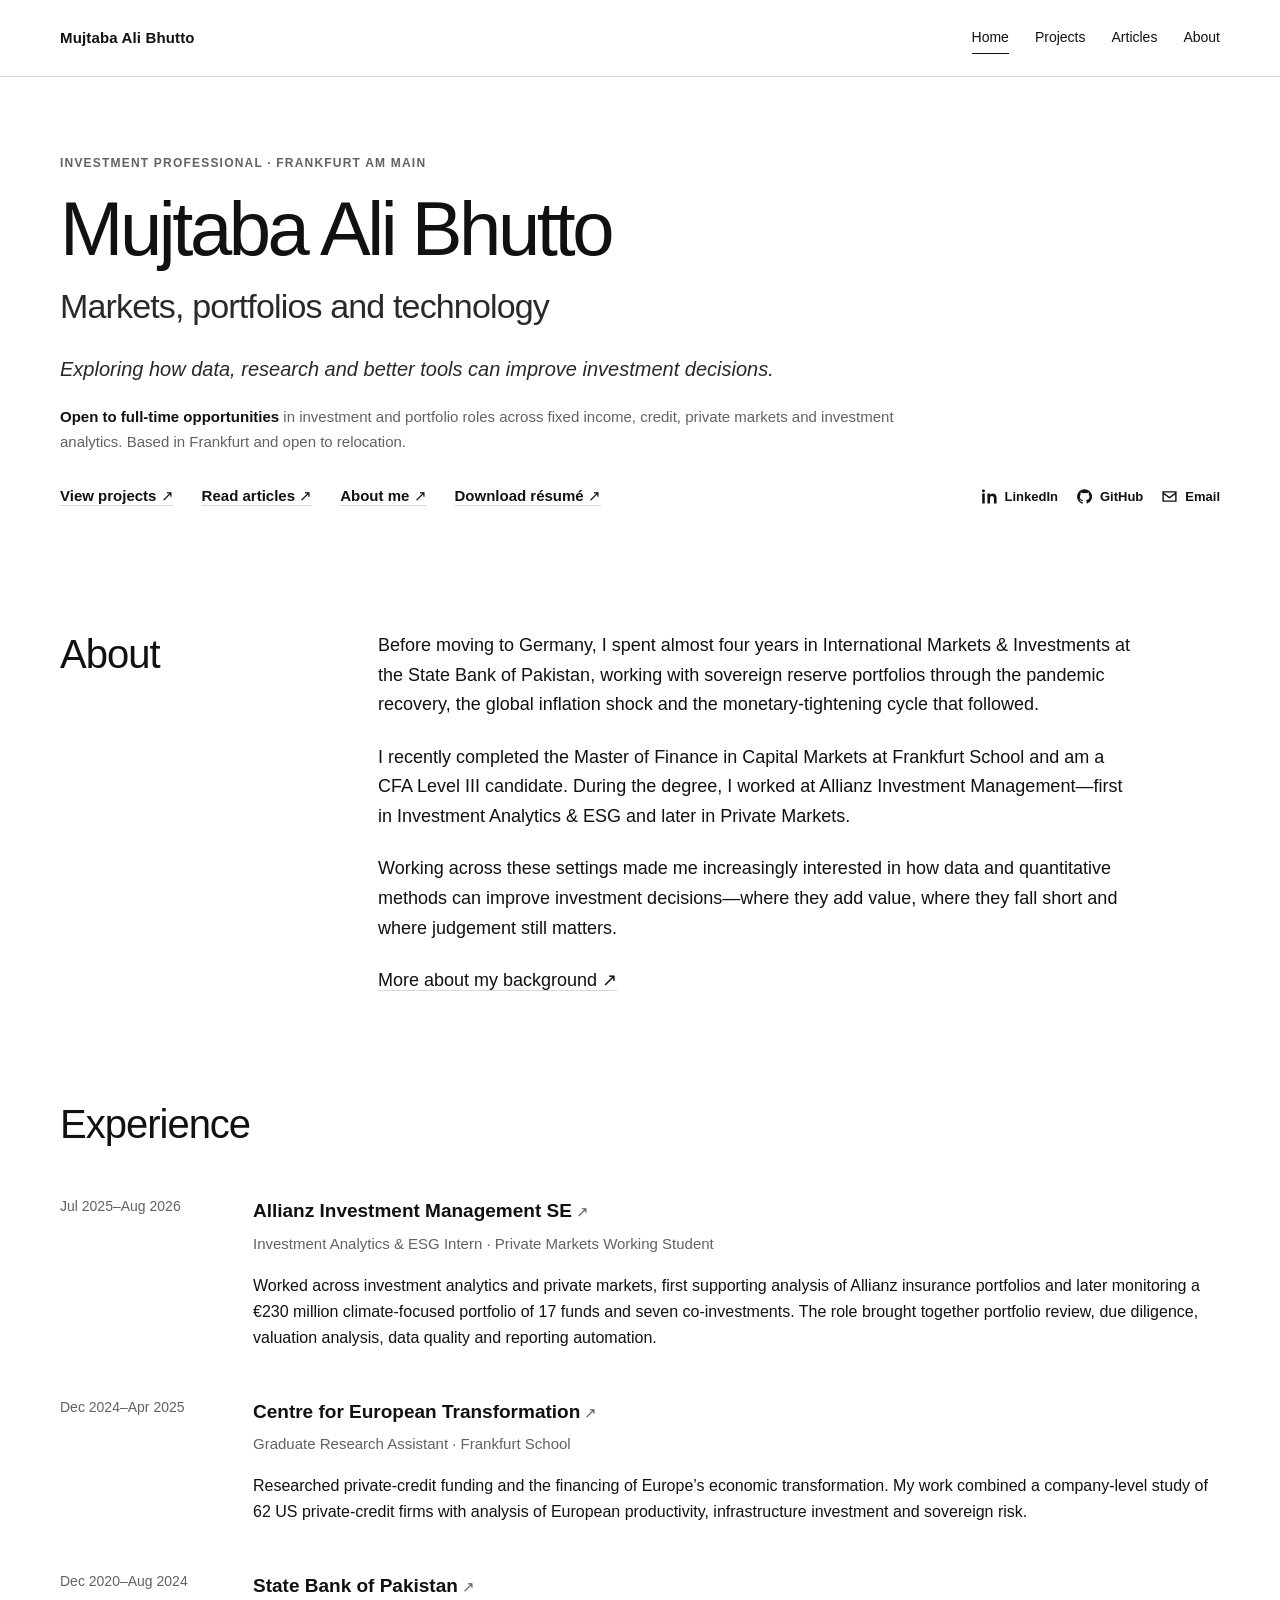
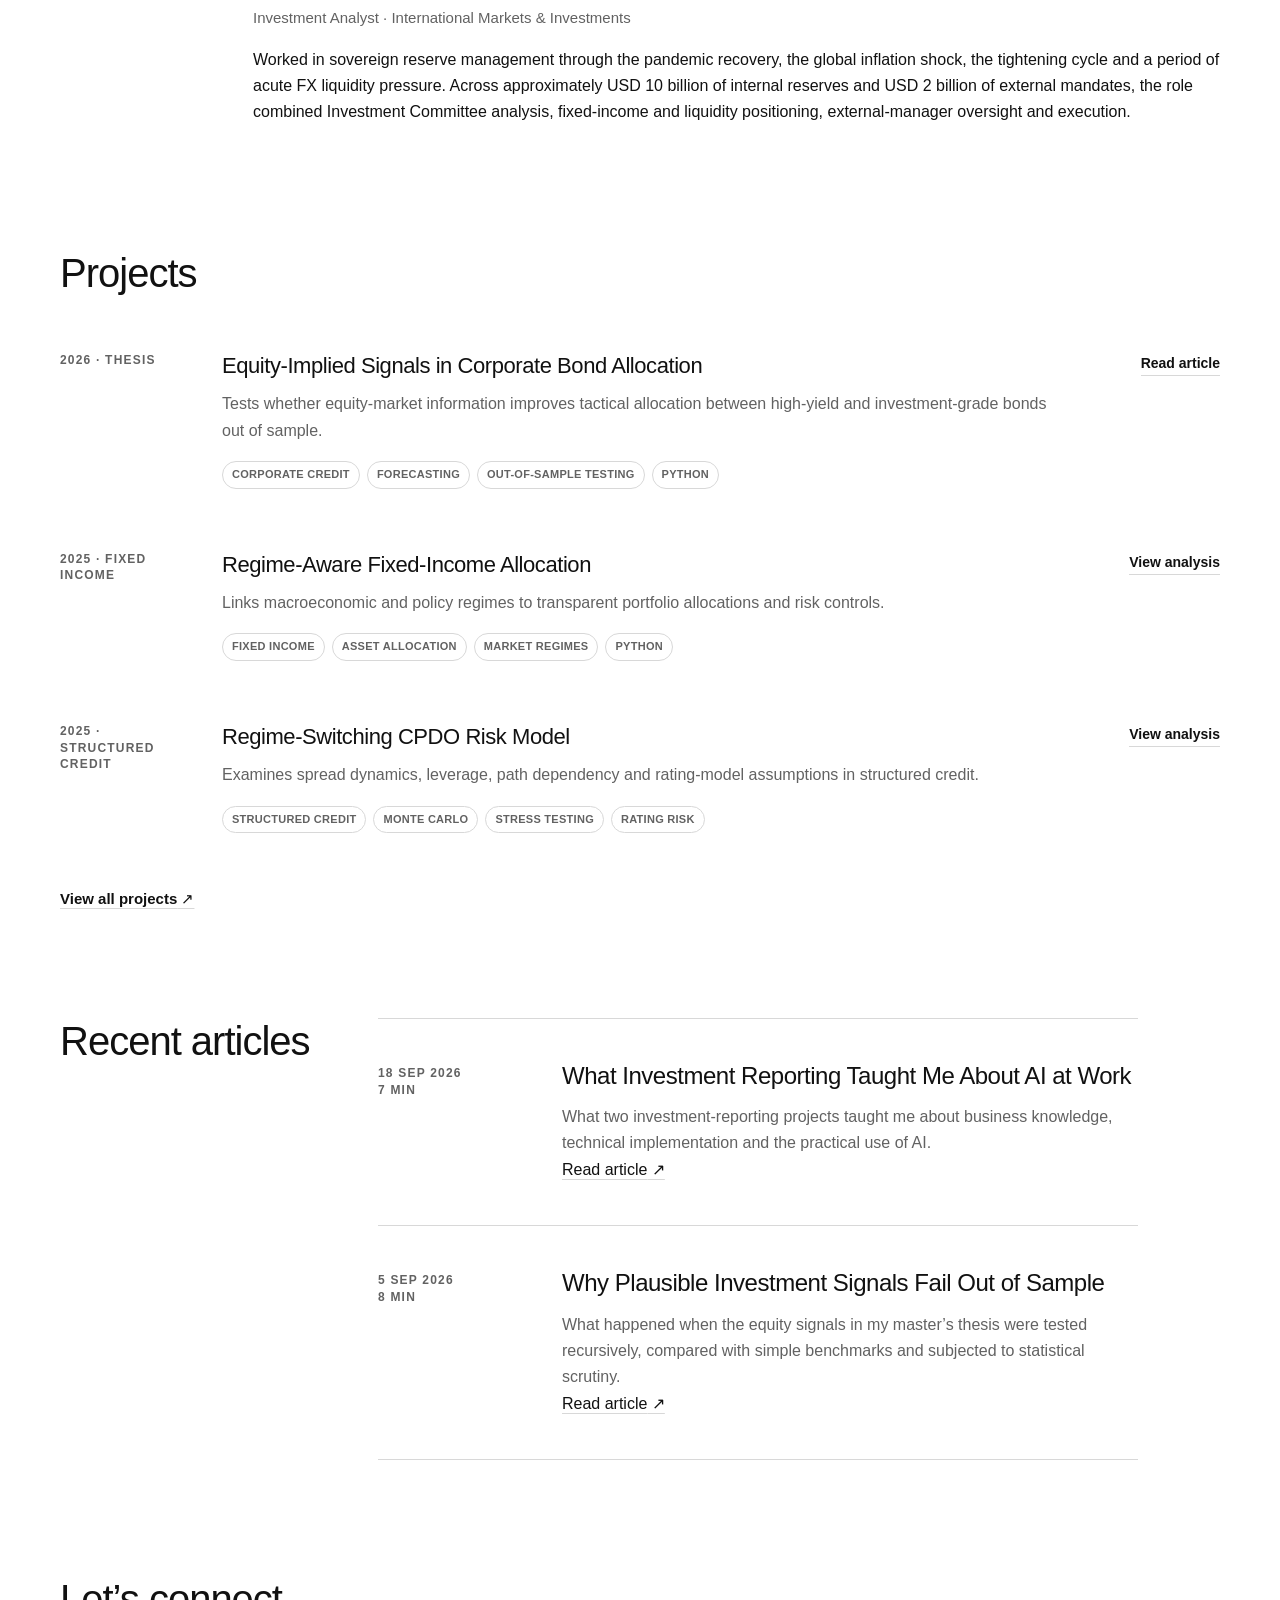
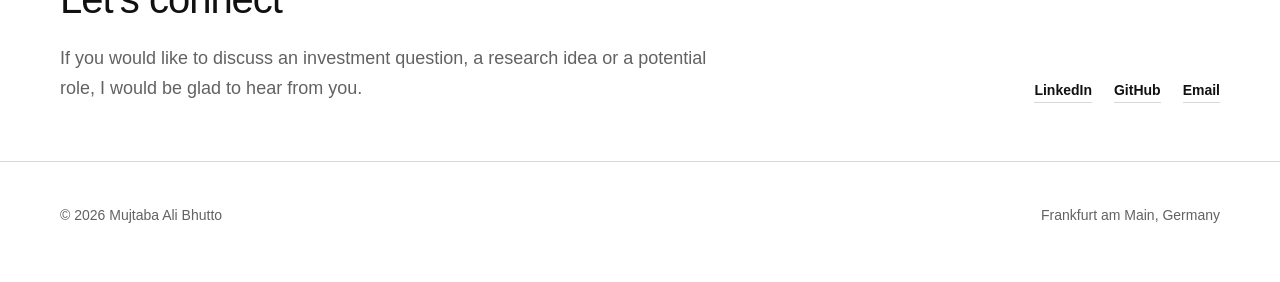
<file: index.html>
<!doctype html>
<html lang="en">
<head>
  <meta charset="utf-8">
  <meta name="viewport" content="width=device-width, initial-scale=1">
  <meta name="description" content="Mujtaba Ali Bhutto is an investment professional working across markets, portfolios and technology, with experience in sovereign reserves, fixed income and private markets.">
  <link rel="canonical" href="https://mujtababhutto.github.io/">
  <meta property="og:type" content="website">
  <meta property="og:site_name" content="Mujtaba Ali Bhutto">
  <meta property="og:title" content="Mujtaba Ali Bhutto | Investment Research &amp; Portfolio">
  <meta property="og:description" content="Markets, portfolios and technology — exploring how data, research and better tools can improve investment decisions.">
  <meta property="og:url" content="https://mujtababhutto.github.io/">
  <meta property="og:image" content="https://mujtababhutto.github.io/assets/images/social-preview.png">
  <meta property="og:image:secure_url" content="https://mujtababhutto.github.io/assets/images/social-preview.png">
  <meta property="og:image:type" content="image/png">
  <meta property="og:image:width" content="1200">
  <meta property="og:image:height" content="630">
  <meta property="og:image:alt" content="Mujtaba Ali Bhutto — markets, portfolios and technology">
  <meta name="twitter:card" content="summary_large_image">
  <meta name="twitter:title" content="Mujtaba Ali Bhutto | Investment Research &amp; Portfolio">
  <meta name="twitter:description" content="Markets, portfolios and technology — exploring how data, research and better tools can improve investment decisions.">
  <meta name="twitter:image" content="https://mujtababhutto.github.io/assets/images/social-preview.png">
  <title>Mujtaba Ali Bhutto | Investment Professional</title>
  <link rel="stylesheet" href="assets/css/styles.css?v=12">
</head>
<body class="home-page">
  <header class="site-header">
    <div class="container header-inner">
      <a class="site-name" href="./">Mujtaba Ali Bhutto</a>
      <nav class="site-nav" aria-label="Primary navigation">
        <a href="./" aria-current="page">Home</a>
        <a href="projects/">Projects</a>
        <a href="articles/">Articles</a>
        <a href="about/">About</a>
      </nav>
    </div>
  </header>

  <main>
    <section class="hero">
      <div class="container hero-single">
        <p class="eyebrow">Investment professional · Frankfurt am Main</p>
        <h1>Mujtaba Ali Bhutto</h1>
        <p class="hero-role">Markets, portfolios and technology</p>
        <p class="hero-copy"><em>Exploring how data, research and better tools can improve investment decisions.</em></p>
        <p class="hero-status"><strong>Open to full-time opportunities</strong> in investment and portfolio roles across fixed income, credit, private markets and investment analytics. Based in Frankfurt and open to relocation.</p>
        <div class="hero-actions">
          <div class="text-links">
            <a href="projects/">View projects</a>
            <a href="articles/">Read articles</a>
            <a href="about/">About me</a>
            <a href="assets/docs/Mujtaba-Ali-Bhutto-Resume.pdf" download>Download résumé</a>
          </div>
          <div class="social-links" aria-label="Contact links">
            <a class="icon-link" href="https://www.linkedin.com/in/mujtabaalibhutto/" aria-label="LinkedIn">
              <svg aria-hidden="true" viewBox="0 0 24 24"><path d="M5.3 7.9H1.7V22h3.6V7.9ZM3.5 2A2.1 2.1 0 1 0 3.5 6.2 2.1 2.1 0 0 0 3.5 2ZM22 13.9c0-4.2-2.2-6.2-5.2-6.2-2.4 0-3.5 1.3-4.1 2.2v-2H9.1V22h3.6v-7c0-1.8.4-3.6 2.7-3.6s2.9 2.1 2.9 3.7V22H22v-8.1Z"/></svg><span>LinkedIn</span>
            </a>
            <a class="icon-link" href="https://github.com/mujtababhutto" aria-label="GitHub">
              <svg aria-hidden="true" viewBox="0 0 24 24"><path d="M12 1.8a10.4 10.4 0 0 0-3.3 20.3c.5.1.7-.2.7-.5v-2c-2.8.6-3.4-1.2-3.4-1.2-.5-1.2-1.1-1.5-1.1-1.5-.9-.6.1-.6.1-.6 1 0 1.6 1.1 1.6 1.1.9 1.6 2.4 1.1 2.9.9.1-.7.4-1.1.7-1.3-2.3-.3-4.7-1.1-4.7-5.1 0-1.1.4-2 1.1-2.8-.1-.3-.5-1.3.1-2.8 0 0 .9-.3 2.9 1.1a10 10 0 0 1 5.3 0c2-1.4 2.9-1.1 2.9-1.1.6 1.5.2 2.5.1 2.8.7.8 1.1 1.7 1.1 2.8 0 4-2.4 4.8-4.7 5.1.4.3.7 1 .7 1.9v2.6c0 .3.2.6.7.5A10.4 10.4 0 0 0 12 1.8Z"/></svg><span>GitHub</span>
            </a>
            <a class="icon-link" href="about/#contact" aria-label="Email">
              <svg aria-hidden="true" viewBox="0 0 24 24"><path d="M2 4.5h20v15H2v-15Zm2 2v.3l8 5.6 8-5.6v-.3H4Zm16 11V9.2l-8 5.6-8-5.6v8.3h16Z"/></svg><span>Email</span>
            </a>
          </div>
        </div>
      </div>
    </section>

    <section class="section" aria-labelledby="about-heading">
      <div class="container content-grid">
        <div class="content-label"><h2 id="about-heading">About</h2></div>
        <div class="prose">
          <p>Before moving to Germany, I spent almost four years in International Markets &amp; Investments at the State Bank of Pakistan, working with sovereign reserve portfolios through the pandemic recovery, the global inflation shock and the monetary-tightening cycle that followed.</p>
          <p>I recently completed the Master of Finance in Capital Markets at Frankfurt School and am a CFA Level III candidate. During the degree, I worked at Allianz Investment Management—first in Investment Analytics &amp; ESG and later in Private Markets.</p>
          <p>Working across these settings made me increasingly interested in how data and quantitative methods can improve investment decisions—where they add value, where they fall short and where judgement still matters.</p>
          <a class="inline-link" href="about/">More about my background</a>
        </div>
      </div>
    </section>

    <section class="section" aria-labelledby="experience-heading">
      <div class="container">
        <div class="section-head">
          <h2 id="experience-heading">Experience</h2>
        </div>
        <div class="timeline">
          <article class="timeline-entry">
            <time>Jul 2025–Aug 2026</time>
            <div>
              <h3><a class="organisation-link" href="https://www.linkedin.com/company/allianz-investment-management/">Allianz Investment Management SE</a></h3>
              <p class="role">Investment Analytics &amp; ESG Intern · Private Markets Working Student</p>
              <p>Worked across investment analytics and private markets, first supporting analysis of Allianz insurance portfolios and later monitoring a €230 million climate-focused portfolio of 17 funds and seven co-investments. The role brought together portfolio review, due diligence, valuation analysis, data quality and reporting automation.</p>
            </div>
          </article>
          <article class="timeline-entry">
            <time>Dec 2024–Apr 2025</time>
            <div>
              <h3><a class="organisation-link" href="https://www.linkedin.com/company/centre-for-european-transformation/">Centre for European Transformation</a></h3>
              <p class="role">Graduate Research Assistant · Frankfurt School</p>
              <p>Researched private-credit funding and the financing of Europe’s economic transformation. My work combined a company-level study of 62 US private-credit firms with analysis of European productivity, infrastructure investment and sovereign risk.</p>
            </div>
          </article>
          <article class="timeline-entry">
            <time>Dec 2020–Aug 2024</time>
            <div>
              <h3><a class="organisation-link" href="https://www.linkedin.com/company/state-bank-of-pakistan/">State Bank of Pakistan</a></h3>
              <p class="role">Investment Analyst · International Markets &amp; Investments</p>
              <p>Worked in sovereign reserve management through the pandemic recovery, the global inflation shock, the tightening cycle and a period of acute FX liquidity pressure. Across approximately USD 10 billion of internal reserves and USD 2 billion of external mandates, the role combined Investment Committee analysis, fixed-income and liquidity positioning, external-manager oversight and execution.</p>
            </div>
          </article>
        </div>
      </div>
    </section>

    <section class="section" aria-labelledby="projects-heading">
      <div class="container">
        <div class="section-head">
          <h2 id="projects-heading">Projects</h2>
        </div>
        <div class="home-project-grid">
          <article class="home-project-card">
            <p class="project-meta">2026 · Thesis</p>
            <div>
              <h3>Equity-Implied Signals in Corporate Bond Allocation</h3>
              <p>Tests whether equity-market information improves tactical allocation between high-yield and investment-grade bonds out of sample.</p>
              <ul class="project-tags" aria-label="Topics">
                <li>Corporate credit</li><li>Forecasting</li><li>Out-of-sample testing</li><li>Python</li>
              </ul>
            </div>
            <div class="project-links">
              <a href="articles/can-equity-markets-help-time-corporate-bond-allocation/">Read article</a>
            </div>
          </article>
          <article class="home-project-card">
            <p class="project-meta">2025 · Fixed income</p>
            <div>
              <h3>Regime-Aware Fixed-Income Allocation</h3>
              <p>Links macroeconomic and policy regimes to transparent portfolio allocations and risk controls.</p>
              <ul class="project-tags" aria-label="Topics">
                <li>Fixed income</li><li>Asset allocation</li><li>Market regimes</li><li>Python</li>
              </ul>
            </div>
            <div class="project-links">
              <a href="https://mujtababhutto.github.io/Regime-Aware-Fixed-Income-Allocation/">View analysis</a>
            </div>
          </article>
          <article class="home-project-card">
            <p class="project-meta">2025 · Structured credit</p>
            <div>
              <h3>Regime-Switching CPDO Risk Model</h3>
              <p>Examines spread dynamics, leverage, path dependency and rating-model assumptions in structured credit.</p>
              <ul class="project-tags" aria-label="Topics">
                <li>Structured credit</li><li>Monte Carlo</li><li>Stress testing</li><li>Rating risk</li>
              </ul>
            </div>
            <div class="project-links">
              <a href="https://mujtababhutto.github.io/Regime-Switching-CPDO-Risk-Model/">View analysis</a>
            </div>
          </article>
        </div>
        <div class="text-links">
          <a href="projects/">View all projects</a>
        </div>
      </div>
    </section>

    <section class="section" aria-labelledby="recent-articles-heading">
      <div class="container content-grid">
        <div class="content-label"><h2 id="recent-articles-heading">Recent articles</h2></div>
        <div class="article-list">
          <article class="article-row">
            <p class="project-meta">18 Sep 2026<br>7 min</p>
            <div>
              <h2><a href="articles/what-investment-reporting-taught-me-about-ai-at-work/">What Investment Reporting Taught Me About AI at Work</a></h2>
              <p>What two investment-reporting projects taught me about business knowledge, technical implementation and the practical use of AI.</p>
              <a class="inline-link" href="articles/what-investment-reporting-taught-me-about-ai-at-work/">Read article</a>
            </div>
          </article>
          <article class="article-row">
            <p class="project-meta">5 Sep 2026<br>8 min</p>
            <div>
              <h2><a href="articles/why-plausible-investment-signals-fail-out-of-sample/">Why Plausible Investment Signals Fail Out of Sample</a></h2>
              <p>What happened when the equity signals in my master’s thesis were tested recursively, compared with simple benchmarks and subjected to statistical scrutiny.</p>
              <a class="inline-link" href="articles/why-plausible-investment-signals-fail-out-of-sample/">Read article</a>
            </div>
          </article>
        </div>
      </div>
    </section>

    <section class="section home-closing" aria-labelledby="connect-heading">
      <div class="container closing-grid">
        <div>
          <h2 id="connect-heading">Let’s connect</h2>
          <p>If you would like to discuss an investment question, a research idea or a potential role, I would be glad to hear from you.</p>
        </div>
        <div class="closing-links" aria-label="Contact links">
          <a href="https://www.linkedin.com/in/mujtabaalibhutto/">LinkedIn</a>
          <a href="https://github.com/mujtababhutto">GitHub</a>
          <a href="about/#contact">Email</a>
        </div>
      </div>
    </section>

  </main>

  <footer class="site-footer">
    <div class="container footer-inner">
      <span>© 2026 Mujtaba Ali Bhutto</span>
      <span>Frankfurt am Main, Germany</span>
    </div>
  </footer>
</body>
</html>
</file>
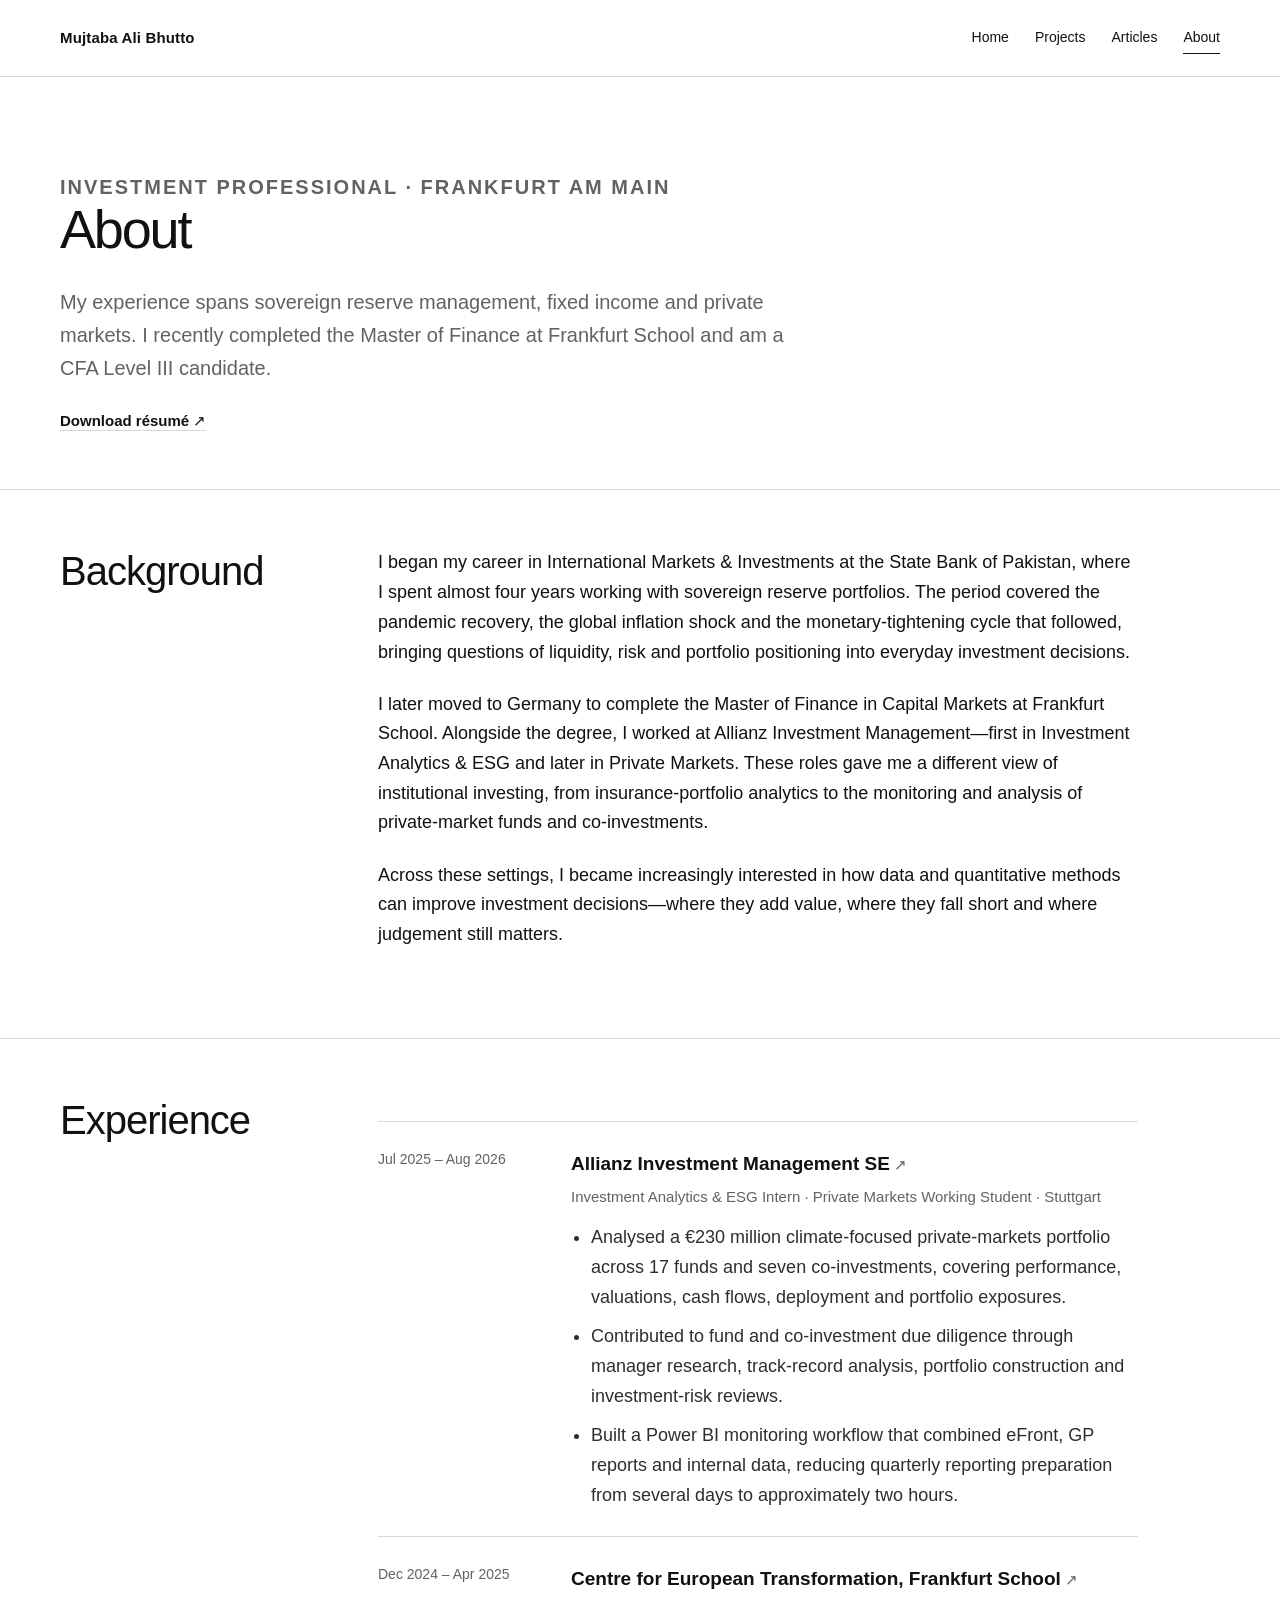
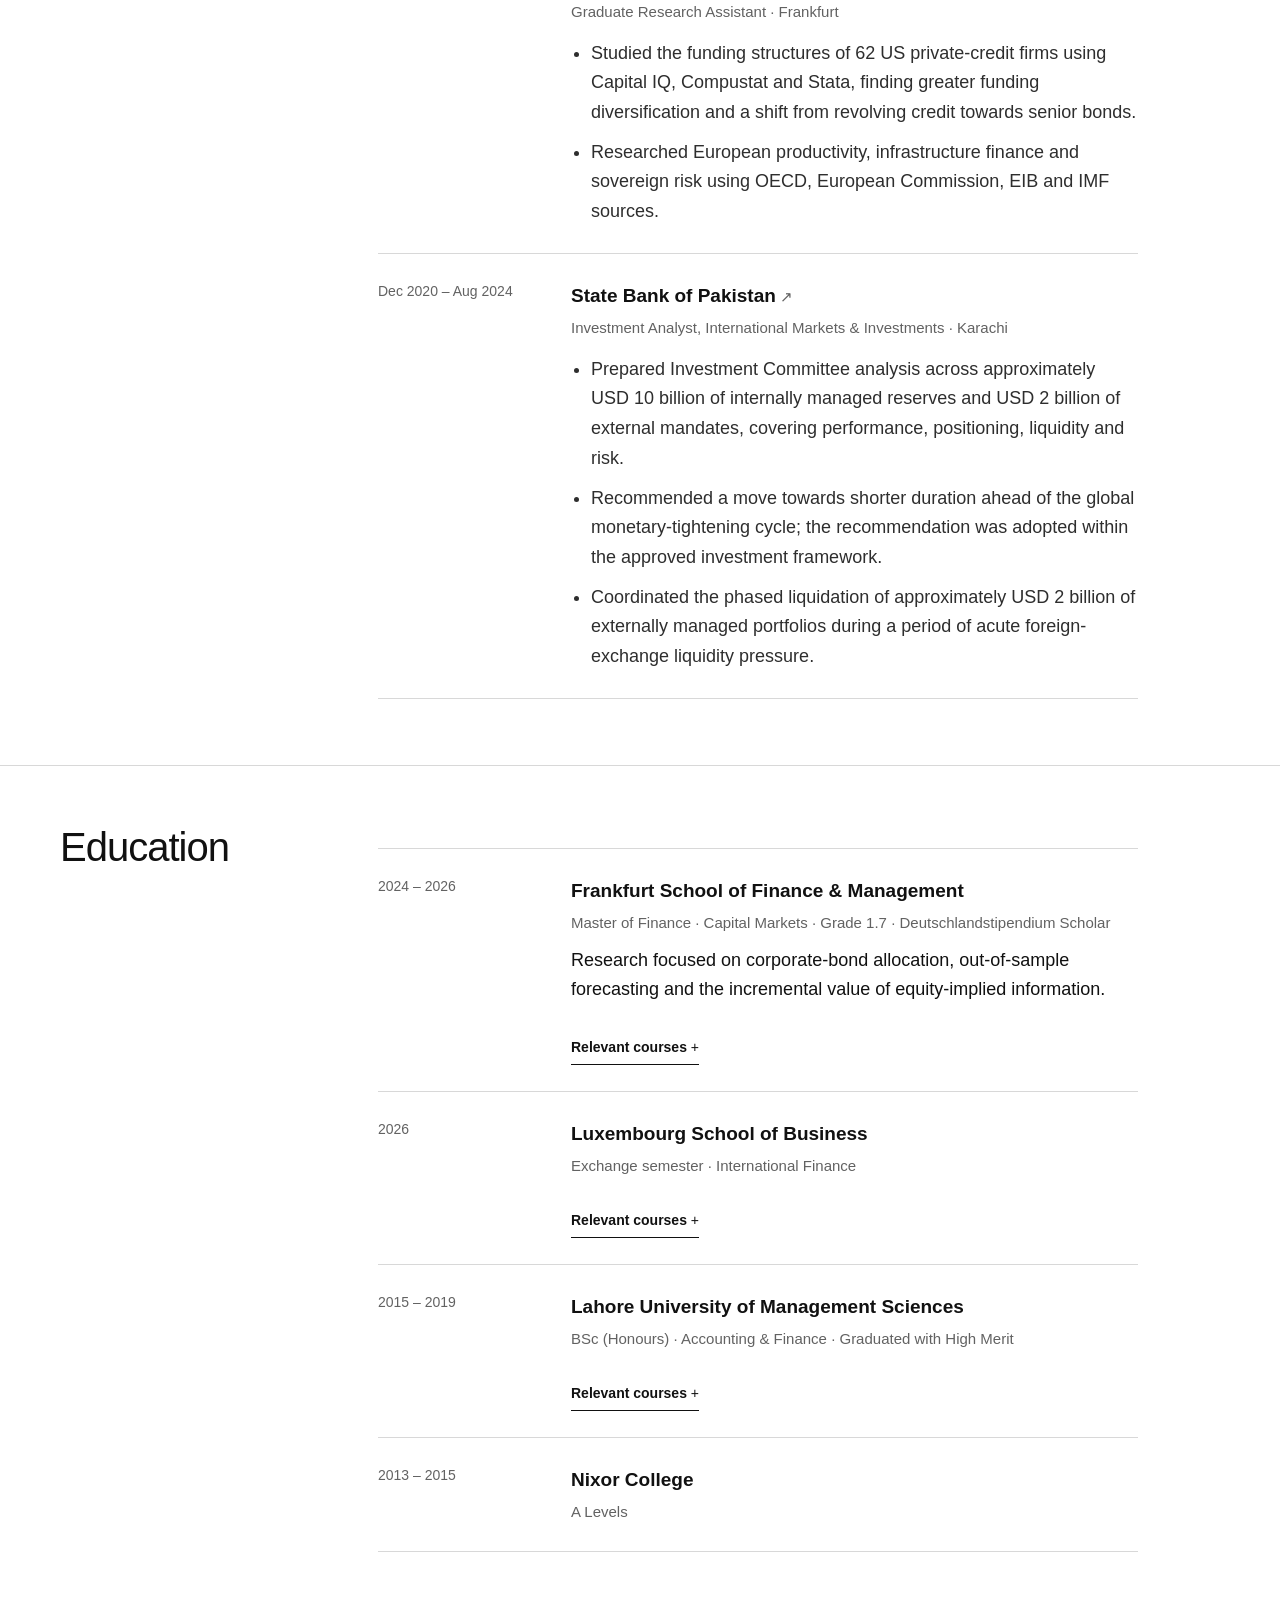
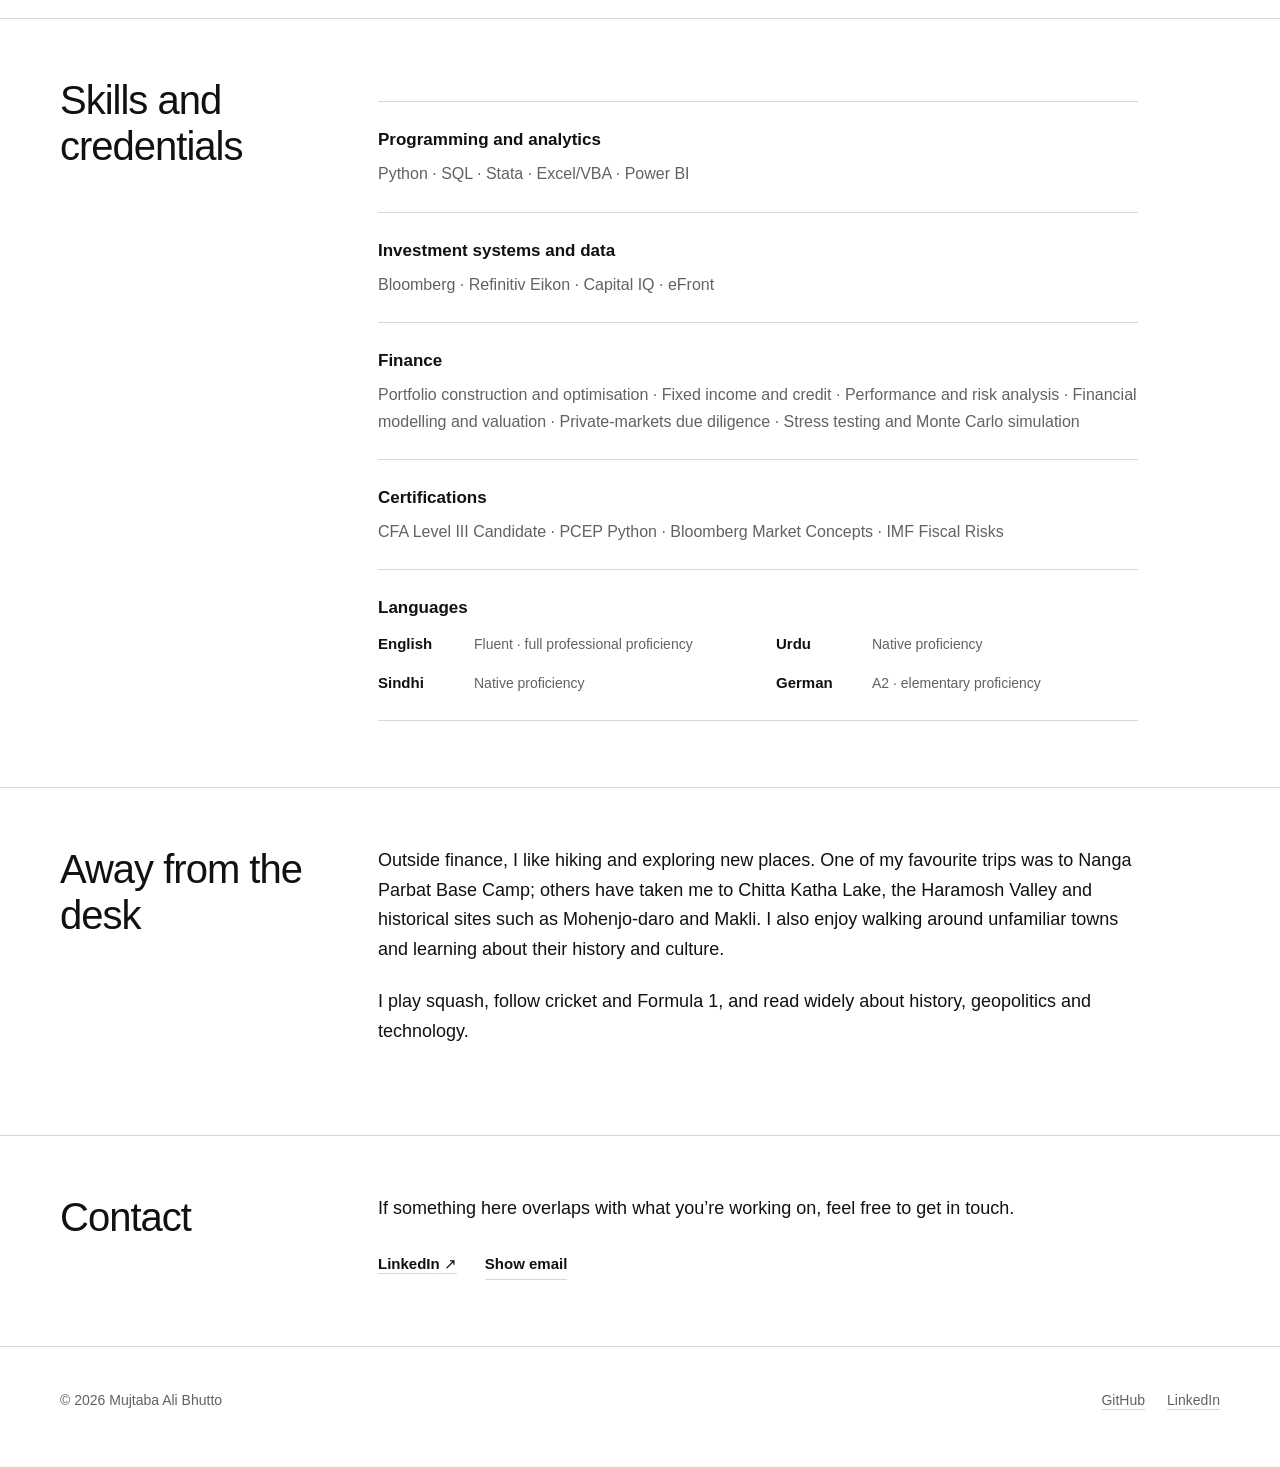
<file: about/index.html>
<!doctype html>
<html lang="en">
<head>
  <meta charset="utf-8">
  <meta name="viewport" content="width=device-width, initial-scale=1">
  <meta name="description" content="About Mujtaba Ali Bhutto — an investment professional with experience across sovereign reserves, fixed income and private markets.">
  <title>About — Mujtaba Ali Bhutto</title>
  <link rel="stylesheet" href="/assets/css/styles.css?v=7">
</head>
<body>
  <header class="site-header">
    <div class="container header-inner">
      <a class="site-name" href="/">Mujtaba Ali Bhutto</a>
      <nav class="site-nav" aria-label="Primary navigation">
        <a href="/">Home</a>
        <a href="/projects/">Projects</a>
        <a href="/articles/">Articles</a>
        <a href="/about/" aria-current="page">About</a>
      </nav>
    </div>
  </header>

  <main>
    <header class="page-header">
      <div class="container">
        <p class="eyebrow">Investment professional · Frankfurt am Main</p>
        <h1>About</h1>
        <p>My experience spans sovereign reserve management, fixed income and private markets. I recently completed the Master of Finance at Frankfurt School and am a CFA Level III candidate.</p>
        <div class="text-links page-header-links">
          <a href="/assets/docs/Mujtaba-Ali-Bhutto-Resume.pdf" download>Download résumé</a>
        </div>
      </div>
    </header>

    <section class="section" aria-labelledby="background">
      <div class="container content-grid">
        <div class="content-label"><h2 id="background">Background</h2></div>
        <div class="prose">
          <p>I began my career in International Markets &amp; Investments at the State Bank of Pakistan, where I spent almost four years working with sovereign reserve portfolios. The period covered the pandemic recovery, the global inflation shock and the monetary-tightening cycle that followed, bringing questions of liquidity, risk and portfolio positioning into everyday investment decisions.</p>
          <p>I later moved to Germany to complete the Master of Finance in Capital Markets at Frankfurt School. Alongside the degree, I worked at Allianz Investment Management—first in Investment Analytics &amp; ESG and later in Private Markets. These roles gave me a different view of institutional investing, from insurance-portfolio analytics to the monitoring and analysis of private-market funds and co-investments.</p>
          <p>Across these settings, I became increasingly interested in how data and quantitative methods can improve investment decisions—where they add value, where they fall short and where judgement still matters.</p>
        </div>
      </div>
    </section>

    <section class="section" aria-labelledby="experience">
      <div class="container content-grid">
        <div class="content-label"><h2 id="experience">Experience</h2></div>
        <div class="prose">
          <div class="timeline">
            <article class="timeline-entry">
              <time>Jul 2025 – Aug 2026</time>
              <div>
                <h3><a class="organisation-link" href="https://www.linkedin.com/company/allianz-investment-management/">Allianz Investment Management SE</a></h3>
                <p class="role">Investment Analytics &amp; ESG Intern · Private Markets Working Student · Stuttgart</p>
                <ul class="detail-list">
                  <li>Analysed a €230 million climate-focused private-markets portfolio across 17 funds and seven co-investments, covering performance, valuations, cash flows, deployment and portfolio exposures.</li>
                  <li>Contributed to fund and co-investment due diligence through manager research, track-record analysis, portfolio construction and investment-risk reviews.</li>
                  <li>Built a Power BI monitoring workflow that combined eFront, GP reports and internal data, reducing quarterly reporting preparation from several days to approximately two hours.</li>
                </ul>
              </div>
            </article>
            <article class="timeline-entry">
              <time>Dec 2024 – Apr 2025</time>
              <div>
                <h3><a class="organisation-link" href="https://www.linkedin.com/company/centre-for-european-transformation/">Centre for European Transformation, Frankfurt School</a></h3>
                <p class="role">Graduate Research Assistant · Frankfurt</p>
                <ul class="detail-list">
                  <li>Studied the funding structures of 62 US private-credit firms using Capital IQ, Compustat and Stata, finding greater funding diversification and a shift from revolving credit towards senior bonds.</li>
                  <li>Researched European productivity, infrastructure finance and sovereign risk using OECD, European Commission, EIB and IMF sources.</li>
                </ul>
              </div>
            </article>
            <article class="timeline-entry">
              <time>Dec 2020 – Aug 2024</time>
              <div>
                <h3><a class="organisation-link" href="https://www.linkedin.com/company/state-bank-of-pakistan/">State Bank of Pakistan</a></h3>
                <p class="role">Investment Analyst, International Markets &amp; Investments · Karachi</p>
                <ul class="detail-list">
                  <li>Prepared Investment Committee analysis across approximately USD 10 billion of internally managed reserves and USD 2 billion of external mandates, covering performance, positioning, liquidity and risk.</li>
                  <li>Recommended a move towards shorter duration ahead of the global monetary-tightening cycle; the recommendation was adopted within the approved investment framework.</li>
                  <li>Coordinated the phased liquidation of approximately USD 2 billion of externally managed portfolios during a period of acute foreign-exchange liquidity pressure.</li>
                </ul>
              </div>
            </article>
          </div>
        </div>
      </div>
    </section>

    <section class="section" aria-labelledby="education">
      <div class="container content-grid">
        <div class="content-label"><h2 id="education">Education</h2></div>
        <div class="prose">
          <div class="timeline">
            <article class="timeline-entry">
              <time>2024 – 2026</time>
              <div>
                <h3>Frankfurt School of Finance & Management</h3>
                <p class="role">Master of Finance · Capital Markets · Grade 1.7 · Deutschlandstipendium Scholar</p>
                <p>Research focused on corporate-bond allocation, out-of-sample forecasting and the incremental value of equity-implied information.</p>
                <details class="course-disclosure">
                  <summary>Relevant courses</summary>
                  <ul>
                    <li>Statistics &amp; Econometrics</li>
                    <li>Financial Products &amp; Modelling</li>
                    <li>Data Analytics &amp; Machine Learning in Finance</li>
                    <li>Market Risk Modelling</li>
                    <li>Derivatives Analysis</li>
                    <li>Financial Engineering</li>
                    <li>Portfolio Management</li>
                    <li>Portfolio Optimization in Continuous Time</li>
                  </ul>
                </details>
              </div>
            </article>
            <article class="timeline-entry">
              <time>2026</time>
              <div>
                <h3>Luxembourg School of Business</h3>
                <p class="role">Exchange semester · International Finance</p>
                <details class="course-disclosure">
                  <summary>Relevant courses</summary>
                  <ul>
                    <li>Advanced Modeling: Corporate Valuation 2</li>
                    <li>Investment Banking</li>
                    <li>Entrepreneurial Design Thinking</li>
                    <li>Ethics and Corporate Social Responsibility</li>
                  </ul>
                </details>
              </div>
            </article>
            <article class="timeline-entry">
              <time>2015 – 2019</time>
              <div>
                <h3>Lahore University of Management Sciences</h3>
                <p class="role">BSc (Honours) · Accounting &amp; Finance · Graduated with High Merit</p>
                <details class="course-disclosure">
                  <summary>Relevant courses</summary>
                  <ul>
                    <li>Investments</li>
                    <li>Financial Derivatives</li>
                    <li>Financial Modelling</li>
                    <li>Applied Corporate Finance</li>
                    <li>Financial Institutions &amp; Markets</li>
                    <li>Probability and Statistics</li>
                    <li>Decision Analysis</li>
                    <li>Optimization Methods in Management Science</li>
                  </ul>
                </details>
              </div>
            </article>
            <article class="timeline-entry">
              <time>2013 – 2015</time>
              <div>
                <h3>Nixor College</h3>
                <p class="role">A Levels</p>
              </div>
            </article>
          </div>
        </div>
      </div>
    </section>

    <section class="section" aria-labelledby="skills">
      <div class="container content-grid">
        <div class="content-label"><h2 id="skills">Skills and credentials</h2></div>
        <div class="prose">
          <div class="skill-groups">
            <div>
              <h3>Programming and analytics</h3>
              <p>Python · SQL · Stata · Excel/VBA · Power BI</p>
            </div>
            <div>
              <h3>Investment systems and data</h3>
              <p>Bloomberg · Refinitiv Eikon · Capital IQ · eFront</p>
            </div>
            <div>
              <h3>Finance</h3>
              <p>Portfolio construction and optimisation · Fixed income and credit · Performance and risk analysis · Financial modelling and valuation · Private-markets due diligence · Stress testing and Monte Carlo simulation</p>
            </div>
            <div>
              <h3>Certifications</h3>
              <p>CFA Level III Candidate · PCEP Python · Bloomberg Market Concepts · IMF Fiscal Risks</p>
            </div>
            <div>
              <h3>Languages</h3>
              <dl class="language-grid">
                <div><dt>English</dt><dd>Fluent · full professional proficiency</dd></div>
                <div><dt>Urdu</dt><dd>Native proficiency</dd></div>
                <div><dt>Sindhi</dt><dd>Native proficiency</dd></div>
                <div><dt>German</dt><dd>A2 · elementary proficiency</dd></div>
              </dl>
            </div>
          </div>
        </div>
      </div>
    </section>

    <section class="section" aria-labelledby="outside-finance">
      <div class="container content-grid">
        <div class="content-label"><h2 id="outside-finance">Away from the desk</h2></div>
        <div class="prose">
          <p>Outside finance, I like hiking and exploring new places. One of my favourite trips was to Nanga Parbat Base Camp; others have taken me to Chitta Katha Lake, the Haramosh Valley and historical sites such as Mohenjo-daro and Makli. I also enjoy walking around unfamiliar towns and learning about their history and culture.</p>
          <p>I play squash, follow cricket and Formula 1, and read widely about history, geopolitics and technology.</p>
        </div>
      </div>
    </section>

    <section class="section" aria-labelledby="contact">
      <div class="container content-grid">
        <div class="content-label"><h2 id="contact">Contact</h2></div>
        <div class="prose">
          <p>If something here overlaps with what you’re working on, feel free to get in touch.</p>
          <div class="text-links contact-links">
            <a href="https://www.linkedin.com/in/mujtabaalibhutto/">LinkedIn</a>
            <button class="email-reveal" id="show-email" type="button">Show email</button>
            <span id="email-output" class="email-output" aria-live="polite"></span>
          </div>
        </div>
      </div>
    </section>
  </main>

  <footer class="site-footer">
    <div class="container footer-inner">
      <span>© 2026 Mujtaba Ali Bhutto</span>
      <div class="footer-links">
        <a href="https://github.com/mujtababhutto">GitHub</a>
        <a href="https://www.linkedin.com/in/mujtabaalibhutto/">LinkedIn</a>
      </div>
    </div>
  </footer>
  <script>
    const emailButton = document.getElementById('show-email');
    const emailOutput = document.getElementById('email-output');
    emailButton.addEventListener('click', () => {
      const address = ['mujtabaali.bhutto', 'live.com'].join('@');
      const link = document.createElement('a');
      link.href = `mailto:${address}`;
      link.textContent = address;
      emailOutput.replaceChildren(link);
      emailButton.hidden = true;
    });
  </script>
</body>
</html>
</file>
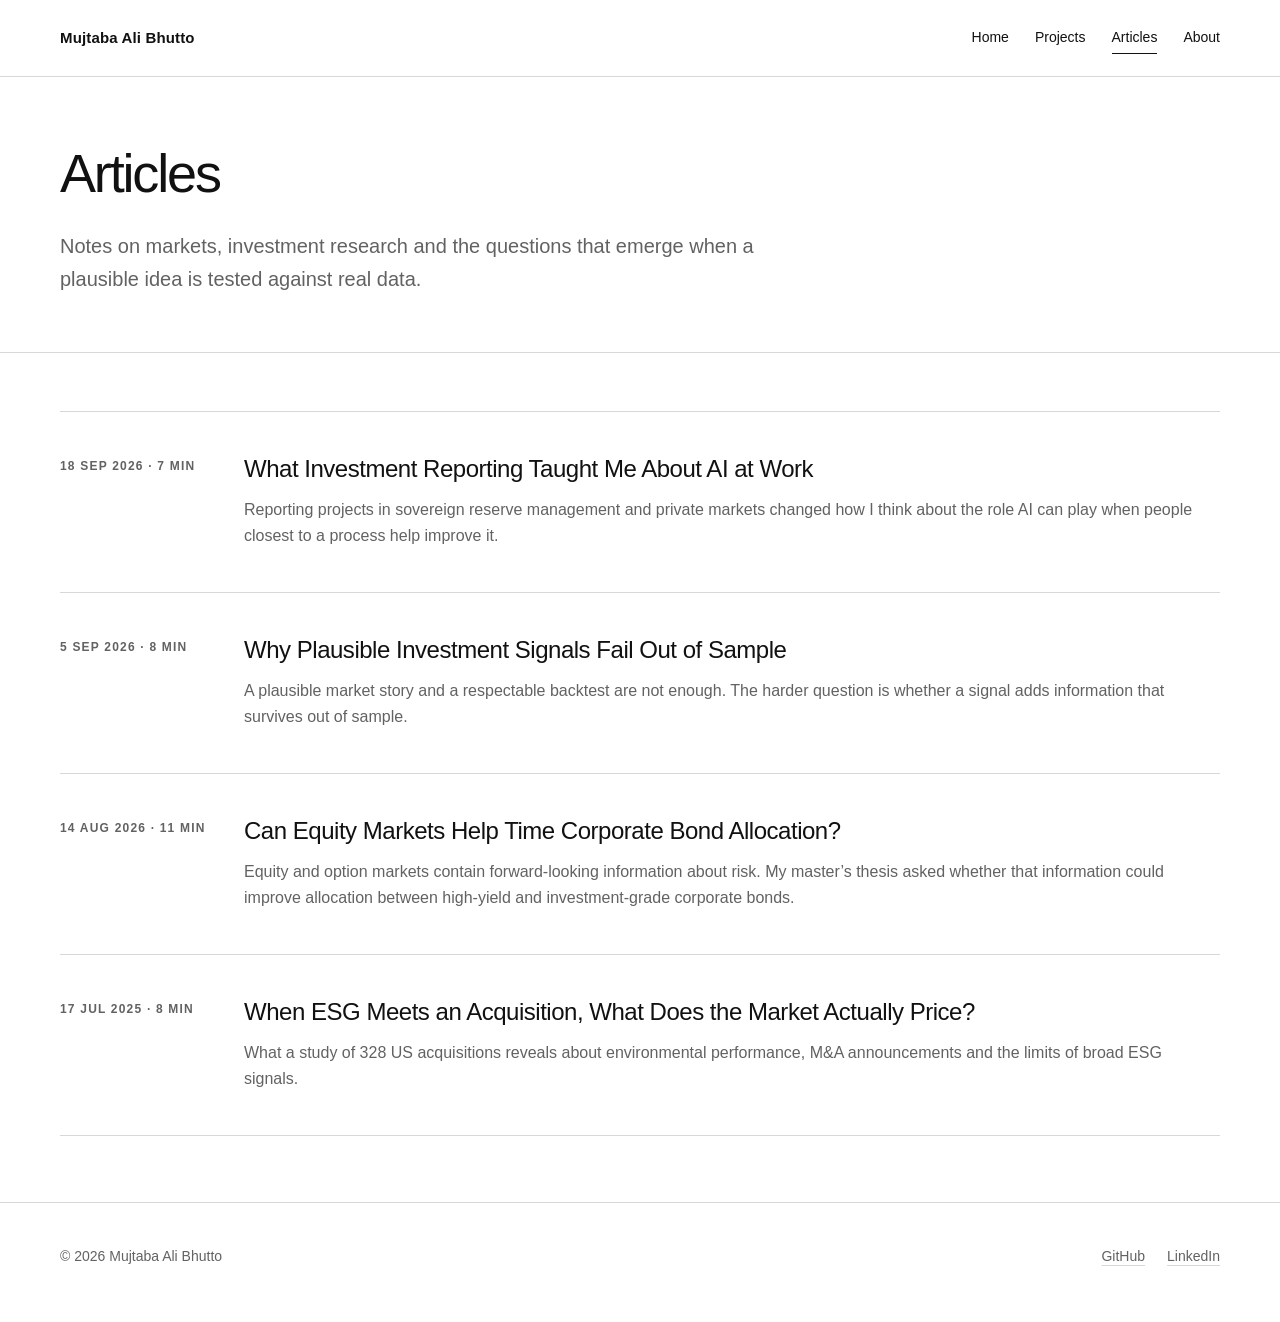
<file: articles/index.html>
<!doctype html>
<html lang="en">
<head>
  <meta charset="utf-8">
  <meta name="viewport" content="width=device-width, initial-scale=1">
  <meta name="description" content="Articles on markets, investment research and quantitative finance by Mujtaba Ali Bhutto.">
  <title>Articles — Mujtaba Ali Bhutto</title>
  <link rel="stylesheet" href="/assets/css/styles.css?v=12">
</head>
<body>
  <header class="site-header">
    <div class="container header-inner">
      <a class="site-name" href="/">Mujtaba Ali Bhutto</a>
      <nav class="site-nav" aria-label="Primary navigation">
        <a href="/">Home</a>
        <a href="/projects/">Projects</a>
        <a href="/articles/" aria-current="page">Articles</a>
        <a href="/about/">About</a>
      </nav>
    </div>
  </header>

  <main>
    <header class="page-header">
      <div class="container">
        <h1>Articles</h1>
        <p>Notes on markets, investment research and the questions that emerge when a plausible idea is tested against real data.</p>
      </div>
    </header>

    <section class="section">
      <div class="container article-list">
        <article class="article-row">
          <p class="project-meta">18 Sep 2026 · 7 min</p>
          <div>
            <h2><a href="/articles/what-investment-reporting-taught-me-about-ai-at-work/">What Investment Reporting Taught Me About AI at Work</a></h2>
            <p>Reporting projects in sovereign reserve management and private markets changed how I think about the role AI can play when people closest to a process help improve it.</p>
          </div>
        </article>
        <article class="article-row">
          <p class="project-meta">5 Sep 2026 · 8 min</p>
          <div>
            <h2><a href="/articles/why-plausible-investment-signals-fail-out-of-sample/">Why Plausible Investment Signals Fail Out of Sample</a></h2>
            <p>A plausible market story and a respectable backtest are not enough. The harder question is whether a signal adds information that survives out of sample.</p>
          </div>
        </article>
        <article class="article-row">
          <p class="project-meta">14 Aug 2026 · 11 min</p>
          <div>
            <h2><a href="/articles/can-equity-markets-help-time-corporate-bond-allocation/">Can Equity Markets Help Time Corporate Bond Allocation?</a></h2>
            <p>Equity and option markets contain forward-looking information about risk. My master’s thesis asked whether that information could improve allocation between high-yield and investment-grade corporate bonds.</p>
          </div>
        </article>
        <article class="article-row">
          <p class="project-meta">17 Jul 2025 · 8 min</p>
          <div>
            <h2><a href="/articles/when-esg-meets-an-acquisition/">When ESG Meets an Acquisition, What Does the Market Actually Price?</a></h2>
            <p>What a study of 328 US acquisitions reveals about environmental performance, M&amp;A announcements and the limits of broad ESG signals.</p>
          </div>
        </article>
      </div>
    </section>
  </main>

  <footer class="site-footer">
    <div class="container footer-inner">
      <span>© 2026 Mujtaba Ali Bhutto</span>
      <div class="footer-links">
        <a href="https://github.com/mujtababhutto">GitHub</a>
        <a href="https://www.linkedin.com/in/mujtabaalibhutto/">LinkedIn</a>
      </div>
    </div>
  </footer>
</body>
</html>
</file>
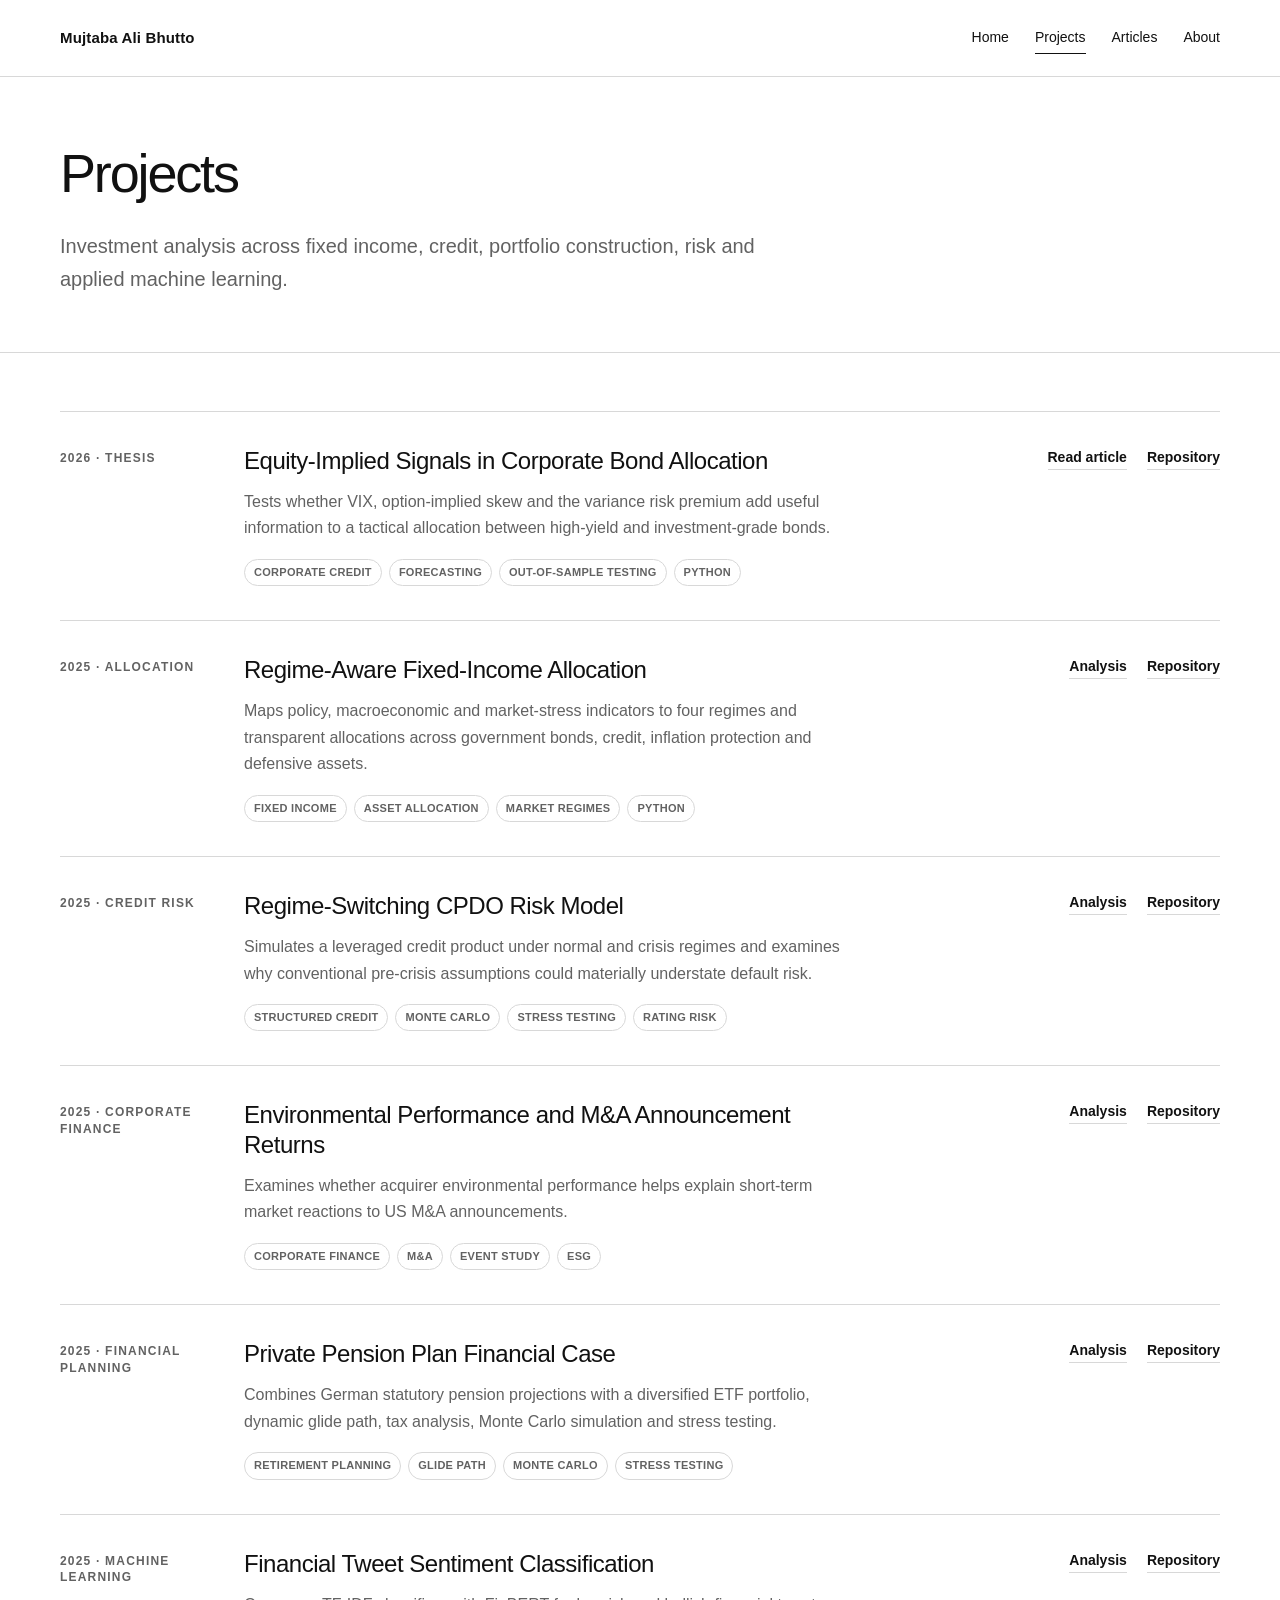
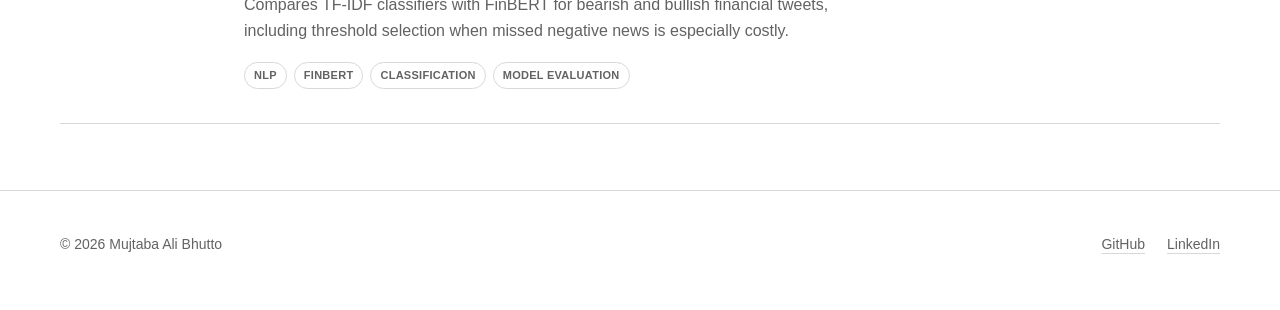
<file: projects/index.html>
<!doctype html>
<html lang="en">
<head>
  <meta charset="utf-8">
  <meta name="viewport" content="width=device-width, initial-scale=1">
  <meta name="description" content="Investment research, models and tools by Mujtaba Ali Bhutto.">
  <title>Work — Mujtaba Ali Bhutto</title>
  <link rel="stylesheet" href="/assets/css/styles.css?v=7">
</head>
<body>
  <header class="site-header">
    <div class="container header-inner">
      <a class="site-name" href="/">Mujtaba Ali Bhutto</a>
      <nav class="site-nav" aria-label="Primary navigation">
        <a href="/">Home</a>
        <a href="/projects/" aria-current="page">Projects</a>
        <a href="/articles/">Articles</a>
        <a href="/about/">About</a>
      </nav>
    </div>
  </header>

  <main>
    <header class="page-header">
      <div class="container">
        <h1>Projects</h1>
        <p>Investment analysis across fixed income, credit, portfolio construction, risk and applied machine learning.</p>
      </div>
    </header>

    <section class="section">
      <div class="container">
        <div class="project-list">
          <article class="project-row" id="thesis">
            <p class="project-meta">2026 · Thesis</p>
            <div>
              <h2>Equity-Implied Signals in Corporate Bond Allocation</h2>
              <p>Tests whether VIX, option-implied skew and the variance risk premium add useful information to a tactical allocation between high-yield and investment-grade bonds.</p>
              <ul class="project-tags" aria-label="Topics"><li>Corporate credit</li><li>Forecasting</li><li>Out-of-sample testing</li><li>Python</li></ul>
            </div>
            <div class="project-links">
              <a href="/articles/can-equity-markets-help-time-corporate-bond-allocation/">Read article</a>
              <a href="https://github.com/mujtababhutto/Equity-implied-signals-in-corporate-bond-allocation">Repository</a>
            </div>
          </article>

          <article class="project-row" id="regime-allocation">
            <p class="project-meta">2025 · Allocation</p>
            <div>
              <h2>Regime-Aware Fixed-Income Allocation</h2>
              <p>Maps policy, macroeconomic and market-stress indicators to four regimes and transparent allocations across government bonds, credit, inflation protection and defensive assets.</p>
              <ul class="project-tags" aria-label="Topics"><li>Fixed income</li><li>Asset allocation</li><li>Market regimes</li><li>Python</li></ul>
            </div>
            <div class="project-links">
              <a href="https://mujtababhutto.github.io/Regime-Aware-Fixed-Income-Allocation/">Analysis</a>
              <a href="https://github.com/mujtababhutto/Regime-Aware-Fixed-Income-Allocation">Repository</a>
            </div>
          </article>

          <article class="project-row" id="cpdo">
            <p class="project-meta">2025 · Credit risk</p>
            <div>
              <h2>Regime-Switching CPDO Risk Model</h2>
              <p>Simulates a leveraged credit product under normal and crisis regimes and examines why conventional pre-crisis assumptions could materially understate default risk.</p>
              <ul class="project-tags" aria-label="Topics"><li>Structured credit</li><li>Monte Carlo</li><li>Stress testing</li><li>Rating risk</li></ul>
            </div>
            <div class="project-links">
              <a href="https://mujtababhutto.github.io/Regime-Switching-CPDO-Risk-Model/">Analysis</a>
              <a href="https://github.com/mujtababhutto/Regime-Switching-CPDO-Risk-Model">Repository</a>
            </div>
          </article>

          <article class="project-row" id="environmental-ma">
            <p class="project-meta">2025 · Corporate finance</p>
            <div>
              <h2>Environmental Performance and M&amp;A Announcement Returns</h2>
              <p>Examines whether acquirer environmental performance helps explain short-term market reactions to US M&amp;A announcements.</p>
              <ul class="project-tags" aria-label="Topics"><li>Corporate finance</li><li>M&amp;A</li><li>Event study</li><li>ESG</li></ul>
            </div>
            <div class="project-links">
              <a href="https://mujtababhutto.github.io/Environmental-Performance-and-M-A-Announcement-Returns/">Analysis</a>
              <a href="https://github.com/mujtababhutto/Environmental-Performance-and-M-A-Announcement-Returns">Repository</a>
            </div>
          </article>

          <article class="project-row">
            <p class="project-meta">2025 · Financial planning</p>
            <div>
              <h2>Private Pension Plan Financial Case</h2>
              <p>Combines German statutory pension projections with a diversified ETF portfolio, dynamic glide path, tax analysis, Monte Carlo simulation and stress testing.</p>
              <ul class="project-tags" aria-label="Topics"><li>Retirement planning</li><li>Glide path</li><li>Monte Carlo</li><li>Stress testing</li></ul>
            </div>
            <div class="project-links">
              <a href="https://mujtababhutto.github.io/Private-Pension-Plan-Financial-Case/">Analysis</a>
              <a href="https://github.com/mujtababhutto/Private-Pension-Plan-Financial-Case">Repository</a>
            </div>
          </article>

          <article class="project-row">
            <p class="project-meta">2025 · Machine learning</p>
            <div>
              <h2>Financial Tweet Sentiment Classification</h2>
              <p>Compares TF-IDF classifiers with FinBERT for bearish and bullish financial tweets, including threshold selection when missed negative news is especially costly.</p>
              <ul class="project-tags" aria-label="Topics"><li>NLP</li><li>FinBERT</li><li>Classification</li><li>Model evaluation</li></ul>
            </div>
            <div class="project-links">
              <a href="https://mujtababhutto.github.io/Financial-Tweet-Sentiment-Classification/">Analysis</a>
              <a href="https://github.com/mujtababhutto/Financial-Tweet-Sentiment-Classification">Repository</a>
            </div>
          </article>
        </div>
      </div>
    </section>

  </main>

  <footer class="site-footer">
    <div class="container footer-inner">
      <span>© 2026 Mujtaba Ali Bhutto</span>
      <div class="footer-links">
        <a href="https://github.com/mujtababhutto">GitHub</a>
        <a href="https://www.linkedin.com/in/mujtabaalibhutto/">LinkedIn</a>
      </div>
    </div>
  </footer>
</body>
</html>
</file>
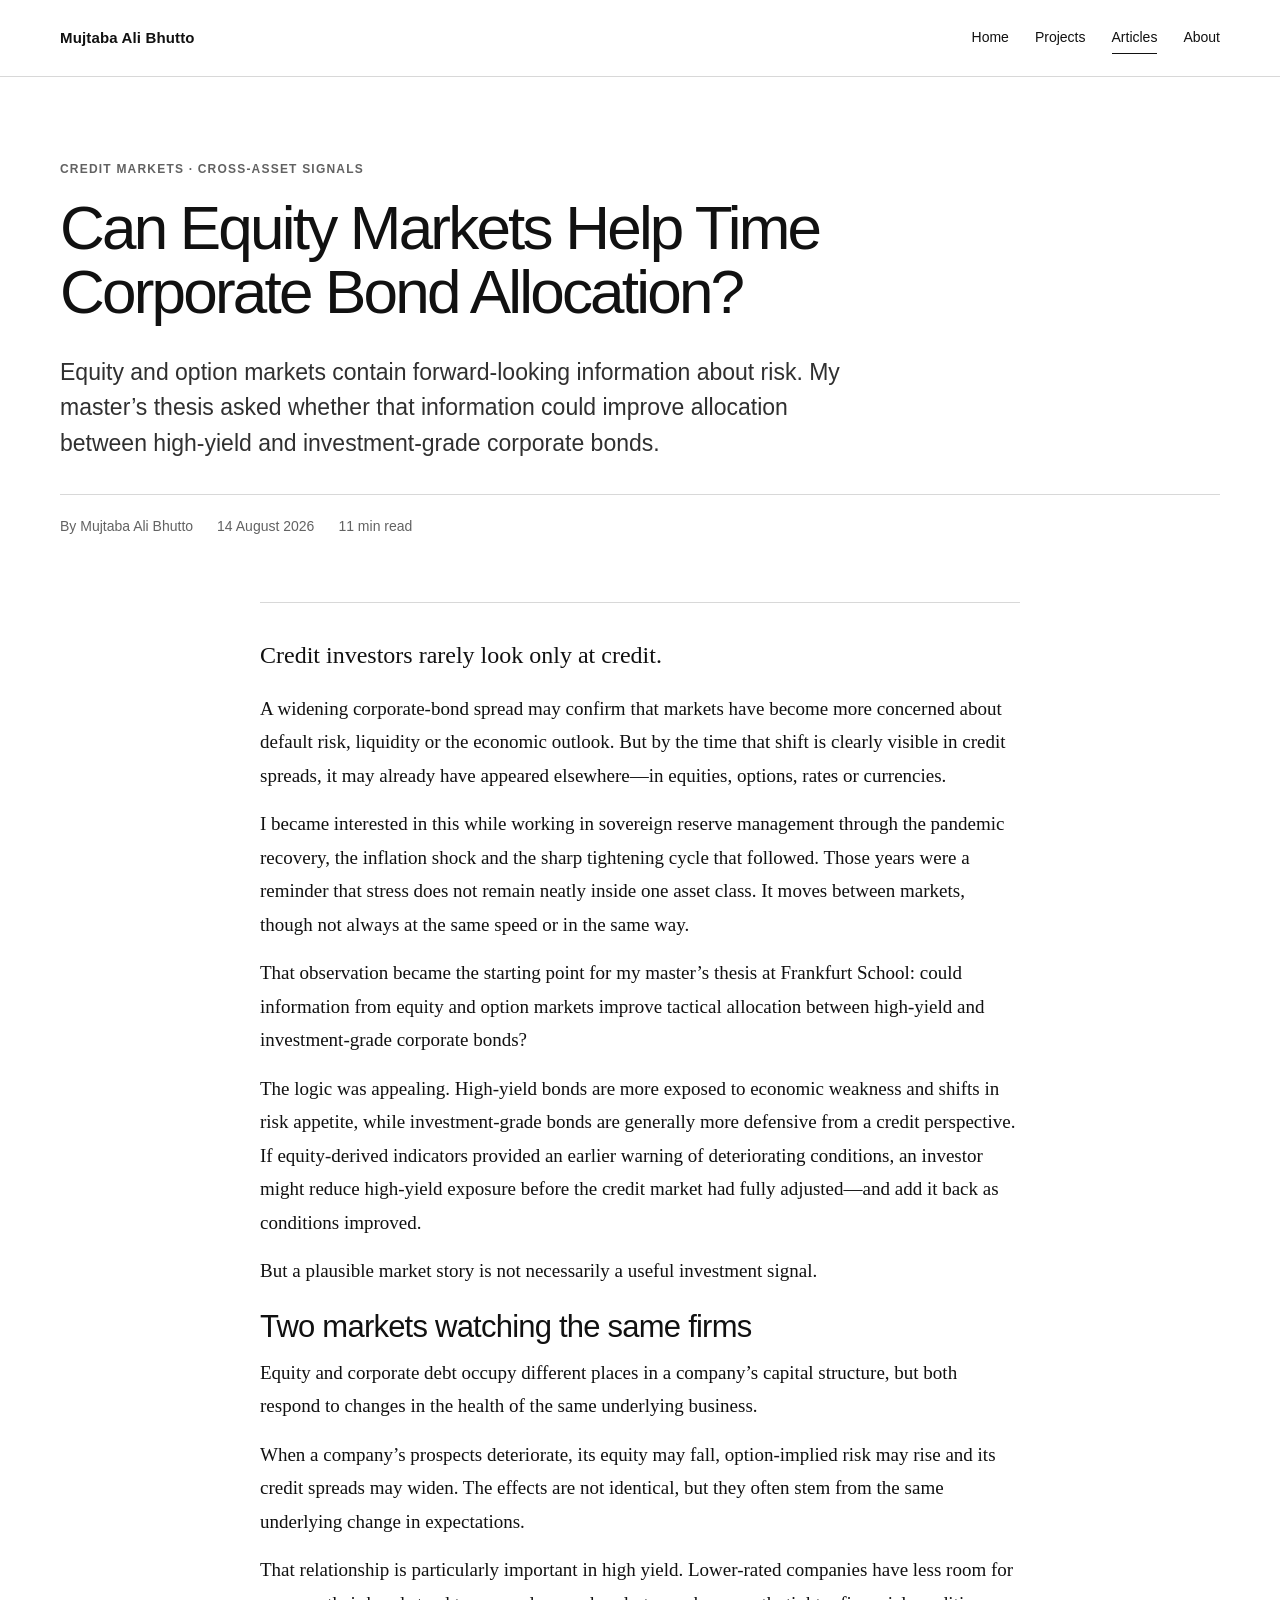
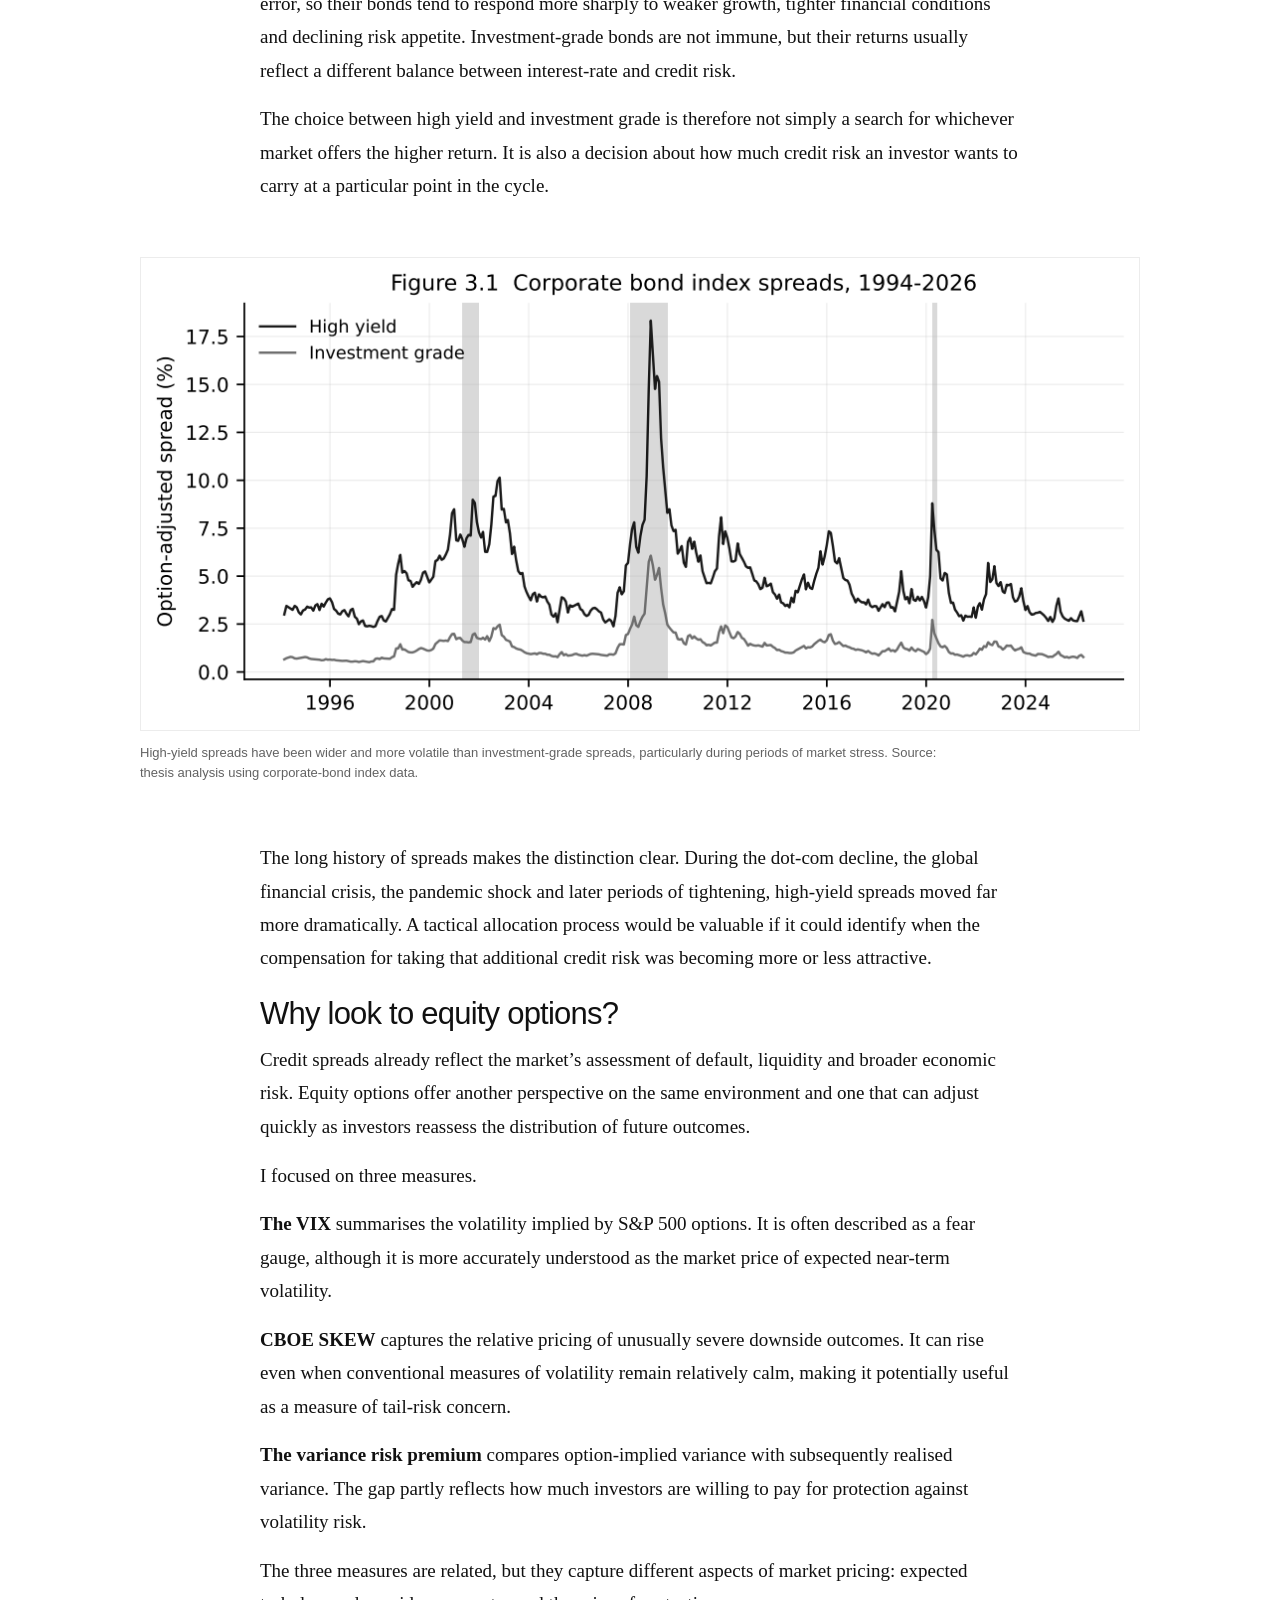
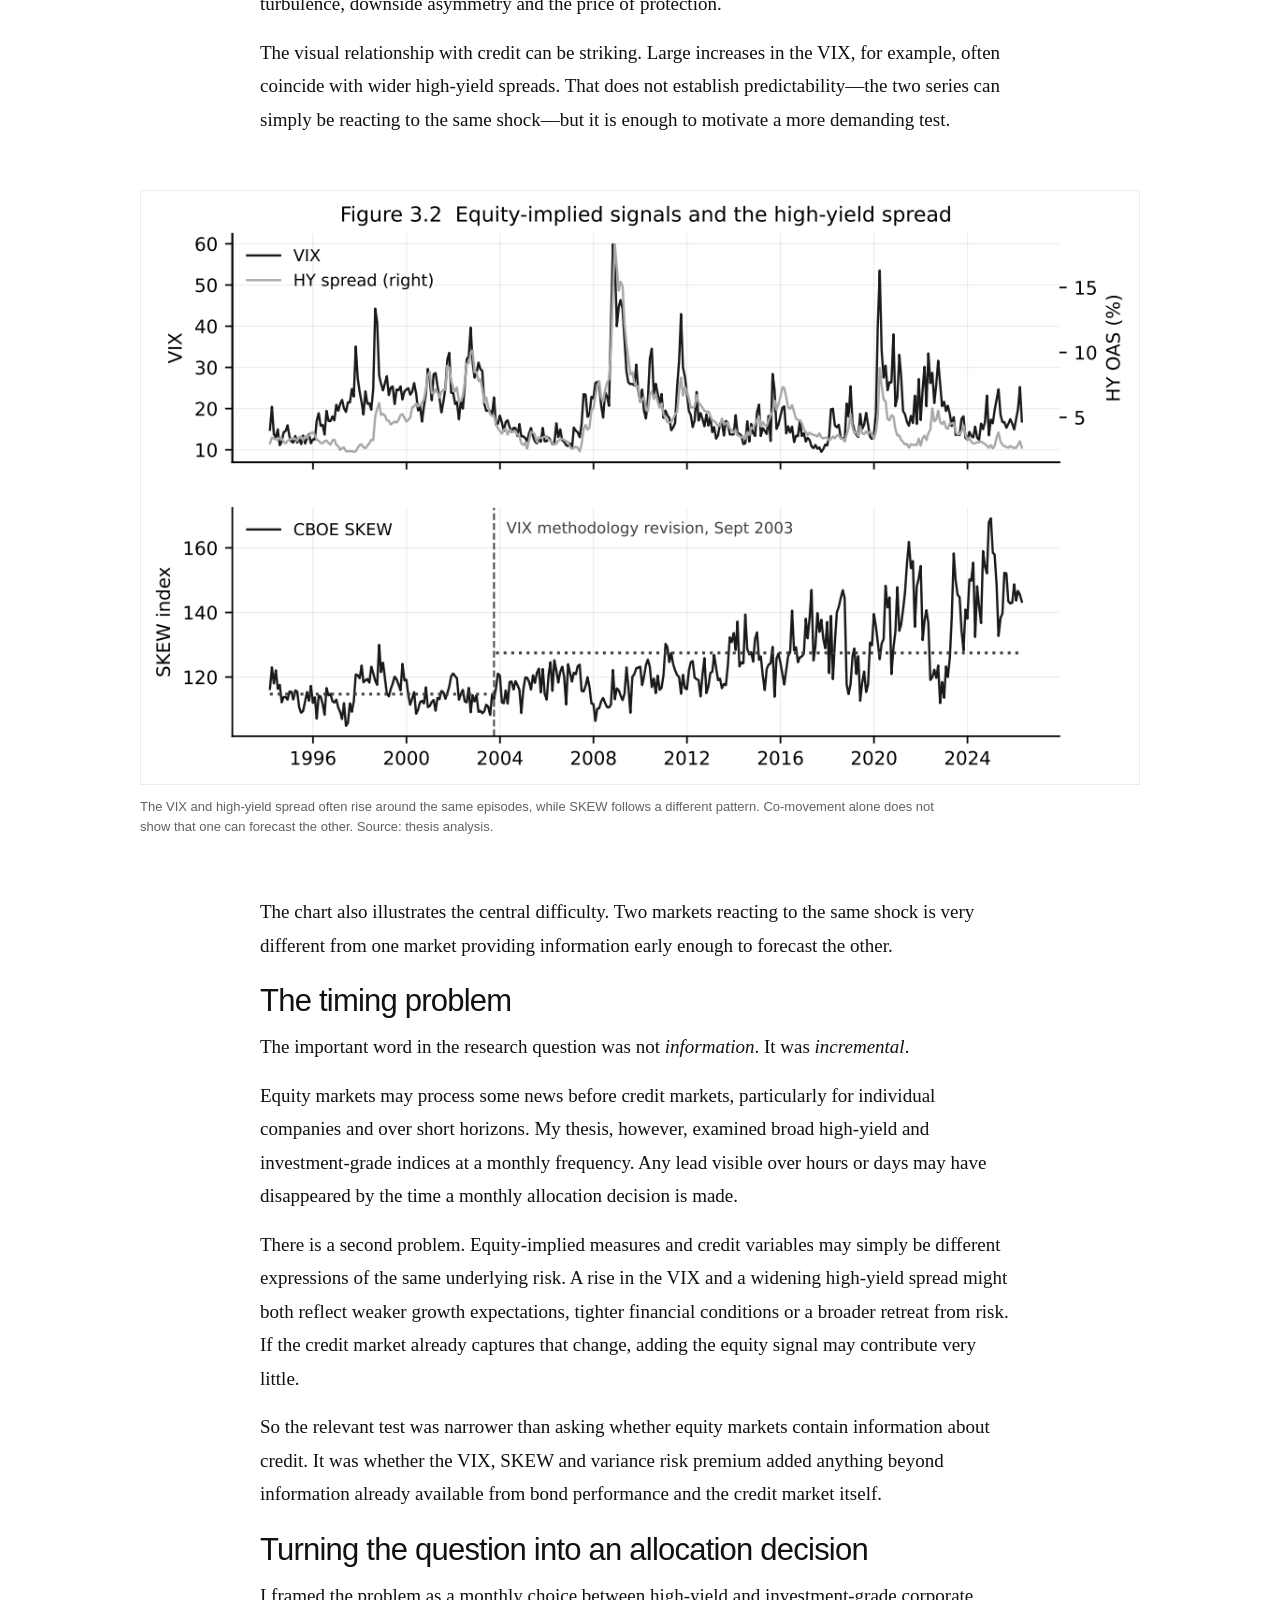
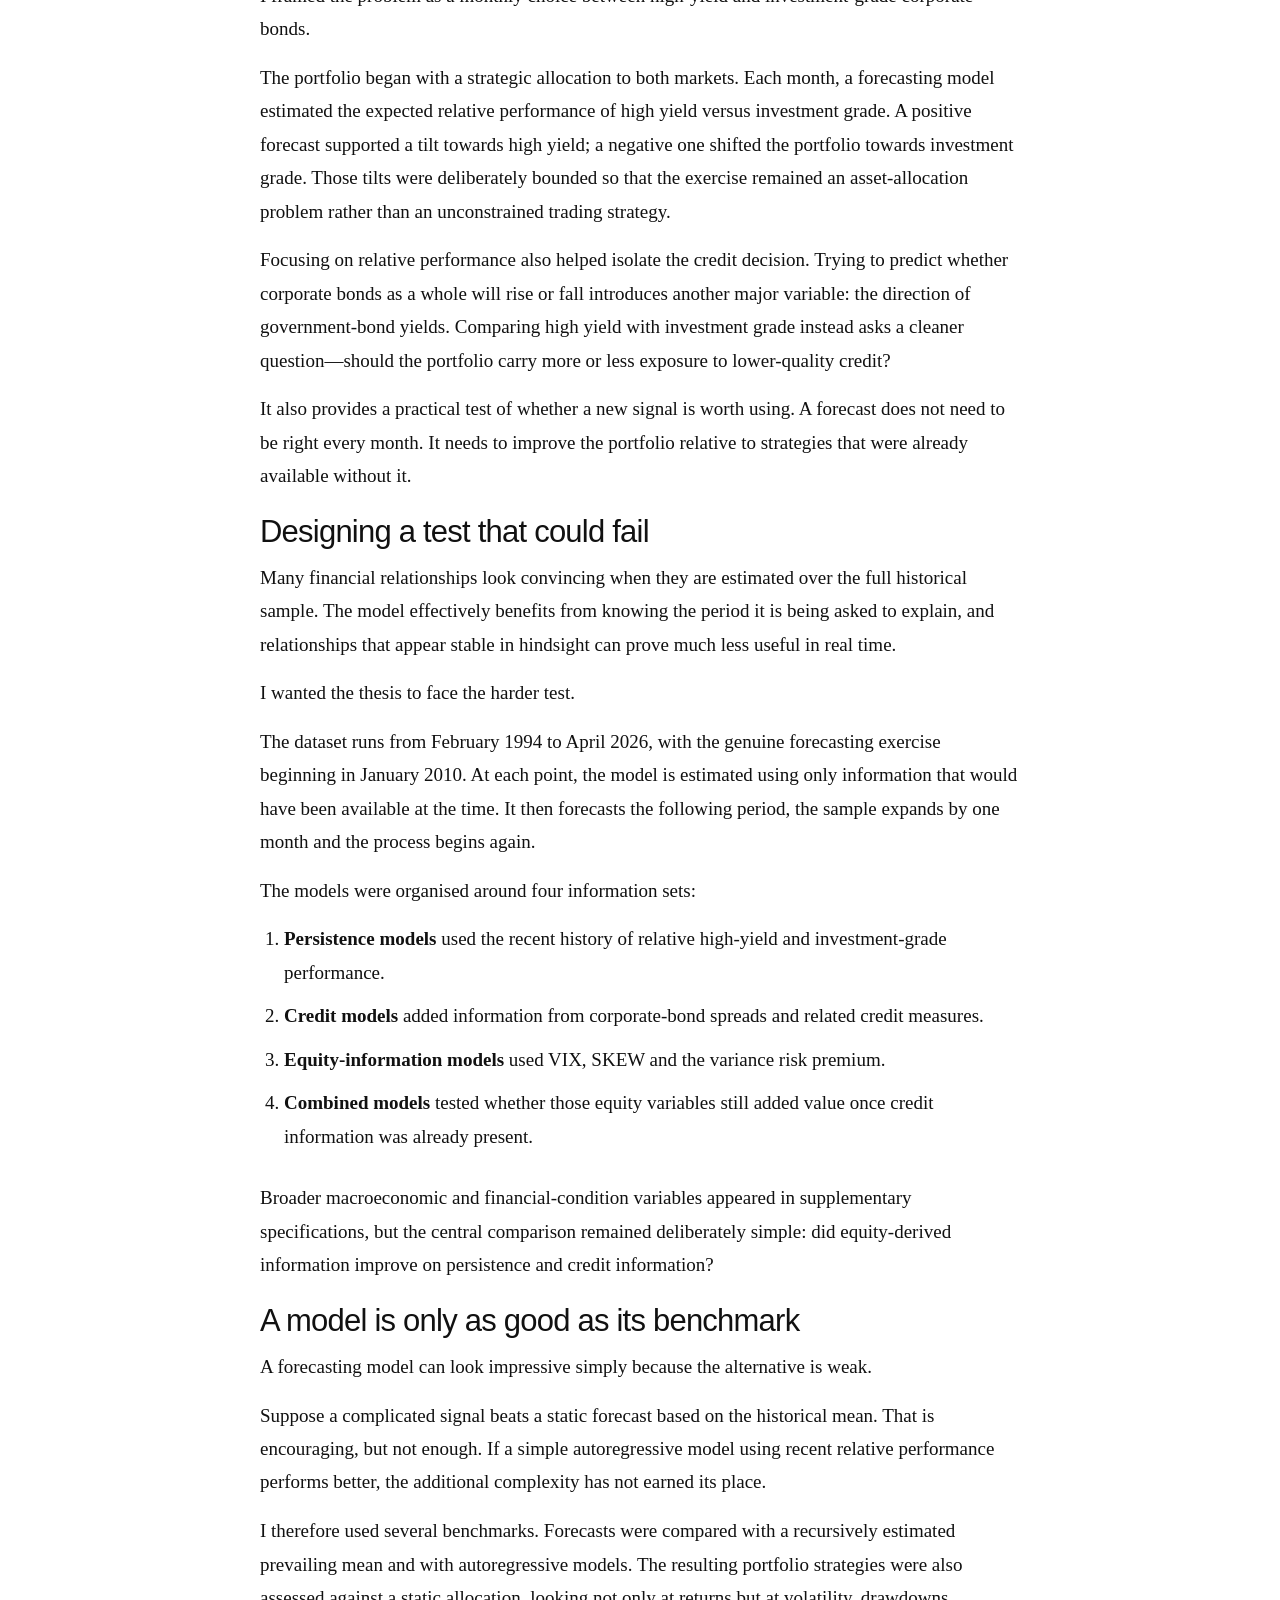
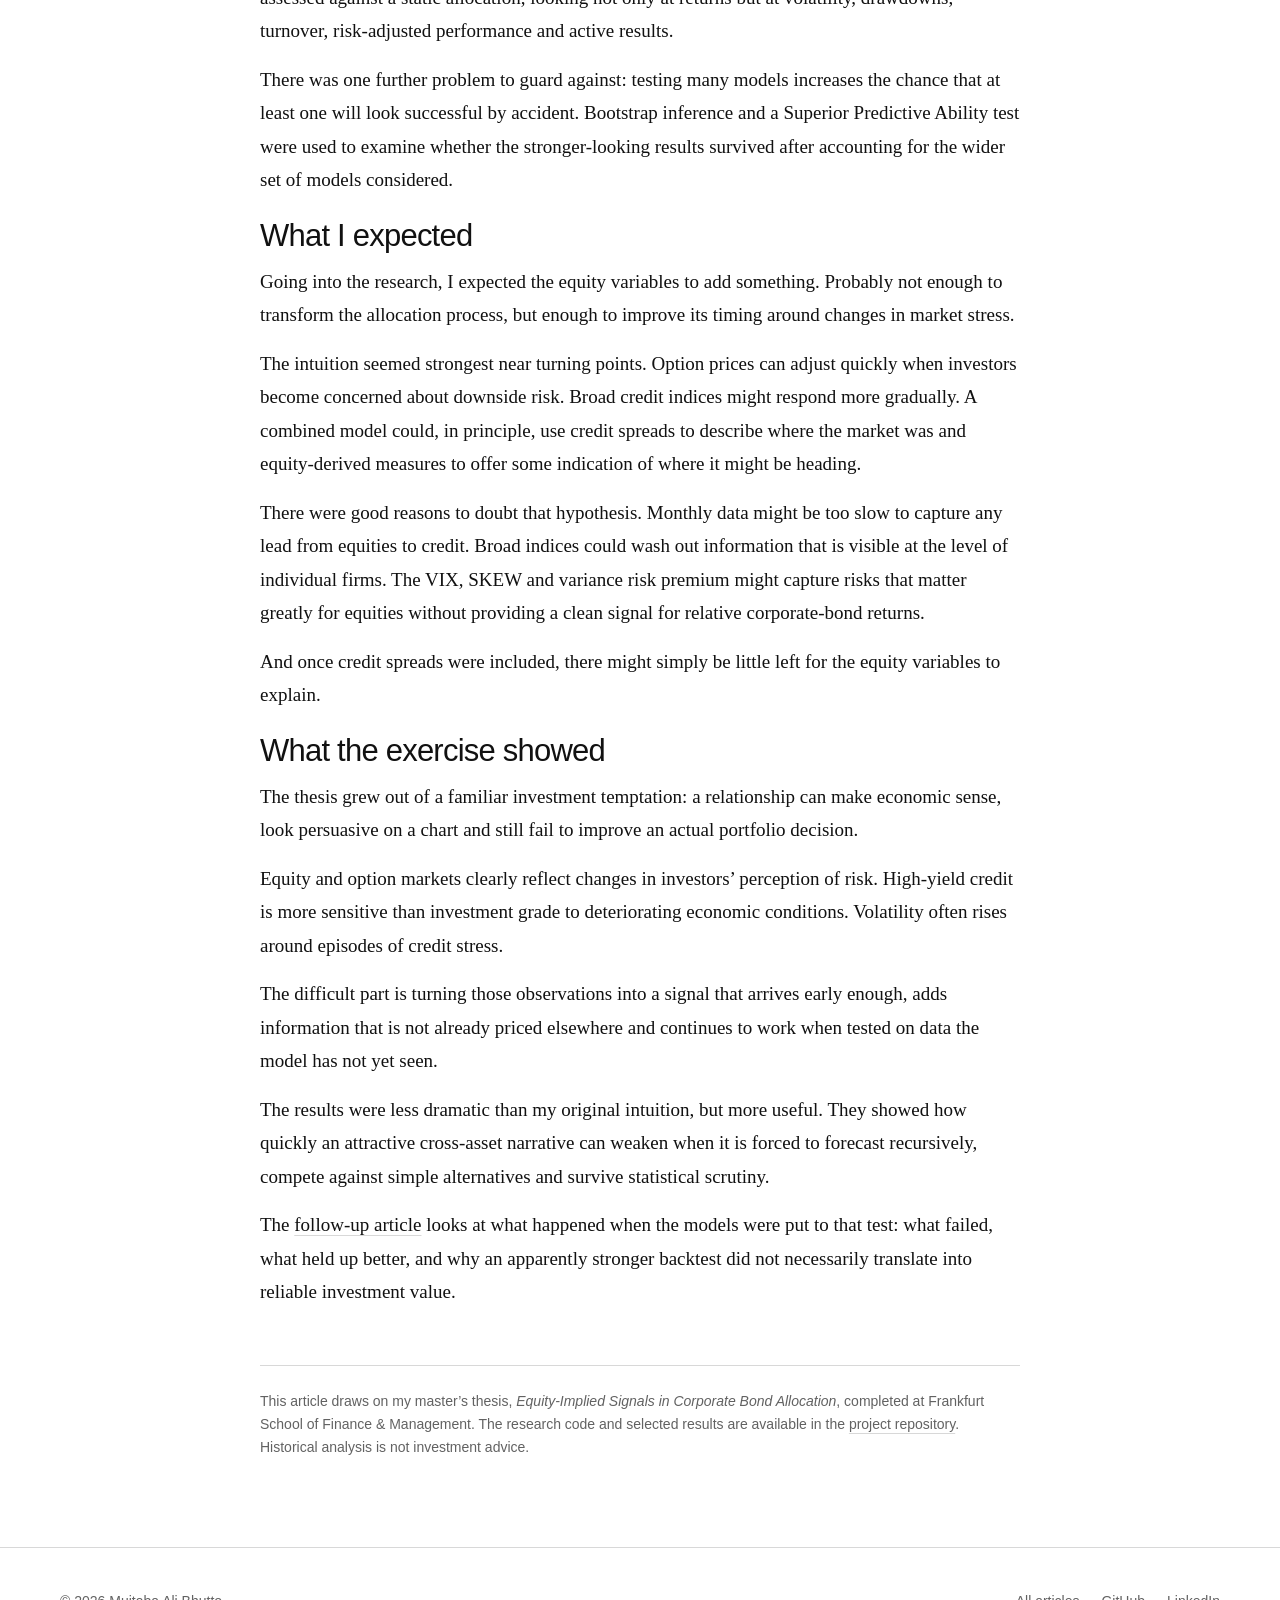
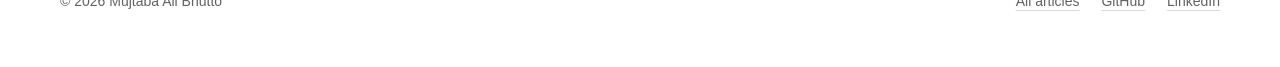
<file: articles/can-equity-markets-help-time-corporate-bond-allocation/index.html>
<!doctype html>
<html lang="en">
<head>
  <meta charset="utf-8">
  <meta name="viewport" content="width=device-width, initial-scale=1">
  <meta name="description" content="Can information from equity and option markets improve tactical allocation between high-yield and investment-grade corporate bonds?">
  <link rel="canonical" href="https://mujtababhutto.github.io/articles/can-equity-markets-help-time-corporate-bond-allocation/">
  <meta property="og:type" content="article">
  <meta property="og:site_name" content="Mujtaba Ali Bhutto">
  <meta property="og:title" content="Can Equity Markets Help Time Corporate Bond Allocation?">
  <meta property="og:description" content="Can information from equity and option markets improve tactical allocation between high-yield and investment-grade corporate bonds?">
  <meta property="og:url" content="https://mujtababhutto.github.io/articles/can-equity-markets-help-time-corporate-bond-allocation/">
  <meta property="og:image" content="https://mujtababhutto.github.io/assets/images/article-1-preview.png">
  <meta property="og:image:width" content="1200">
  <meta property="og:image:height" content="630">
  <meta property="article:published_time" content="2026-08-14">
  <meta name="twitter:card" content="summary_large_image">
  <meta name="twitter:title" content="Can Equity Markets Help Time Corporate Bond Allocation?">
  <meta name="twitter:description" content="Can information from equity and option markets improve tactical allocation between high-yield and investment-grade corporate bonds?">
  <meta name="twitter:image" content="https://mujtababhutto.github.io/assets/images/article-1-preview.png">
  <title>Can Equity Markets Help Time Corporate Bond Allocation? — Mujtaba Ali Bhutto</title>
  <link rel="stylesheet" href="/assets/css/styles.css?v=7">
</head>
<body>
  <header class="site-header">
    <div class="container header-inner">
      <a class="site-name" href="/">Mujtaba Ali Bhutto</a>
      <nav class="site-nav" aria-label="Primary navigation">
        <a href="/">Home</a>
        <a href="/projects/">Projects</a>
        <a href="/articles/" aria-current="page">Articles</a>
        <a href="/about/">About</a>
      </nav>
    </div>
  </header>

  <main>
    <article class="article-page">
      <header class="article-header container">
        <p class="eyebrow">Credit markets · Cross-asset signals</p>
        <h1>Can Equity Markets Help Time Corporate Bond Allocation?</h1>
        <p class="article-deck">Equity and option markets contain forward-looking information about risk. My master’s thesis asked whether that information could improve allocation between high-yield and investment-grade corporate bonds.</p>
        <div class="article-byline">
          <span>By Mujtaba Ali Bhutto</span>
          <time datetime="2026-08-14">14 August 2026</time>
          <span>11 min read</span>
        </div>
      </header>

      <div class="article-body container">
        <p class="article-lead">Credit investors rarely look only at credit.</p>

        <p>A widening corporate-bond spread may confirm that markets have become more concerned about default risk, liquidity or the economic outlook. But by the time that shift is clearly visible in credit spreads, it may already have appeared elsewhere—in equities, options, rates or currencies.</p>

        <p>I became interested in this while working in sovereign reserve management through the pandemic recovery, the inflation shock and the sharp tightening cycle that followed. Those years were a reminder that stress does not remain neatly inside one asset class. It moves between markets, though not always at the same speed or in the same way.</p>

        <p>That observation became the starting point for my master’s thesis at Frankfurt School: could information from equity and option markets improve tactical allocation between high-yield and investment-grade corporate bonds?</p>

        <p>The logic was appealing. High-yield bonds are more exposed to economic weakness and shifts in risk appetite, while investment-grade bonds are generally more defensive from a credit perspective. If equity-derived indicators provided an earlier warning of deteriorating conditions, an investor might reduce high-yield exposure before the credit market had fully adjusted—and add it back as conditions improved.</p>

        <p>But a plausible market story is not necessarily a useful investment signal.</p>

        <h2>Two markets watching the same firms</h2>

        <p>Equity and corporate debt occupy different places in a company’s capital structure, but both respond to changes in the health of the same underlying business.</p>

        <p>When a company’s prospects deteriorate, its equity may fall, option-implied risk may rise and its credit spreads may widen. The effects are not identical, but they often stem from the same underlying change in expectations.</p>

        <p>That relationship is particularly important in high yield. Lower-rated companies have less room for error, so their bonds tend to respond more sharply to weaker growth, tighter financial conditions and declining risk appetite. Investment-grade bonds are not immune, but their returns usually reflect a different balance between interest-rate and credit risk.</p>

        <p>The choice between high yield and investment grade is therefore not simply a search for whichever market offers the higher return. It is also a decision about how much credit risk an investor wants to carry at a particular point in the cycle.</p>

        <figure>
          <img src="images/corporate-bond-spreads.png" alt="Corporate bond index spreads from 1994 to 2026">
          <figcaption>High-yield spreads have been wider and more volatile than investment-grade spreads, particularly during periods of market stress. Source: thesis analysis using corporate-bond index data.</figcaption>
        </figure>

        <p>The long history of spreads makes the distinction clear. During the dot-com decline, the global financial crisis, the pandemic shock and later periods of tightening, high-yield spreads moved far more dramatically. A tactical allocation process would be valuable if it could identify when the compensation for taking that additional credit risk was becoming more or less attractive.</p>

        <h2>Why look to equity options?</h2>

        <p>Credit spreads already reflect the market’s assessment of default, liquidity and broader economic risk. Equity options offer another perspective on the same environment and one that can adjust quickly as investors reassess the distribution of future outcomes.</p>

        <p>I focused on three measures.</p>

        <p><strong>The VIX</strong> summarises the volatility implied by S&amp;P 500 options. It is often described as a fear gauge, although it is more accurately understood as the market price of expected near-term volatility.</p>

        <p><strong>CBOE SKEW</strong> captures the relative pricing of unusually severe downside outcomes. It can rise even when conventional measures of volatility remain relatively calm, making it potentially useful as a measure of tail-risk concern.</p>

        <p><strong>The variance risk premium</strong> compares option-implied variance with subsequently realised variance. The gap partly reflects how much investors are willing to pay for protection against volatility risk.</p>

        <p>The three measures are related, but they capture different aspects of market pricing: expected turbulence, downside asymmetry and the price of protection.</p>

        <p>The visual relationship with credit can be striking. Large increases in the VIX, for example, often coincide with wider high-yield spreads. That does not establish predictability—the two series can simply be reacting to the same shock—but it is enough to motivate a more demanding test.</p>

        <figure>
          <img src="images/equity-signals-and-credit.png" alt="Equity-implied signals and the high-yield spread">
          <figcaption>The VIX and high-yield spread often rise around the same episodes, while SKEW follows a different pattern. Co-movement alone does not show that one can forecast the other. Source: thesis analysis.</figcaption>
        </figure>

        <p>The chart also illustrates the central difficulty. Two markets reacting to the same shock is very different from one market providing information early enough to forecast the other.</p>

        <h2>The timing problem</h2>

        <p>The important word in the research question was not <em>information</em>. It was <em>incremental</em>.</p>

        <p>Equity markets may process some news before credit markets, particularly for individual companies and over short horizons. My thesis, however, examined broad high-yield and investment-grade indices at a monthly frequency. Any lead visible over hours or days may have disappeared by the time a monthly allocation decision is made.</p>

        <p>There is a second problem. Equity-implied measures and credit variables may simply be different expressions of the same underlying risk. A rise in the VIX and a widening high-yield spread might both reflect weaker growth expectations, tighter financial conditions or a broader retreat from risk. If the credit market already captures that change, adding the equity signal may contribute very little.</p>

        <p>So the relevant test was narrower than asking whether equity markets contain information about credit. It was whether the VIX, SKEW and variance risk premium added anything beyond information already available from bond performance and the credit market itself.</p>

        <h2>Turning the question into an allocation decision</h2>

        <p>I framed the problem as a monthly choice between high-yield and investment-grade corporate bonds.</p>

        <p>The portfolio began with a strategic allocation to both markets. Each month, a forecasting model estimated the expected relative performance of high yield versus investment grade. A positive forecast supported a tilt towards high yield; a negative one shifted the portfolio towards investment grade. Those tilts were deliberately bounded so that the exercise remained an asset-allocation problem rather than an unconstrained trading strategy.</p>

        <p>Focusing on relative performance also helped isolate the credit decision. Trying to predict whether corporate bonds as a whole will rise or fall introduces another major variable: the direction of government-bond yields. Comparing high yield with investment grade instead asks a cleaner question—should the portfolio carry more or less exposure to lower-quality credit?</p>

        <p>It also provides a practical test of whether a new signal is worth using. A forecast does not need to be right every month. It needs to improve the portfolio relative to strategies that were already available without it.</p>

        <h2>Designing a test that could fail</h2>

        <p>Many financial relationships look convincing when they are estimated over the full historical sample. The model effectively benefits from knowing the period it is being asked to explain, and relationships that appear stable in hindsight can prove much less useful in real time.</p>

        <p>I wanted the thesis to face the harder test.</p>

        <p>The dataset runs from February 1994 to April 2026, with the genuine forecasting exercise beginning in January 2010. At each point, the model is estimated using only information that would have been available at the time. It then forecasts the following period, the sample expands by one month and the process begins again.</p>

        <p>The models were organised around four information sets:</p>

        <ol>
          <li><strong>Persistence models</strong> used the recent history of relative high-yield and investment-grade performance.</li>
          <li><strong>Credit models</strong> added information from corporate-bond spreads and related credit measures.</li>
          <li><strong>Equity-information models</strong> used VIX, SKEW and the variance risk premium.</li>
          <li><strong>Combined models</strong> tested whether those equity variables still added value once credit information was already present.</li>
        </ol>

        <p>Broader macroeconomic and financial-condition variables appeared in supplementary specifications, but the central comparison remained deliberately simple: did equity-derived information improve on persistence and credit information?</p>

        <h2>A model is only as good as its benchmark</h2>

        <p>A forecasting model can look impressive simply because the alternative is weak.</p>

        <p>Suppose a complicated signal beats a static forecast based on the historical mean. That is encouraging, but not enough. If a simple autoregressive model using recent relative performance performs better, the additional complexity has not earned its place.</p>

        <p>I therefore used several benchmarks. Forecasts were compared with a recursively estimated prevailing mean and with autoregressive models. The resulting portfolio strategies were also assessed against a static allocation, looking not only at returns but at volatility, drawdowns, turnover, risk-adjusted performance and active results.</p>

        <p>There was one further problem to guard against: testing many models increases the chance that at least one will look successful by accident. Bootstrap inference and a Superior Predictive Ability test were used to examine whether the stronger-looking results survived after accounting for the wider set of models considered.</p>

        <h2>What I expected</h2>

        <p>Going into the research, I expected the equity variables to add something. Probably not enough to transform the allocation process, but enough to improve its timing around changes in market stress.</p>

        <p>The intuition seemed strongest near turning points. Option prices can adjust quickly when investors become concerned about downside risk. Broad credit indices might respond more gradually. A combined model could, in principle, use credit spreads to describe where the market was and equity-derived measures to offer some indication of where it might be heading.</p>

        <p>There were good reasons to doubt that hypothesis. Monthly data might be too slow to capture any lead from equities to credit. Broad indices could wash out information that is visible at the level of individual firms. The VIX, SKEW and variance risk premium might capture risks that matter greatly for equities without providing a clean signal for relative corporate-bond returns.</p>

        <p>And once credit spreads were included, there might simply be little left for the equity variables to explain.</p>

        <h2>What the exercise showed</h2>

        <p>The thesis grew out of a familiar investment temptation: a relationship can make economic sense, look persuasive on a chart and still fail to improve an actual portfolio decision.</p>

        <p>Equity and option markets clearly reflect changes in investors’ perception of risk. High-yield credit is more sensitive than investment grade to deteriorating economic conditions. Volatility often rises around episodes of credit stress.</p>

        <p>The difficult part is turning those observations into a signal that arrives early enough, adds information that is not already priced elsewhere and continues to work when tested on data the model has not yet seen.</p>

        <p>The results were less dramatic than my original intuition, but more useful. They showed how quickly an attractive cross-asset narrative can weaken when it is forced to forecast recursively, compete against simple alternatives and survive statistical scrutiny.</p>

        <p>The <a href="/articles/why-plausible-investment-signals-fail-out-of-sample/">follow-up article</a> looks at what happened when the models were put to that test: what failed, what held up better, and why an apparently stronger backtest did not necessarily translate into reliable investment value.</p>

        <aside class="article-note">
          <p>This article draws on my master’s thesis, <em>Equity-Implied Signals in Corporate Bond Allocation</em>, completed at Frankfurt School of Finance &amp; Management. The research code and selected results are available in the <a href="https://github.com/mujtababhutto/Equity-implied-signals-in-corporate-bond-allocation">project repository</a>. Historical analysis is not investment advice.</p>
        </aside>
      </div>
    </article>
  </main>

  <footer class="site-footer">
    <div class="container footer-inner">
      <span>© 2026 Mujtaba Ali Bhutto</span>
      <div class="footer-links">
        <a href="/articles/">All articles</a>
        <a href="https://github.com/mujtababhutto">GitHub</a>
        <a href="https://www.linkedin.com/in/mujtabaalibhutto/">LinkedIn</a>
      </div>
    </div>
  </footer>
</body>
</html>
</file>
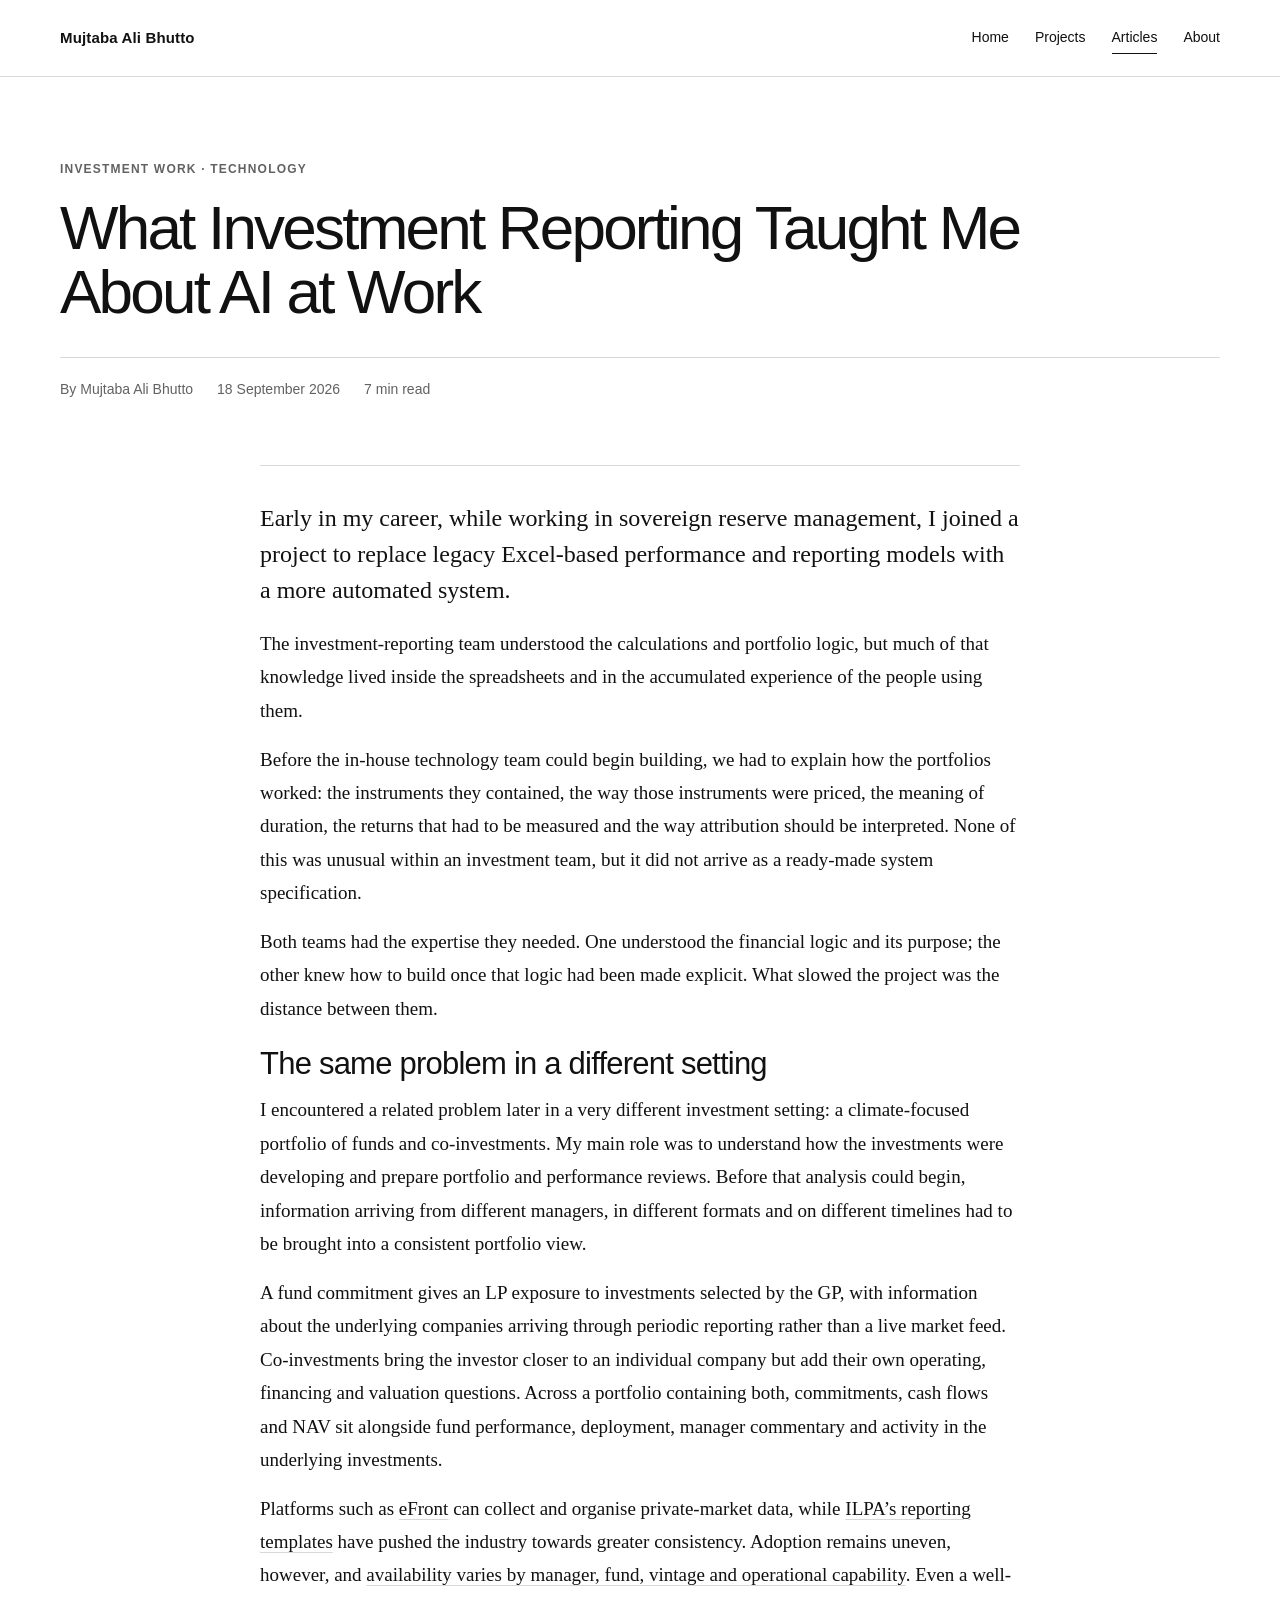
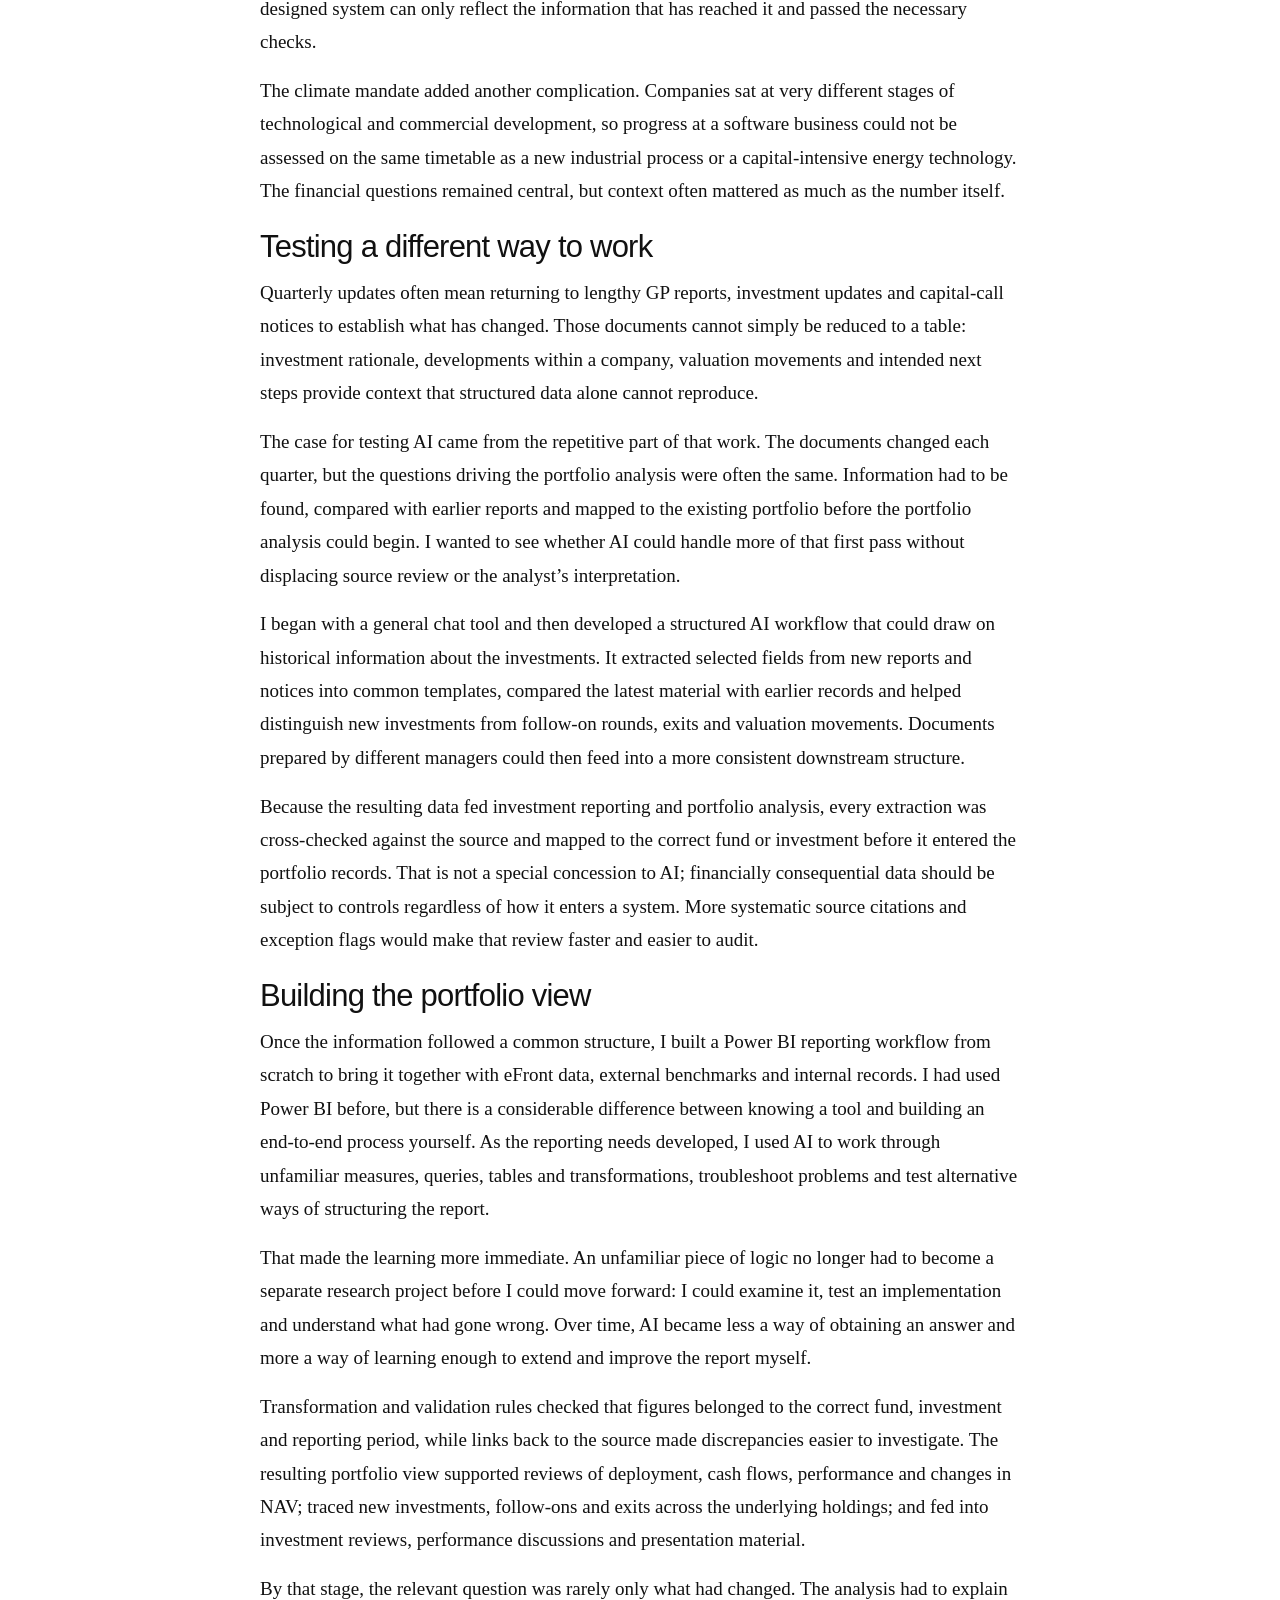
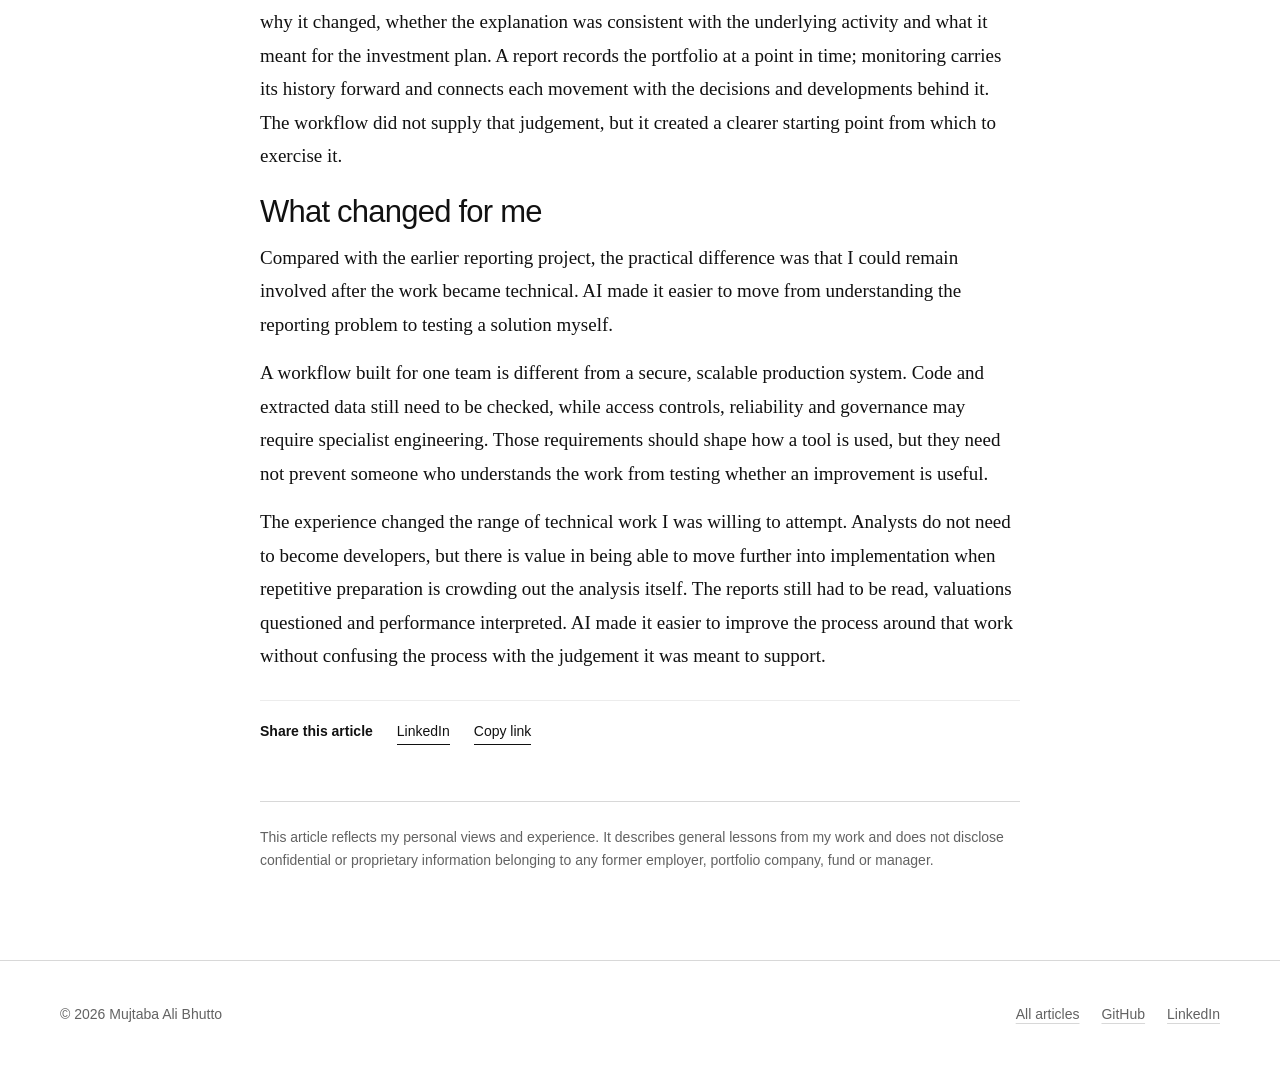
<file: articles/what-investment-reporting-taught-me-about-ai-at-work/index.html>
<!doctype html>
<html lang="en">
<head>
  <meta charset="utf-8">
  <meta name="viewport" content="width=device-width, initial-scale=1">
  <meta name="description" content="What reporting projects in sovereign reserves and private markets taught me about business knowledge, technical barriers and the practical use of AI.">
  <link rel="canonical" href="https://mujtababhutto.github.io/articles/what-investment-reporting-taught-me-about-ai-at-work/">
  <meta property="og:type" content="article">
  <meta property="og:site_name" content="Mujtaba Ali Bhutto">
  <meta property="og:title" content="What Investment Reporting Taught Me About AI at Work">
  <meta property="og:description" content="What reporting projects in sovereign reserves and private markets taught me about business knowledge, technical barriers and the practical use of AI.">
  <meta property="og:url" content="https://mujtababhutto.github.io/articles/what-investment-reporting-taught-me-about-ai-at-work/">
  <meta property="article:published_time" content="2026-09-18">
  <meta name="twitter:card" content="summary">
  <meta name="twitter:title" content="What Investment Reporting Taught Me About AI at Work">
  <meta name="twitter:description" content="What reporting projects in sovereign reserves and private markets taught me about business knowledge, technical barriers and the practical use of AI.">
  <title>What Investment Reporting Taught Me About AI at Work — Mujtaba Ali Bhutto</title>
  <link rel="stylesheet" href="/assets/css/styles.css?v=13">
</head>
<body>
  <header class="site-header">
    <div class="container header-inner">
      <a class="site-name" href="/">Mujtaba Ali Bhutto</a>
      <nav class="site-nav" aria-label="Primary navigation">
        <a href="/">Home</a>
        <a href="/projects/">Projects</a>
        <a href="/articles/" aria-current="page">Articles</a>
        <a href="/about/">About</a>
      </nav>
    </div>
  </header>

  <main>
    <article class="article-page">
      <header class="article-header container">
        <p class="eyebrow">Investment work · Technology</p>
        <h1>What Investment Reporting Taught Me About AI at Work</h1>
        <div class="article-byline">
          <span>By Mujtaba Ali Bhutto</span>
          <time datetime="2026-09-18">18 September 2026</time>
          <span>7 min read</span>
        </div>
      </header>

      <div class="article-body container">
        <p class="article-lead">Early in my career, while working in sovereign reserve management, I joined a project to replace legacy Excel-based performance and reporting models with a more automated system.</p>

        <p>The investment-reporting team understood the calculations and portfolio logic, but much of that knowledge lived inside the spreadsheets and in the accumulated experience of the people using them.</p>

        <p>Before the in-house technology team could begin building, we had to explain how the portfolios worked: the instruments they contained, the way those instruments were priced, the meaning of duration, the returns that had to be measured and the way attribution should be interpreted. None of this was unusual within an investment team, but it did not arrive as a ready-made system specification.</p>

        <p>Both teams had the expertise they needed. One understood the financial logic and its purpose; the other knew how to build once that logic had been made explicit. What slowed the project was the distance between them.</p>

        <h2>The same problem in a different setting</h2>

        <p>I encountered a related problem later in a very different investment setting: a climate-focused portfolio of funds and co-investments. My main role was to understand how the investments were developing and prepare portfolio and performance reviews. Before that analysis could begin, information arriving from different managers, in different formats and on different timelines had to be brought into a consistent portfolio view.</p>

        <p>A fund commitment gives an LP exposure to investments selected by the GP, with information about the underlying companies arriving through periodic reporting rather than a live market feed. Co-investments bring the investor closer to an individual company but add their own operating, financing and valuation questions. Across a portfolio containing both, commitments, cash flows and NAV sit alongside fund performance, deployment, manager commentary and activity in the underlying investments.</p>

        <p>Platforms such as <a href="https://www.blackrock.com/aladdin/discover/press-release/blackrock-aladdin-drives-private-markets-transparency">eFront</a> can collect and organise private-market data, while <a href="https://ilpa.org/industry-guidance/templates-standards-model-documents/ilpa-templates-hub/">ILPA’s reporting templates</a> have pushed the industry towards greater consistency. Adoption remains uneven, however, and <a href="https://ilpa.org/industry-guidance/templates-standards-model-documents/ilpa-templates-hub/reporting-template-endorsement-adoption/">availability varies by manager, fund, vintage and operational capability</a>. Even a well-designed system can only reflect the information that has reached it and passed the necessary checks.</p>

        <p>The climate mandate added another complication. Companies sat at very different stages of technological and commercial development, so progress at a software business could not be assessed on the same timetable as a new industrial process or a capital-intensive energy technology. The financial questions remained central, but context often mattered as much as the number itself.</p>

        <h2>Testing a different way to work</h2>

        <p>Quarterly updates often mean returning to lengthy GP reports, investment updates and capital-call notices to establish what has changed. Those documents cannot simply be reduced to a table: investment rationale, developments within a company, valuation movements and intended next steps provide context that structured data alone cannot reproduce.</p>

        <p>The case for testing AI came from the repetitive part of that work. The documents changed each quarter, but the questions driving the portfolio analysis were often the same. Information had to be found, compared with earlier reports and mapped to the existing portfolio before the portfolio analysis could begin. I wanted to see whether AI could handle more of that first pass without displacing source review or the analyst’s interpretation.</p>

        <p>I began with a general chat tool and then developed a structured AI workflow that could draw on historical information about the investments. It extracted selected fields from new reports and notices into common templates, compared the latest material with earlier records and helped distinguish new investments from follow-on rounds, exits and valuation movements. Documents prepared by different managers could then feed into a more consistent downstream structure.</p>

        <p>Because the resulting data fed investment reporting and portfolio analysis, every extraction was cross-checked against the source and mapped to the correct fund or investment before it entered the portfolio records. That is not a special concession to AI; financially consequential data should be subject to controls regardless of how it enters a system. More systematic source citations and exception flags would make that review faster and easier to audit.</p>

        <h2>Building the portfolio view</h2>

        <p>Once the information followed a common structure, I built a Power BI reporting workflow from scratch to bring it together with eFront data, external benchmarks and internal records. I had used Power BI before, but there is a considerable difference between knowing a tool and building an end-to-end process yourself. As the reporting needs developed, I used AI to work through unfamiliar measures, queries, tables and transformations, troubleshoot problems and test alternative ways of structuring the report.</p>

        <p>That made the learning more immediate. An unfamiliar piece of logic no longer had to become a separate research project before I could move forward: I could examine it, test an implementation and understand what had gone wrong. Over time, AI became less a way of obtaining an answer and more a way of learning enough to extend and improve the report myself.</p>

        <p>Transformation and validation rules checked that figures belonged to the correct fund, investment and reporting period, while links back to the source made discrepancies easier to investigate. The resulting portfolio view supported reviews of deployment, cash flows, performance and changes in NAV; traced new investments, follow-ons and exits across the underlying holdings; and fed into investment reviews, performance discussions and presentation material.</p>

        <p>By that stage, the relevant question was rarely only what had changed. The analysis had to explain why it changed, whether the explanation was consistent with the underlying activity and what it meant for the investment plan. A report records the portfolio at a point in time; monitoring carries its history forward and connects each movement with the decisions and developments behind it. The workflow did not supply that judgement, but it created a clearer starting point from which to exercise it.</p>

        <h2>What changed for me</h2>

        <p>Compared with the earlier reporting project, the practical difference was that I could remain involved after the work became technical. AI made it easier to move from understanding the reporting problem to testing a solution myself.</p>

        <p>A workflow built for one team is different from a secure, scalable production system. Code and extracted data still need to be checked, while access controls, reliability and governance may require specialist engineering. Those requirements should shape how a tool is used, but they need not prevent someone who understands the work from testing whether an improvement is useful.</p>

        <p>The experience changed the range of technical work I was willing to attempt. Analysts do not need to become developers, but there is value in being able to move further into implementation when repetitive preparation is crowding out the analysis itself. The reports still had to be read, valuations questioned and performance interpreted. AI made it easier to improve the process around that work without confusing the process with the judgement it was meant to support.</p>

        <div class="article-share" aria-label="Share this article">
          <span>Share this article</span>
          <a data-share-linkedin href="https://www.linkedin.com/sharing/share-offsite/" target="_blank" rel="noopener noreferrer">LinkedIn</a>
          <button data-copy-link type="button">Copy link</button>
          <span class="article-share-status" data-share-status aria-live="polite"></span>
        </div>

        <aside class="article-note">
          <p>This article reflects my personal views and experience. It describes general lessons from my work and does not disclose confidential or proprietary information belonging to any former employer, portfolio company, fund or manager.</p>
        </aside>
      </div>
    </article>
  </main>

  <footer class="site-footer">
    <div class="container footer-inner">
      <span>© 2026 Mujtaba Ali Bhutto</span>
      <div class="footer-links">
        <a href="/articles/">All articles</a>
        <a href="https://github.com/mujtababhutto">GitHub</a>
        <a href="https://www.linkedin.com/in/mujtabaalibhutto/">LinkedIn</a>
      </div>
    </div>
  </footer>
  <script>
    (() => {
      const canonical = document.querySelector('link[rel="canonical"]')?.href || window.location.href;
      const linkedIn = document.querySelector('[data-share-linkedin]');
      const copyButton = document.querySelector('[data-copy-link]');
      const status = document.querySelector('[data-share-status]');

      linkedIn.href = `https://www.linkedin.com/sharing/share-offsite/?url=${encodeURIComponent(canonical)}`;

      copyButton.addEventListener('click', async () => {
        try {
          await navigator.clipboard.writeText(canonical);
          status.textContent = 'Copied';
          window.setTimeout(() => { status.textContent = ''; }, 2000);
        } catch {
          window.prompt('Copy this link:', canonical);
        }
      });
    })();
  </script>
</body>
</html>
</file>
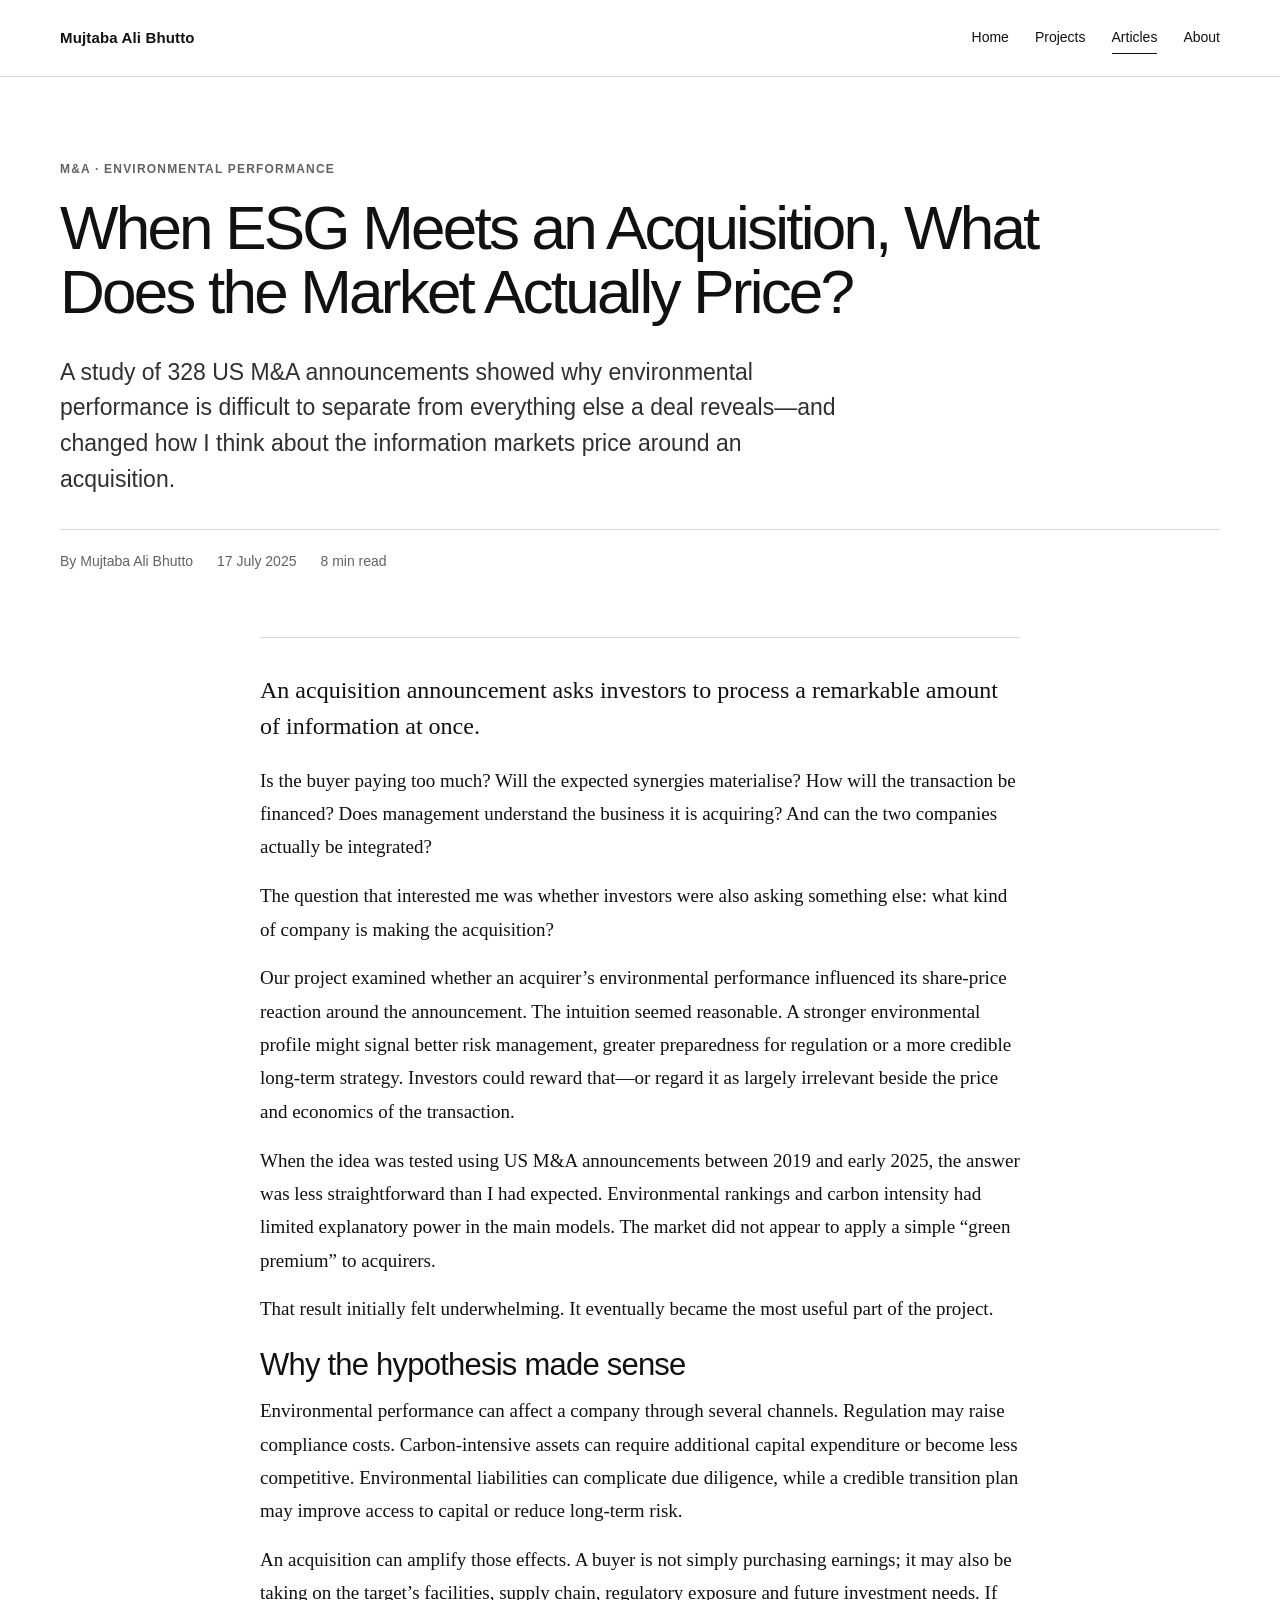
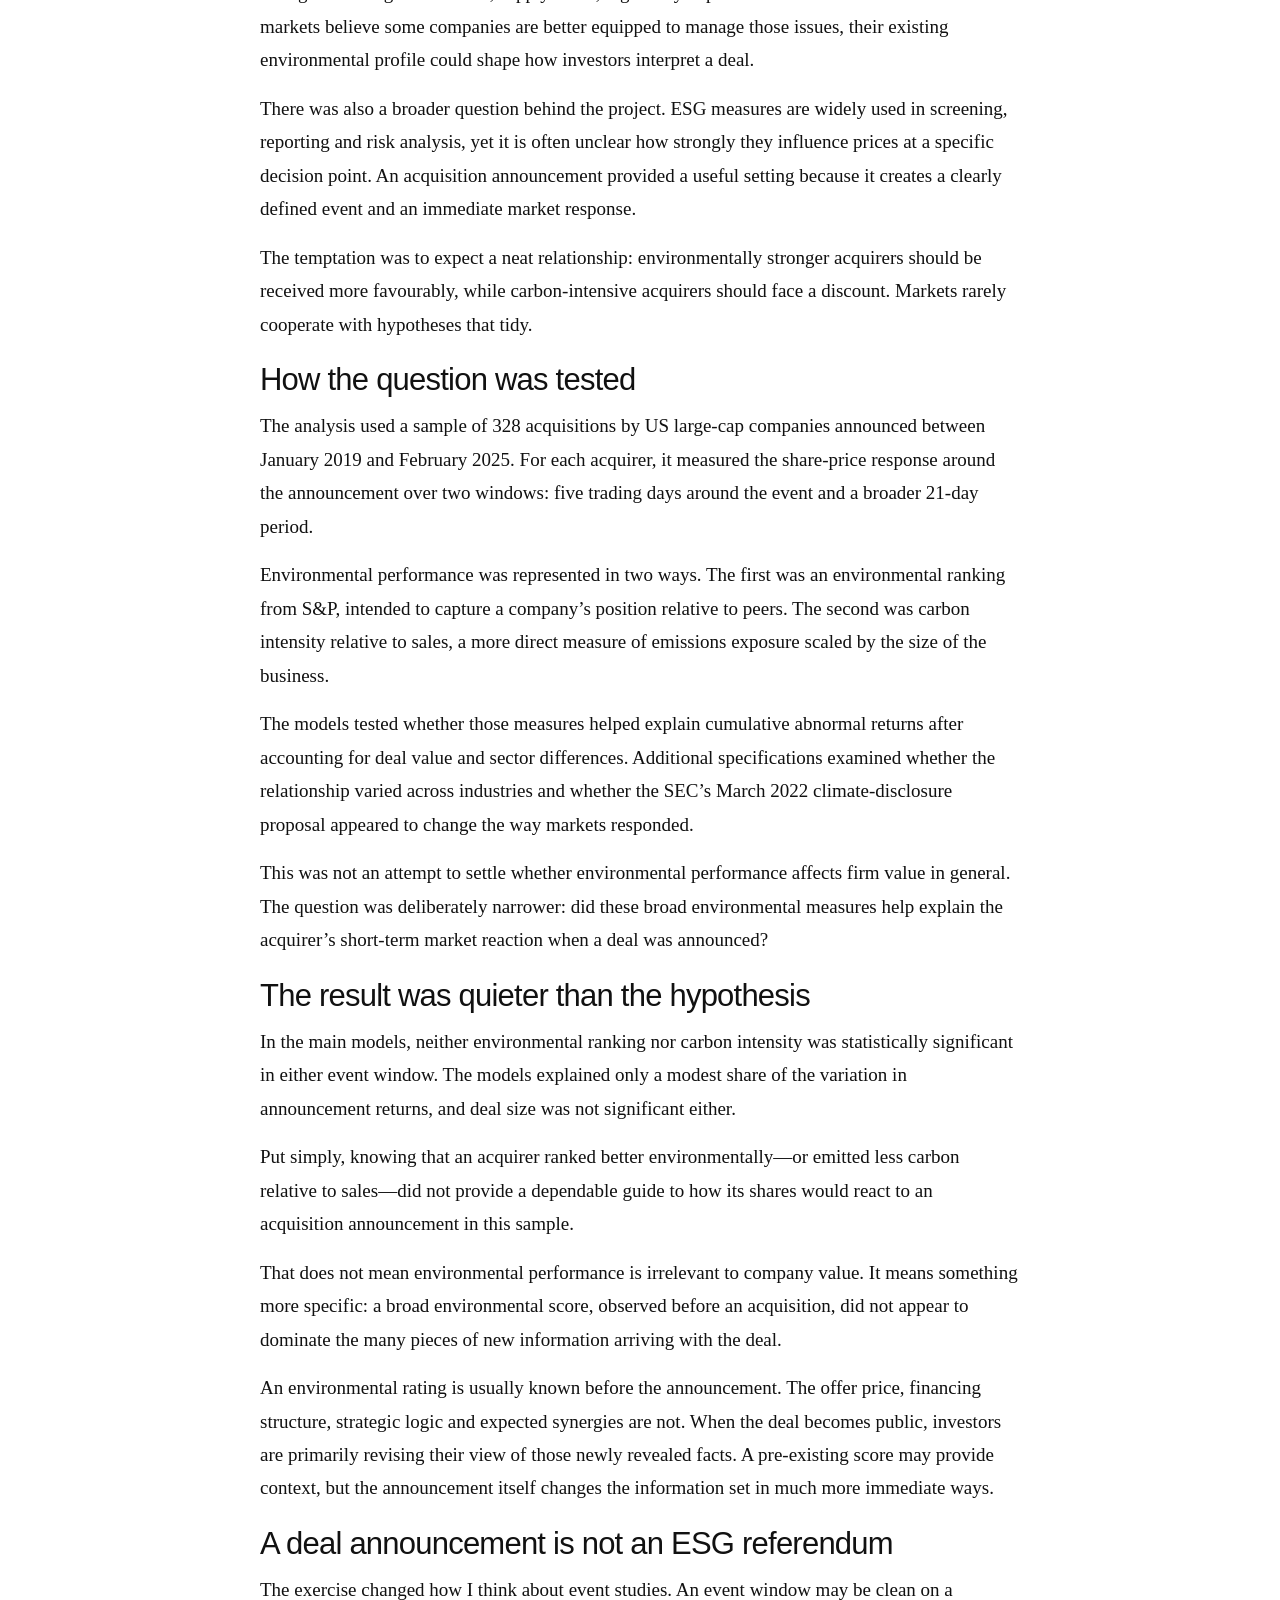
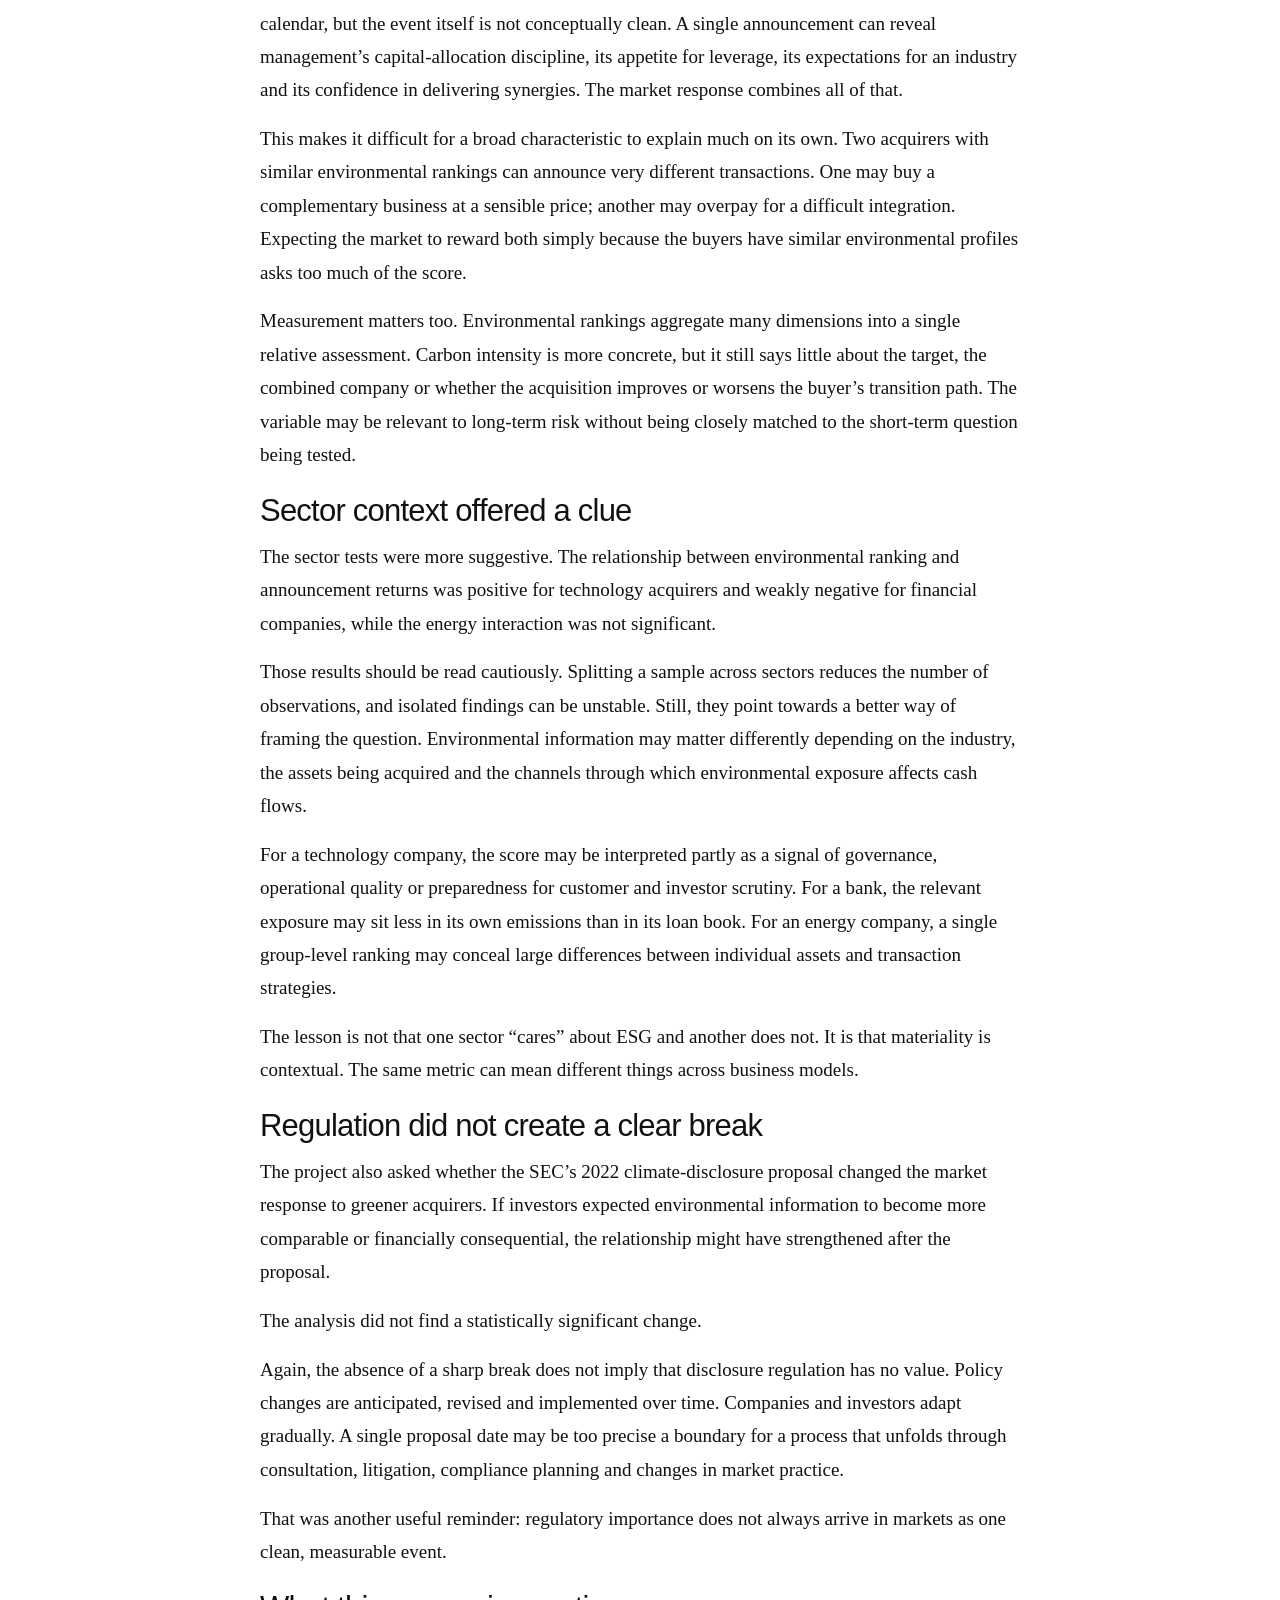
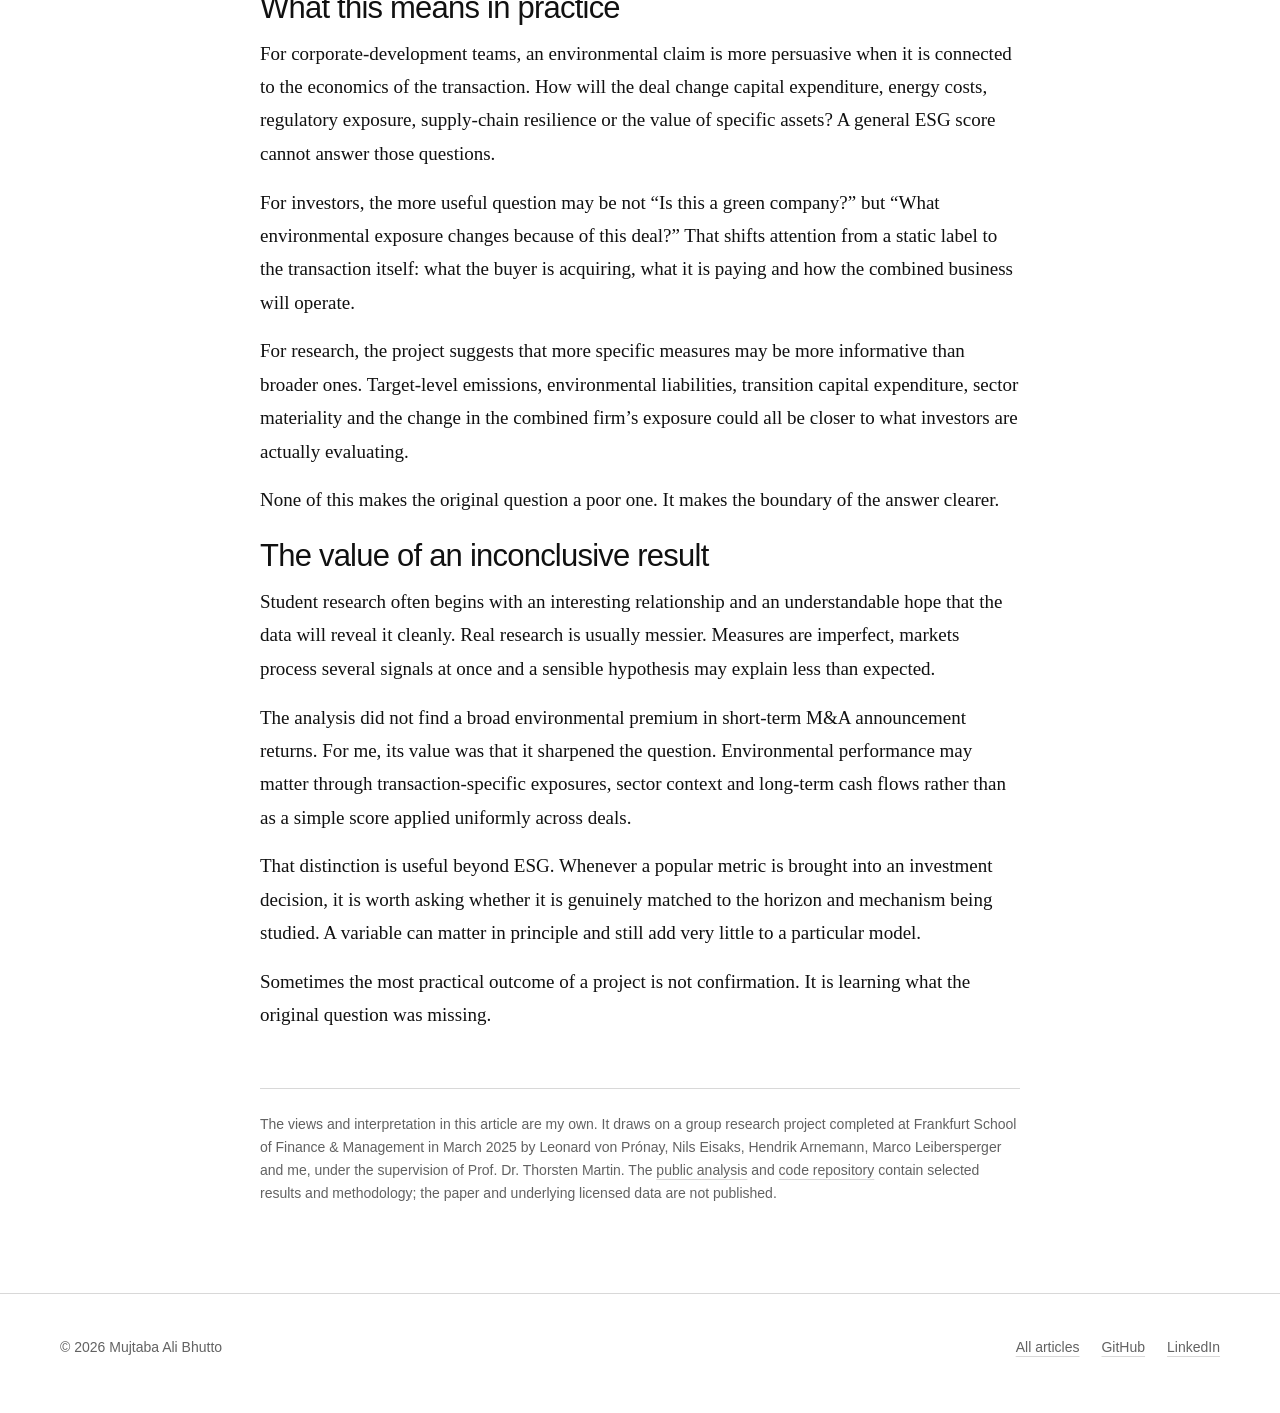
<file: articles/when-esg-meets-an-acquisition/index.html>
<!doctype html>
<html lang="en">
<head>
  <meta charset="utf-8">
  <meta name="viewport" content="width=device-width, initial-scale=1">
  <meta name="description" content="What a study of 328 US acquisitions reveals about environmental performance, M&A announcements and the limits of broad ESG signals.">
  <link rel="canonical" href="https://mujtababhutto.github.io/articles/when-esg-meets-an-acquisition/">
  <meta property="og:type" content="article">
  <meta property="og:site_name" content="Mujtaba Ali Bhutto">
  <meta property="og:title" content="When ESG Meets an Acquisition, What Does the Market Actually Price?">
  <meta property="og:description" content="What a study of 328 US acquisitions reveals about environmental performance, M&A announcements and the limits of broad ESG signals.">
  <meta property="og:url" content="https://mujtababhutto.github.io/articles/when-esg-meets-an-acquisition/">
  <meta property="article:published_time" content="2025-07-17">
  <meta name="twitter:card" content="summary">
  <meta name="twitter:title" content="When ESG Meets an Acquisition, What Does the Market Actually Price?">
  <meta name="twitter:description" content="What a study of 328 US acquisitions reveals about environmental performance, M&A announcements and the limits of broad ESG signals.">
  <title>When ESG Meets an Acquisition, What Does the Market Actually Price? — Mujtaba Ali Bhutto</title>
  <link rel="stylesheet" href="/assets/css/styles.css?v=8">
</head>
<body>
  <header class="site-header">
    <div class="container header-inner">
      <a class="site-name" href="/">Mujtaba Ali Bhutto</a>
      <nav class="site-nav" aria-label="Primary navigation">
        <a href="/">Home</a>
        <a href="/projects/">Projects</a>
        <a href="/articles/" aria-current="page">Articles</a>
        <a href="/about/">About</a>
      </nav>
    </div>
  </header>

  <main>
    <article class="article-page">
      <header class="article-header container">
        <p class="eyebrow">M&amp;A · Environmental performance</p>
        <h1>When ESG Meets an Acquisition, What Does the Market Actually Price?</h1>
        <p class="article-deck">A study of 328 US M&amp;A announcements showed why environmental performance is difficult to separate from everything else a deal reveals—and changed how I think about the information markets price around an acquisition.</p>
        <div class="article-byline">
          <span>By Mujtaba Ali Bhutto</span>
          <time datetime="2025-07-17">17 July 2025</time>
          <span>8 min read</span>
        </div>
      </header>

      <div class="article-body container">
        <p class="article-lead">An acquisition announcement asks investors to process a remarkable amount of information at once.</p>

        <p>Is the buyer paying too much? Will the expected synergies materialise? How will the transaction be financed? Does management understand the business it is acquiring? And can the two companies actually be integrated?</p>

        <p>The question that interested me was whether investors were also asking something else: what kind of company is making the acquisition?</p>

        <p>Our project examined whether an acquirer’s environmental performance influenced its share-price reaction around the announcement. The intuition seemed reasonable. A stronger environmental profile might signal better risk management, greater preparedness for regulation or a more credible long-term strategy. Investors could reward that—or regard it as largely irrelevant beside the price and economics of the transaction.</p>

        <p>When the idea was tested using US M&amp;A announcements between 2019 and early 2025, the answer was less straightforward than I had expected. Environmental rankings and carbon intensity had limited explanatory power in the main models. The market did not appear to apply a simple “green premium” to acquirers.</p>

        <p>That result initially felt underwhelming. It eventually became the most useful part of the project.</p>

        <h2>Why the hypothesis made sense</h2>

        <p>Environmental performance can affect a company through several channels. Regulation may raise compliance costs. Carbon-intensive assets can require additional capital expenditure or become less competitive. Environmental liabilities can complicate due diligence, while a credible transition plan may improve access to capital or reduce long-term risk.</p>

        <p>An acquisition can amplify those effects. A buyer is not simply purchasing earnings; it may also be taking on the target’s facilities, supply chain, regulatory exposure and future investment needs. If markets believe some companies are better equipped to manage those issues, their existing environmental profile could shape how investors interpret a deal.</p>

        <p>There was also a broader question behind the project. ESG measures are widely used in screening, reporting and risk analysis, yet it is often unclear how strongly they influence prices at a specific decision point. An acquisition announcement provided a useful setting because it creates a clearly defined event and an immediate market response.</p>

        <p>The temptation was to expect a neat relationship: environmentally stronger acquirers should be received more favourably, while carbon-intensive acquirers should face a discount. Markets rarely cooperate with hypotheses that tidy.</p>

        <h2>How the question was tested</h2>

        <p>The analysis used a sample of 328 acquisitions by US large-cap companies announced between January 2019 and February 2025. For each acquirer, it measured the share-price response around the announcement over two windows: five trading days around the event and a broader 21-day period.</p>

        <p>Environmental performance was represented in two ways. The first was an environmental ranking from S&amp;P, intended to capture a company’s position relative to peers. The second was carbon intensity relative to sales, a more direct measure of emissions exposure scaled by the size of the business.</p>

        <p>The models tested whether those measures helped explain cumulative abnormal returns after accounting for deal value and sector differences. Additional specifications examined whether the relationship varied across industries and whether the SEC’s March 2022 climate-disclosure proposal appeared to change the way markets responded.</p>

        <p>This was not an attempt to settle whether environmental performance affects firm value in general. The question was deliberately narrower: did these broad environmental measures help explain the acquirer’s short-term market reaction when a deal was announced?</p>

        <h2>The result was quieter than the hypothesis</h2>

        <p>In the main models, neither environmental ranking nor carbon intensity was statistically significant in either event window. The models explained only a modest share of the variation in announcement returns, and deal size was not significant either.</p>

        <p>Put simply, knowing that an acquirer ranked better environmentally—or emitted less carbon relative to sales—did not provide a dependable guide to how its shares would react to an acquisition announcement in this sample.</p>

        <p>That does not mean environmental performance is irrelevant to company value. It means something more specific: a broad environmental score, observed before an acquisition, did not appear to dominate the many pieces of new information arriving with the deal.</p>

        <p>An environmental rating is usually known before the announcement. The offer price, financing structure, strategic logic and expected synergies are not. When the deal becomes public, investors are primarily revising their view of those newly revealed facts. A pre-existing score may provide context, but the announcement itself changes the information set in much more immediate ways.</p>

        <h2>A deal announcement is not an ESG referendum</h2>

        <p>The exercise changed how I think about event studies. An event window may be clean on a calendar, but the event itself is not conceptually clean. A single announcement can reveal management’s capital-allocation discipline, its appetite for leverage, its expectations for an industry and its confidence in delivering synergies. The market response combines all of that.</p>

        <p>This makes it difficult for a broad characteristic to explain much on its own. Two acquirers with similar environmental rankings can announce very different transactions. One may buy a complementary business at a sensible price; another may overpay for a difficult integration. Expecting the market to reward both simply because the buyers have similar environmental profiles asks too much of the score.</p>

        <p>Measurement matters too. Environmental rankings aggregate many dimensions into a single relative assessment. Carbon intensity is more concrete, but it still says little about the target, the combined company or whether the acquisition improves or worsens the buyer’s transition path. The variable may be relevant to long-term risk without being closely matched to the short-term question being tested.</p>

        <h2>Sector context offered a clue</h2>

        <p>The sector tests were more suggestive. The relationship between environmental ranking and announcement returns was positive for technology acquirers and weakly negative for financial companies, while the energy interaction was not significant.</p>

        <p>Those results should be read cautiously. Splitting a sample across sectors reduces the number of observations, and isolated findings can be unstable. Still, they point towards a better way of framing the question. Environmental information may matter differently depending on the industry, the assets being acquired and the channels through which environmental exposure affects cash flows.</p>

        <p>For a technology company, the score may be interpreted partly as a signal of governance, operational quality or preparedness for customer and investor scrutiny. For a bank, the relevant exposure may sit less in its own emissions than in its loan book. For an energy company, a single group-level ranking may conceal large differences between individual assets and transaction strategies.</p>

        <p>The lesson is not that one sector “cares” about ESG and another does not. It is that materiality is contextual. The same metric can mean different things across business models.</p>

        <h2>Regulation did not create a clear break</h2>

        <p>The project also asked whether the SEC’s 2022 climate-disclosure proposal changed the market response to greener acquirers. If investors expected environmental information to become more comparable or financially consequential, the relationship might have strengthened after the proposal.</p>

        <p>The analysis did not find a statistically significant change.</p>

        <p>Again, the absence of a sharp break does not imply that disclosure regulation has no value. Policy changes are anticipated, revised and implemented over time. Companies and investors adapt gradually. A single proposal date may be too precise a boundary for a process that unfolds through consultation, litigation, compliance planning and changes in market practice.</p>

        <p>That was another useful reminder: regulatory importance does not always arrive in markets as one clean, measurable event.</p>

        <h2>What this means in practice</h2>

        <p>For corporate-development teams, an environmental claim is more persuasive when it is connected to the economics of the transaction. How will the deal change capital expenditure, energy costs, regulatory exposure, supply-chain resilience or the value of specific assets? A general ESG score cannot answer those questions.</p>

        <p>For investors, the more useful question may be not “Is this a green company?” but “What environmental exposure changes because of this deal?” That shifts attention from a static label to the transaction itself: what the buyer is acquiring, what it is paying and how the combined business will operate.</p>

        <p>For research, the project suggests that more specific measures may be more informative than broader ones. Target-level emissions, environmental liabilities, transition capital expenditure, sector materiality and the change in the combined firm’s exposure could all be closer to what investors are actually evaluating.</p>

        <p>None of this makes the original question a poor one. It makes the boundary of the answer clearer.</p>

        <h2>The value of an inconclusive result</h2>

        <p>Student research often begins with an interesting relationship and an understandable hope that the data will reveal it cleanly. Real research is usually messier. Measures are imperfect, markets process several signals at once and a sensible hypothesis may explain less than expected.</p>

        <p>The analysis did not find a broad environmental premium in short-term M&amp;A announcement returns. For me, its value was that it sharpened the question. Environmental performance may matter through transaction-specific exposures, sector context and long-term cash flows rather than as a simple score applied uniformly across deals.</p>

        <p>That distinction is useful beyond ESG. Whenever a popular metric is brought into an investment decision, it is worth asking whether it is genuinely matched to the horizon and mechanism being studied. A variable can matter in principle and still add very little to a particular model.</p>

        <p>Sometimes the most practical outcome of a project is not confirmation. It is learning what the original question was missing.</p>

        <aside class="article-note">
          <p>The views and interpretation in this article are my own. It draws on a group research project completed at Frankfurt School of Finance &amp; Management in March 2025 by Leonard von Prónay, Nils Eisaks, Hendrik Arnemann, Marco Leibersperger and me, under the supervision of Prof. Dr. Thorsten Martin. The <a href="https://mujtababhutto.github.io/Environmental-Performance-and-M-A-Announcement-Returns/">public analysis</a> and <a href="https://github.com/mujtababhutto/Environmental-Performance-and-M-A-Announcement-Returns">code repository</a> contain selected results and methodology; the paper and underlying licensed data are not published.</p>
        </aside>
      </div>
    </article>
  </main>

  <footer class="site-footer">
    <div class="container footer-inner">
      <span>© 2026 Mujtaba Ali Bhutto</span>
      <div class="footer-links">
        <a href="/articles/">All articles</a>
        <a href="https://github.com/mujtababhutto">GitHub</a>
        <a href="https://www.linkedin.com/in/mujtabaalibhutto/">LinkedIn</a>
      </div>
    </div>
  </footer>
</body>
</html>
</file>
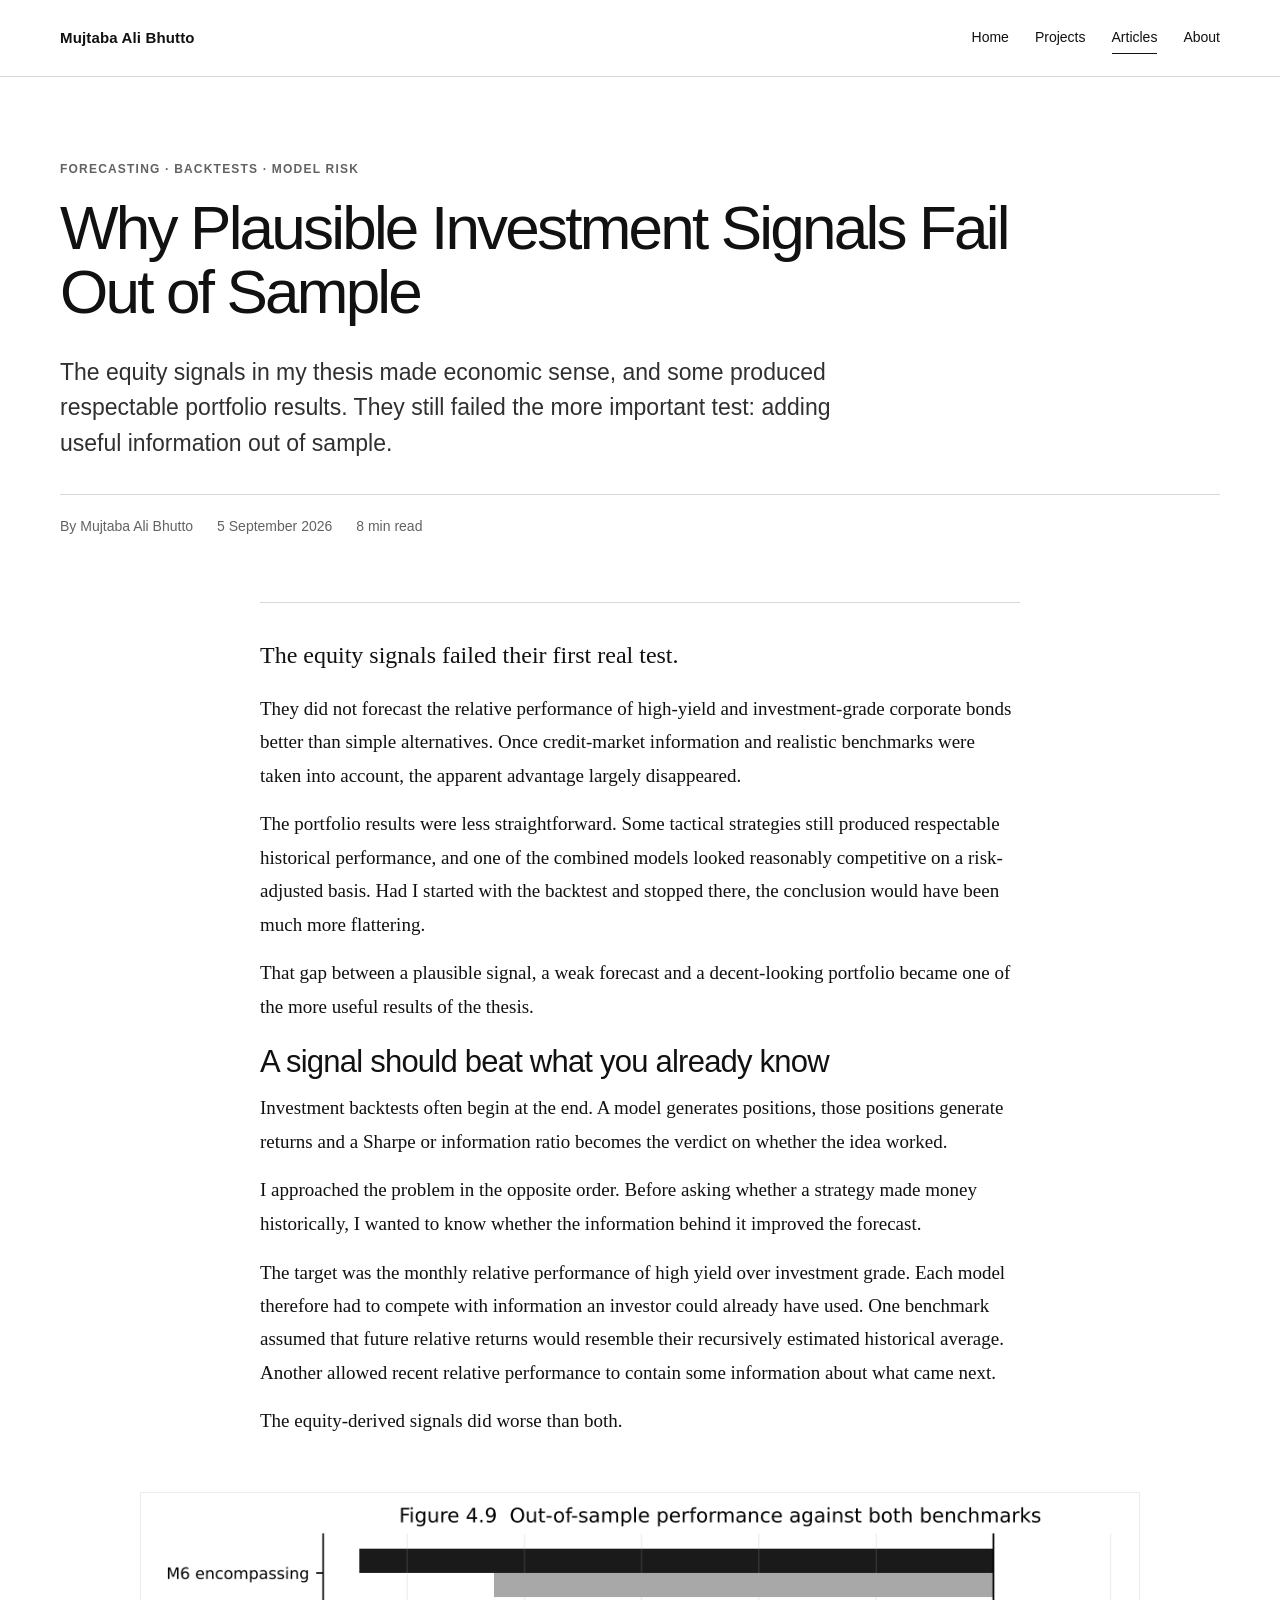
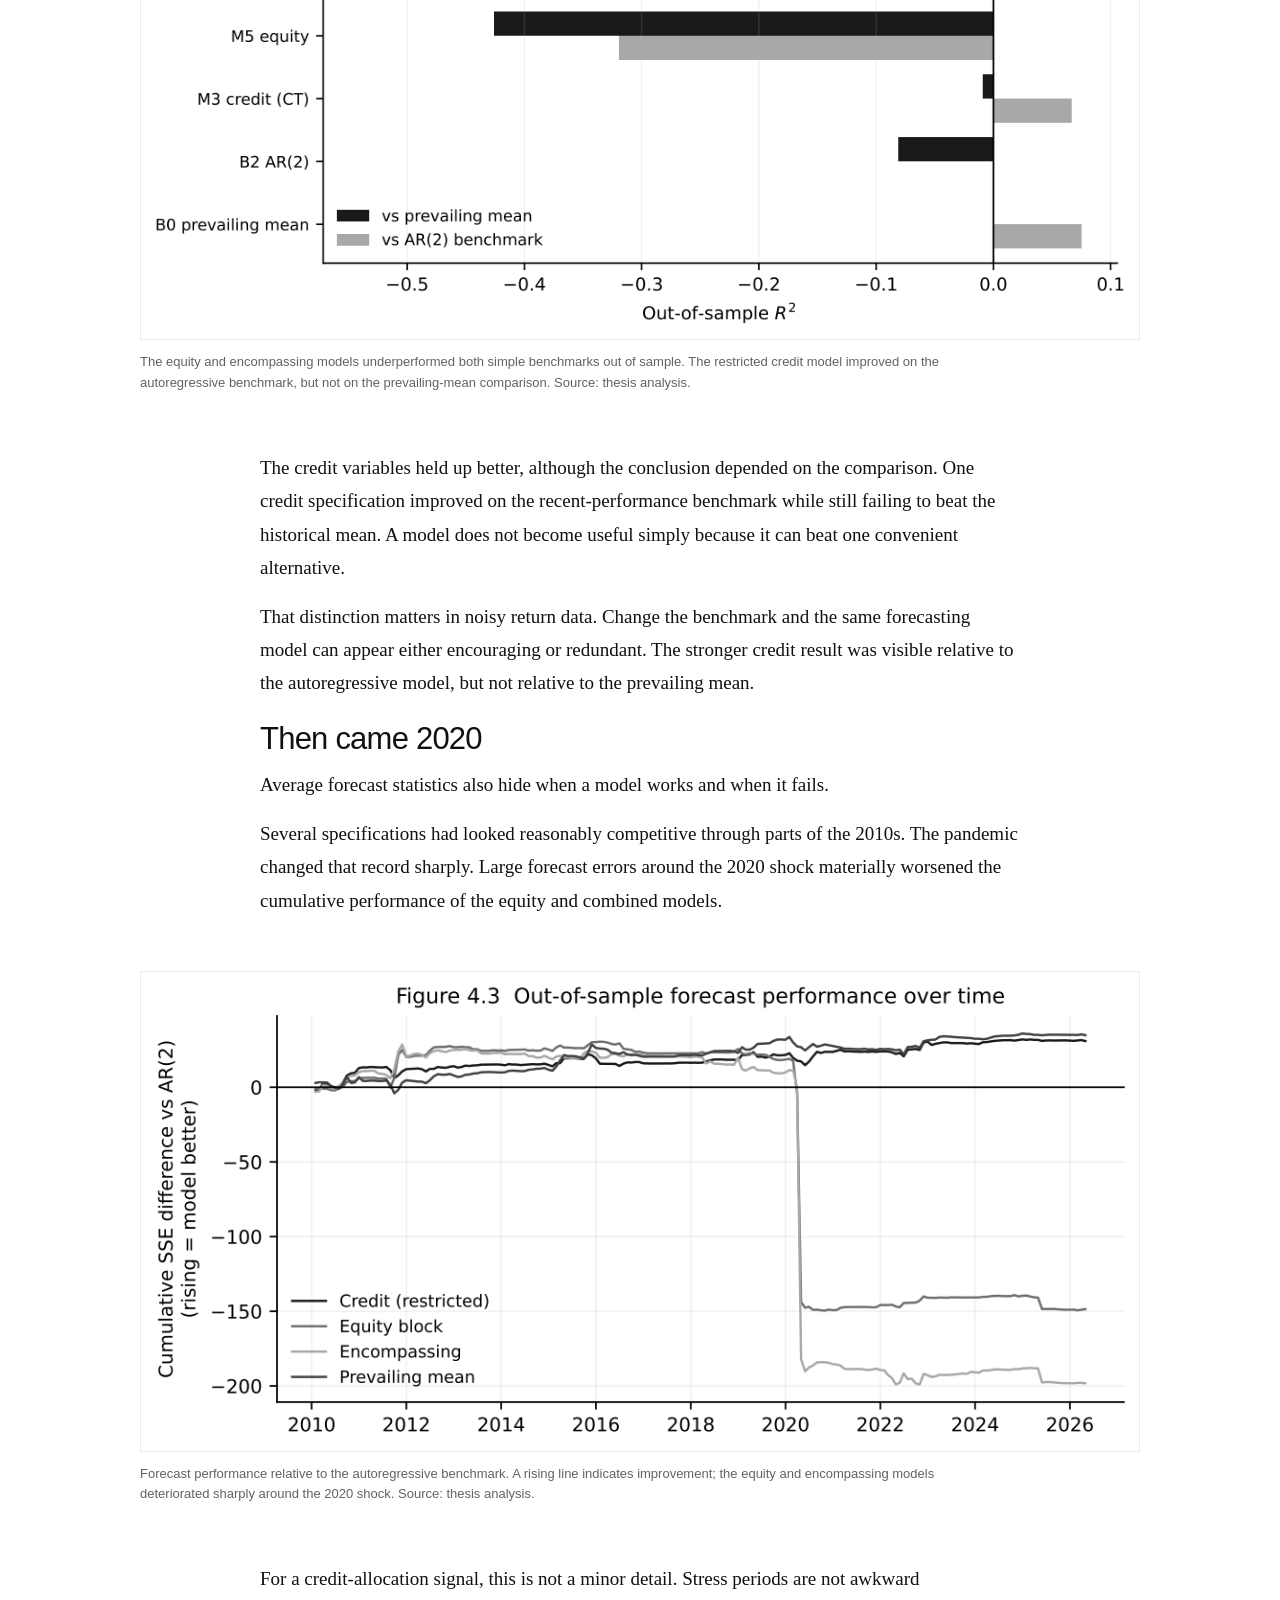
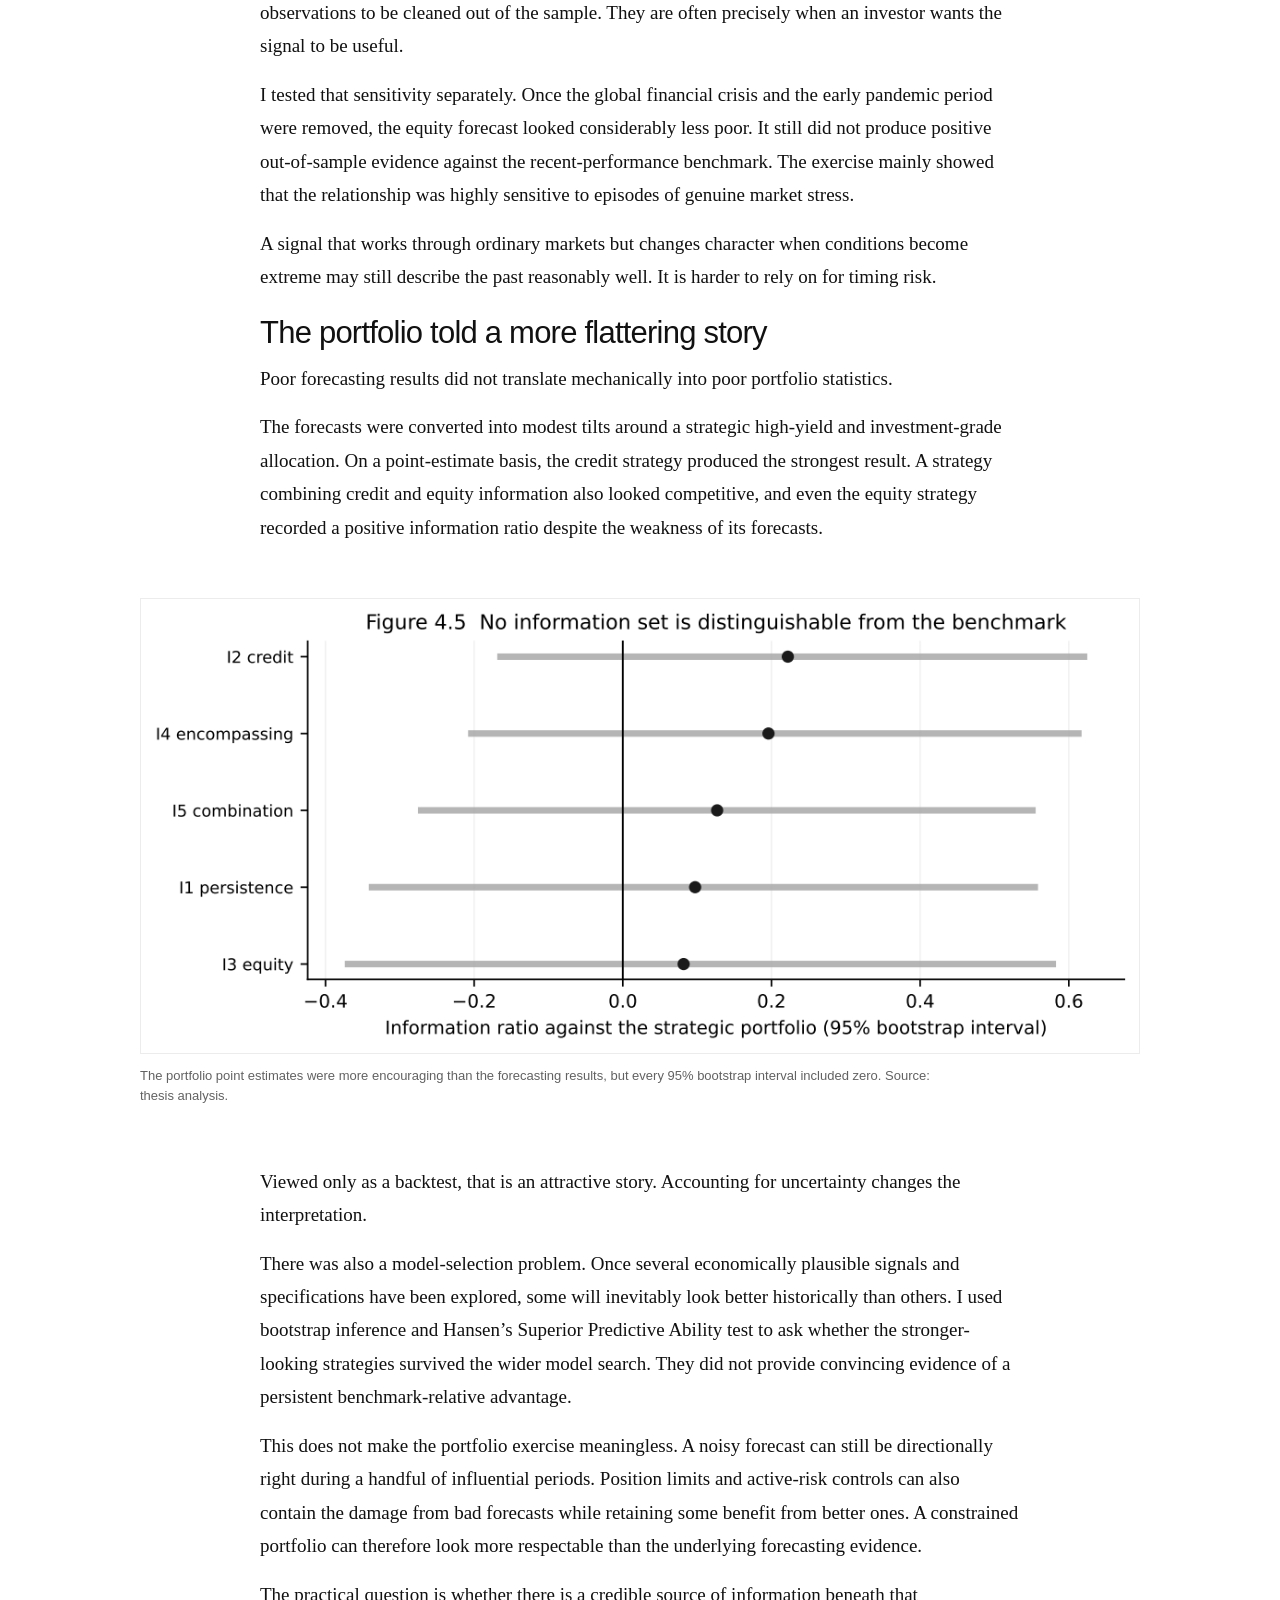
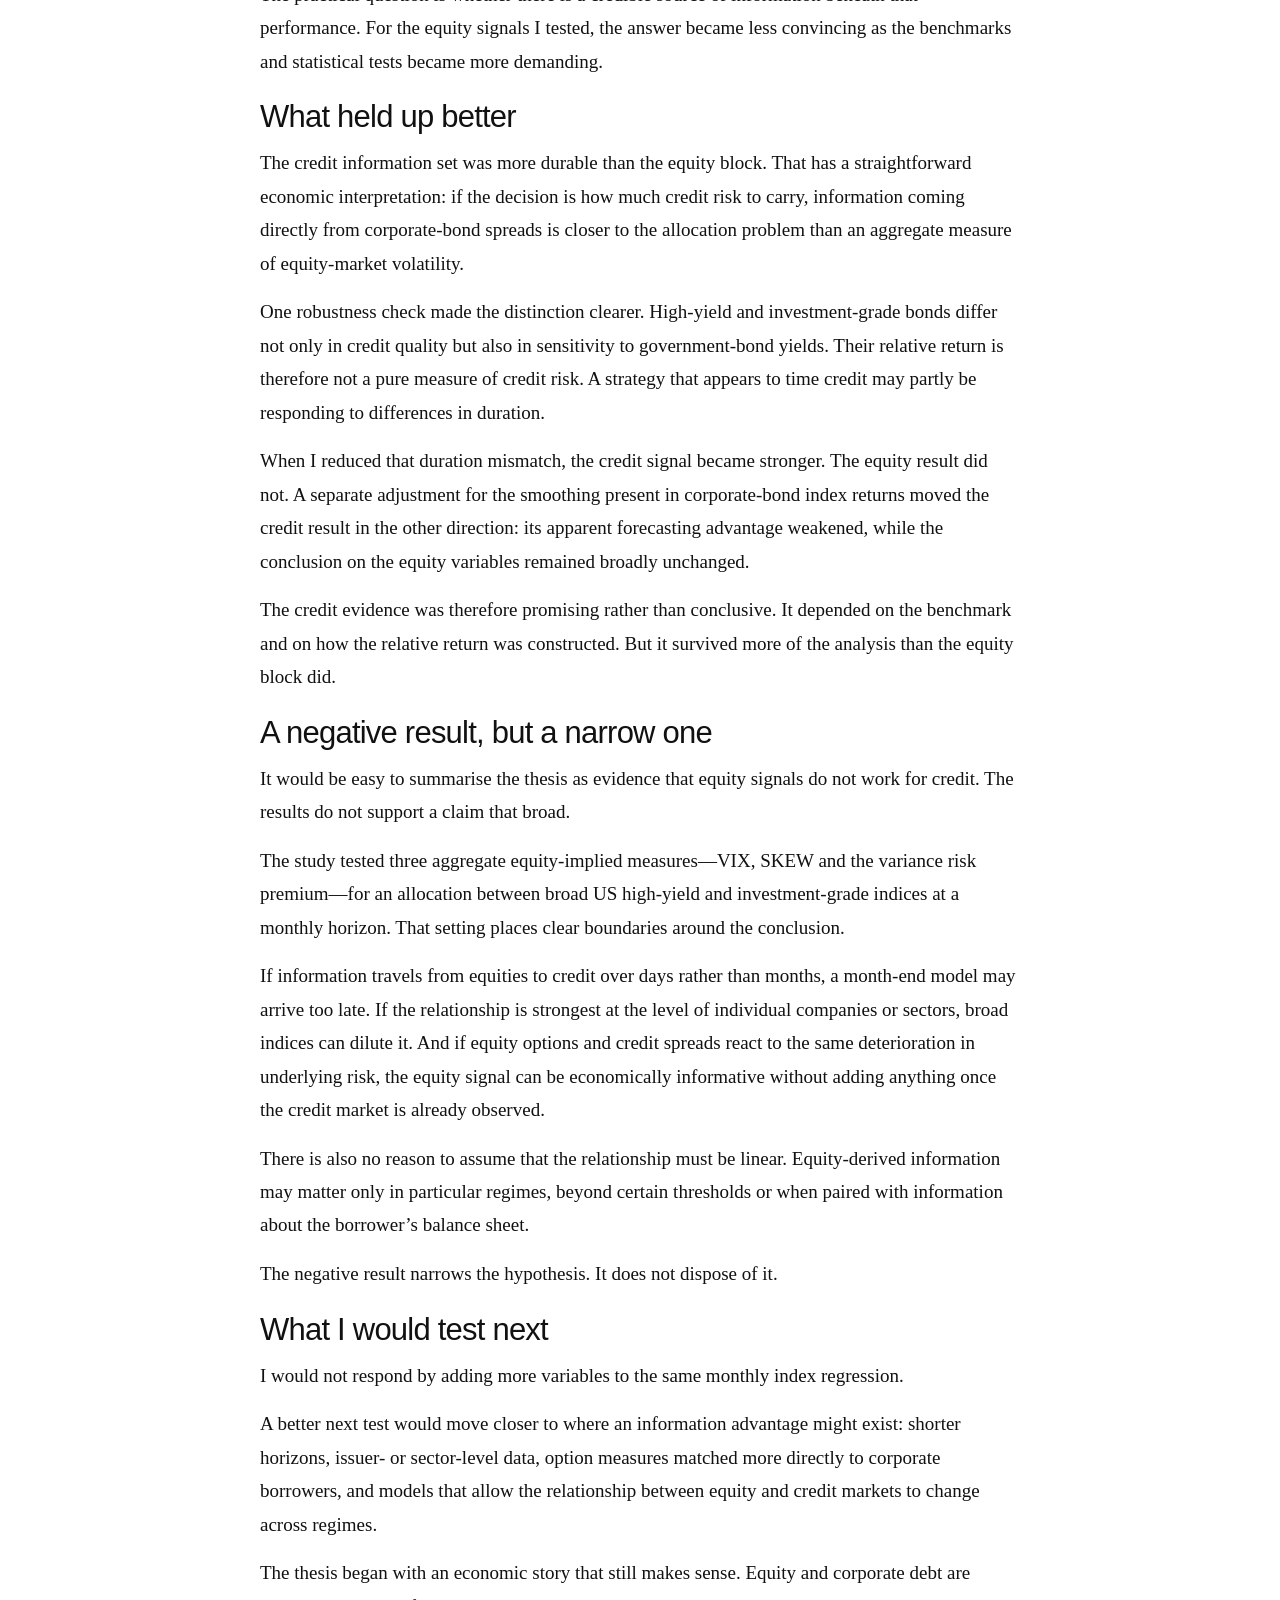
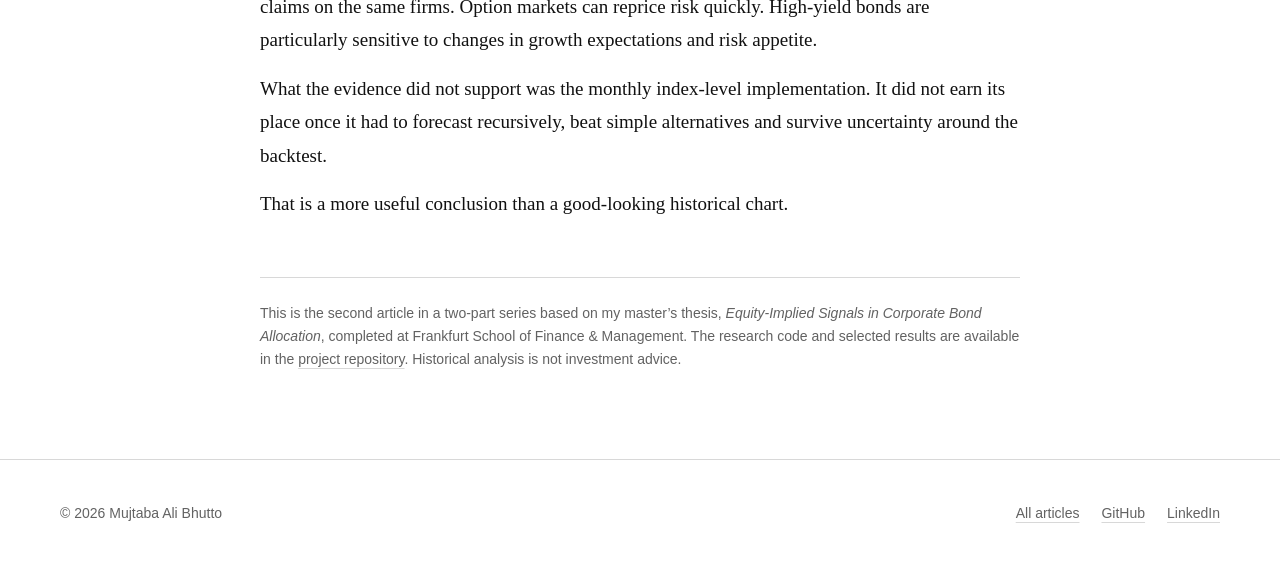
<file: articles/why-plausible-investment-signals-fail-out-of-sample/index.html>
<!doctype html>
<html lang="en">
<head>
  <meta charset="utf-8">
  <meta name="viewport" content="width=device-width, initial-scale=1">
  <meta name="description" content="Why economically plausible investment signals can produce respectable backtests yet fail to add useful information out of sample.">
  <link rel="canonical" href="https://mujtababhutto.github.io/articles/why-plausible-investment-signals-fail-out-of-sample/">
  <meta property="og:type" content="article">
  <meta property="og:site_name" content="Mujtaba Ali Bhutto">
  <meta property="og:title" content="Why Plausible Investment Signals Fail Out of Sample">
  <meta property="og:description" content="A plausible market story and a respectable backtest are not enough. The harder question is whether a signal adds information that survives out of sample.">
  <meta property="og:url" content="https://mujtababhutto.github.io/articles/why-plausible-investment-signals-fail-out-of-sample/">
  <meta property="og:image" content="https://mujtababhutto.github.io/assets/images/article-2-preview.png">
  <meta property="og:image:width" content="1200">
  <meta property="og:image:height" content="630">
  <meta property="article:published_time" content="2026-09-05">
  <meta name="twitter:card" content="summary_large_image">
  <meta name="twitter:title" content="Why Plausible Investment Signals Fail Out of Sample">
  <meta name="twitter:description" content="A plausible market story and a respectable backtest are not enough. The harder question is whether a signal adds information that survives out of sample.">
  <meta name="twitter:image" content="https://mujtababhutto.github.io/assets/images/article-2-preview.png">
  <title>Why Plausible Investment Signals Fail Out of Sample — Mujtaba Ali Bhutto</title>
  <link rel="stylesheet" href="/assets/css/styles.css?v=7">
</head>
<body>
  <header class="site-header">
    <div class="container header-inner">
      <a class="site-name" href="/">Mujtaba Ali Bhutto</a>
      <nav class="site-nav" aria-label="Primary navigation">
        <a href="/">Home</a>
        <a href="/projects/">Projects</a>
        <a href="/articles/" aria-current="page">Articles</a>
        <a href="/about/">About</a>
      </nav>
    </div>
  </header>

  <main>
    <article class="article-page">
      <header class="article-header container">
        <p class="eyebrow">Forecasting · Backtests · Model risk</p>
        <h1>Why Plausible Investment Signals Fail Out of Sample</h1>
        <p class="article-deck">The equity signals in my thesis made economic sense, and some produced respectable portfolio results. They still failed the more important test: adding useful information out of sample.</p>
        <div class="article-byline">
          <span>By Mujtaba Ali Bhutto</span>
          <time datetime="2026-09-05">5 September 2026</time>
          <span>8 min read</span>
        </div>
      </header>

      <div class="article-body container">
        <p class="article-lead">The equity signals failed their first real test.</p>

        <p>They did not forecast the relative performance of high-yield and investment-grade corporate bonds better than simple alternatives. Once credit-market information and realistic benchmarks were taken into account, the apparent advantage largely disappeared.</p>

        <p>The portfolio results were less straightforward. Some tactical strategies still produced respectable historical performance, and one of the combined models looked reasonably competitive on a risk-adjusted basis. Had I started with the backtest and stopped there, the conclusion would have been much more flattering.</p>

        <p>That gap between a plausible signal, a weak forecast and a decent-looking portfolio became one of the more useful results of the thesis.</p>

        <h2>A signal should beat what you already know</h2>

        <p>Investment backtests often begin at the end. A model generates positions, those positions generate returns and a Sharpe or information ratio becomes the verdict on whether the idea worked.</p>

        <p>I approached the problem in the opposite order. Before asking whether a strategy made money historically, I wanted to know whether the information behind it improved the forecast.</p>

        <p>The target was the monthly relative performance of high yield over investment grade. Each model therefore had to compete with information an investor could already have used. One benchmark assumed that future relative returns would resemble their recursively estimated historical average. Another allowed recent relative performance to contain some information about what came next.</p>

        <p>The equity-derived signals did worse than both.</p>

        <figure>
          <img src="images/out-of-sample-benchmarks.png" alt="Out-of-sample performance of credit and equity models against the prevailing-mean and autoregressive benchmarks">
          <figcaption>The equity and encompassing models underperformed both simple benchmarks out of sample. The restricted credit model improved on the autoregressive benchmark, but not on the prevailing-mean comparison. Source: thesis analysis.</figcaption>
        </figure>

        <p>The credit variables held up better, although the conclusion depended on the comparison. One credit specification improved on the recent-performance benchmark while still failing to beat the historical mean. A model does not become useful simply because it can beat one convenient alternative.</p>

        <p>That distinction matters in noisy return data. Change the benchmark and the same forecasting model can appear either encouraging or redundant. The stronger credit result was visible relative to the autoregressive model, but not relative to the prevailing mean.</p>

        <h2>Then came 2020</h2>

        <p>Average forecast statistics also hide when a model works and when it fails.</p>

        <p>Several specifications had looked reasonably competitive through parts of the 2010s. The pandemic changed that record sharply. Large forecast errors around the 2020 shock materially worsened the cumulative performance of the equity and combined models.</p>

        <figure>
          <img src="images/forecast-performance-over-time.png" alt="Cumulative out-of-sample forecast performance showing a sharp deterioration in equity-based models during 2020">
          <figcaption>Forecast performance relative to the autoregressive benchmark. A rising line indicates improvement; the equity and encompassing models deteriorated sharply around the 2020 shock. Source: thesis analysis.</figcaption>
        </figure>

        <p>For a credit-allocation signal, this is not a minor detail. Stress periods are not awkward observations to be cleaned out of the sample. They are often precisely when an investor wants the signal to be useful.</p>

        <p>I tested that sensitivity separately. Once the global financial crisis and the early pandemic period were removed, the equity forecast looked considerably less poor. It still did not produce positive out-of-sample evidence against the recent-performance benchmark. The exercise mainly showed that the relationship was highly sensitive to episodes of genuine market stress.</p>

        <p>A signal that works through ordinary markets but changes character when conditions become extreme may still describe the past reasonably well. It is harder to rely on for timing risk.</p>

        <h2>The portfolio told a more flattering story</h2>

        <p>Poor forecasting results did not translate mechanically into poor portfolio statistics.</p>

        <p>The forecasts were converted into modest tilts around a strategic high-yield and investment-grade allocation. On a point-estimate basis, the credit strategy produced the strongest result. A strategy combining credit and equity information also looked competitive, and even the equity strategy recorded a positive information ratio despite the weakness of its forecasts.</p>

        <figure>
          <img src="images/information-ratios.png" alt="Information-ratio estimates and bootstrap confidence intervals for five tactical allocation strategies">
          <figcaption>The portfolio point estimates were more encouraging than the forecasting results, but every 95% bootstrap interval included zero. Source: thesis analysis.</figcaption>
        </figure>

        <p>Viewed only as a backtest, that is an attractive story. Accounting for uncertainty changes the interpretation.</p>

        <p>There was also a model-selection problem. Once several economically plausible signals and specifications have been explored, some will inevitably look better historically than others. I used bootstrap inference and Hansen’s Superior Predictive Ability test to ask whether the stronger-looking strategies survived the wider model search. They did not provide convincing evidence of a persistent benchmark-relative advantage.</p>

        <p>This does not make the portfolio exercise meaningless. A noisy forecast can still be directionally right during a handful of influential periods. Position limits and active-risk controls can also contain the damage from bad forecasts while retaining some benefit from better ones. A constrained portfolio can therefore look more respectable than the underlying forecasting evidence.</p>

        <p>The practical question is whether there is a credible source of information beneath that performance. For the equity signals I tested, the answer became less convincing as the benchmarks and statistical tests became more demanding.</p>

        <h2>What held up better</h2>

        <p>The credit information set was more durable than the equity block. That has a straightforward economic interpretation: if the decision is how much credit risk to carry, information coming directly from corporate-bond spreads is closer to the allocation problem than an aggregate measure of equity-market volatility.</p>

        <p>One robustness check made the distinction clearer. High-yield and investment-grade bonds differ not only in credit quality but also in sensitivity to government-bond yields. Their relative return is therefore not a pure measure of credit risk. A strategy that appears to time credit may partly be responding to differences in duration.</p>

        <p>When I reduced that duration mismatch, the credit signal became stronger. The equity result did not. A separate adjustment for the smoothing present in corporate-bond index returns moved the credit result in the other direction: its apparent forecasting advantage weakened, while the conclusion on the equity variables remained broadly unchanged.</p>

        <p>The credit evidence was therefore promising rather than conclusive. It depended on the benchmark and on how the relative return was constructed. But it survived more of the analysis than the equity block did.</p>

        <h2>A negative result, but a narrow one</h2>

        <p>It would be easy to summarise the thesis as evidence that equity signals do not work for credit. The results do not support a claim that broad.</p>

        <p>The study tested three aggregate equity-implied measures—VIX, SKEW and the variance risk premium—for an allocation between broad US high-yield and investment-grade indices at a monthly horizon. That setting places clear boundaries around the conclusion.</p>

        <p>If information travels from equities to credit over days rather than months, a month-end model may arrive too late. If the relationship is strongest at the level of individual companies or sectors, broad indices can dilute it. And if equity options and credit spreads react to the same deterioration in underlying risk, the equity signal can be economically informative without adding anything once the credit market is already observed.</p>

        <p>There is also no reason to assume that the relationship must be linear. Equity-derived information may matter only in particular regimes, beyond certain thresholds or when paired with information about the borrower’s balance sheet.</p>

        <p>The negative result narrows the hypothesis. It does not dispose of it.</p>

        <h2>What I would test next</h2>

        <p>I would not respond by adding more variables to the same monthly index regression.</p>

        <p>A better next test would move closer to where an information advantage might exist: shorter horizons, issuer- or sector-level data, option measures matched more directly to corporate borrowers, and models that allow the relationship between equity and credit markets to change across regimes.</p>

        <p>The thesis began with an economic story that still makes sense. Equity and corporate debt are claims on the same firms. Option markets can reprice risk quickly. High-yield bonds are particularly sensitive to changes in growth expectations and risk appetite.</p>

        <p>What the evidence did not support was the monthly index-level implementation. It did not earn its place once it had to forecast recursively, beat simple alternatives and survive uncertainty around the backtest.</p>

        <p>That is a more useful conclusion than a good-looking historical chart.</p>

        <aside class="article-note">
          <p>This is the second article in a two-part series based on my master’s thesis, <em>Equity-Implied Signals in Corporate Bond Allocation</em>, completed at Frankfurt School of Finance &amp; Management. The research code and selected results are available in the <a href="https://github.com/mujtababhutto/Equity-implied-signals-in-corporate-bond-allocation">project repository</a>. Historical analysis is not investment advice.</p>
        </aside>
      </div>
    </article>
  </main>

  <footer class="site-footer">
    <div class="container footer-inner">
      <span>© 2026 Mujtaba Ali Bhutto</span>
      <div class="footer-links">
        <a href="/articles/">All articles</a>
        <a href="https://github.com/mujtababhutto">GitHub</a>
        <a href="https://www.linkedin.com/in/mujtabaalibhutto/">LinkedIn</a>
      </div>
    </div>
  </footer>
</body>
</html>
</file>
<file: assets/css/styles.css>
:root {
  --ink: #111111;
  --muted: #626262;
  --rule: #d8d8d8;
  --soft-rule: #ececec;
  --accent: #17324d;
  --paper: #ffffff;
  --content: 1160px;
  --reading: 760px;
}

* {
  box-sizing: border-box;
}

html {
  scroll-behavior: smooth;
}

body {
  margin: 0;
  background: var(--paper);
  color: var(--ink);
  font-family: Arial, Helvetica, sans-serif;
  font-size: 16px;
  line-height: 1.65;
  -webkit-font-smoothing: antialiased;
}

a {
  color: inherit;
  text-decoration-color: var(--rule);
  text-decoration-thickness: 1px;
  text-underline-offset: 4px;
}

a:hover {
  color: var(--accent);
  text-decoration-color: var(--accent);
}

a:focus-visible {
  outline: 2px solid var(--accent);
  outline-offset: 4px;
}

img {
  display: block;
  max-width: 100%;
}

.container {
  width: min(calc(100% - 48px), var(--content));
  margin: 0 auto;
}

.site-header {
  border-bottom: 1px solid var(--rule);
  background: var(--paper);
}

.header-inner {
  min-height: 76px;
  display: flex;
  align-items: center;
  justify-content: space-between;
  gap: 32px;
}

.site-name {
  font-size: 15px;
  font-weight: 700;
  letter-spacing: 0.01em;
  text-decoration: none;
  white-space: nowrap;
}

.site-nav {
  display: flex;
  flex-wrap: wrap;
  justify-content: flex-end;
  gap: 26px;
  font-size: 14px;
}

.site-nav a {
  text-decoration: none;
  padding: 4px 0;
  border-bottom: 1px solid transparent;
}

.site-nav a:hover,
.site-nav a[aria-current="page"] {
  color: var(--ink);
  border-bottom-color: var(--ink);
}

.hero {
  padding: 78px 0 74px;
}

.hero-single {
  max-width: var(--content);
}

.eyebrow,
.project-meta,
.section-index,
.status {
  margin: 0 0 18px;
  color: var(--muted);
  font-size: 12px;
  font-weight: 700;
  letter-spacing: 0.1em;
  line-height: 1.4;
  text-transform: uppercase;
}

.hero h1 {
  max-width: 900px;
  margin: 0;
  font-size: clamp(48px, 6.5vw, 76px);
  font-weight: 500;
  letter-spacing: -0.045em;
  line-height: 1.02;
}

.hero-role {
  max-width: 920px;
  margin: 18px 0 0;
  color: #292929;
  font-size: clamp(23px, 3vw, 34px);
  line-height: 1.25;
  letter-spacing: -0.025em;
}

.page-header h1 {
  max-width: 900px;
  margin: 0;
  font-size: clamp(38px, 4.8vw, 54px);
  font-weight: 500;
  letter-spacing: -0.04em;
  line-height: 1.05;
}

.hero-copy {
  max-width: 900px;
  margin: 26px 0 0;
  color: #292929;
  font-size: clamp(17px, 1.8vw, 20px);
  line-height: 1.55;
}

.hero-status {
  max-width: 900px;
  margin: 20px 0 0;
  color: var(--muted);
  font-size: 15px;
}

.hero-status strong {
  color: var(--ink);
}

.hero-actions {
  display: flex;
  flex-wrap: wrap;
  gap: 24px 48px;
  align-items: center;
  justify-content: space-between;
  margin-top: 30px;
}

.hero-actions .text-links {
  margin-top: 0;
}

.social-links {
  display: flex;
  flex-wrap: wrap;
  gap: 18px;
  font-size: 13px;
  font-weight: 700;
}

.text-links {
  display: flex;
  flex-wrap: wrap;
  gap: 28px;
  margin-top: 28px;
  font-size: 15px;
  font-weight: 700;
}

.text-links a::after,
.inline-link::after {
  content: " ↗";
  font-weight: 400;
}

.hero-aside {
  padding: 20px 0 3px;
  color: var(--muted);
  font-size: 15px;
}

.hero-aside .aside-label {
  margin: 0 0 14px;
  font-size: 11px;
  font-weight: 700;
  letter-spacing: 0.1em;
  text-transform: uppercase;
}

.hero-aside h2 {
  margin: 0 0 14px;
  color: var(--ink);
  font-size: 20px;
  font-weight: 500;
  line-height: 1.3;
}

.hero-aside p {
  margin: 0 0 12px;
}

.aside-links {
  display: flex;
  flex-wrap: wrap;
  gap: 18px;
  margin-top: 22px;
  color: var(--ink);
  font-size: 13px;
  font-weight: 700;
}

.icon-link {
  display: inline-flex;
  gap: 7px;
  align-items: center;
  text-decoration: none;
}

.icon-link svg {
  width: 17px;
  height: 17px;
  fill: currentColor;
  flex: 0 0 auto;
}

.resume-link {
  padding-left: 2px;
}

.section {
  padding: 58px 0 66px;
  border-top: 1px solid var(--rule);
}

.home-page .section {
  padding-top: 48px;
  padding-bottom: 58px;
  border-top: 0;
}

.home-page .section-head {
  display: block;
  margin-bottom: 30px;
}

.section-head {
  display: grid;
  grid-template-columns: minmax(180px, 0.7fr) minmax(0, 2.3fr);
  gap: 48px;
  align-items: start;
  margin-bottom: 34px;
}

.section-head h2,
.section-title,
.content-label h2 {
  margin: 0;
  font-size: clamp(27px, 3.2vw, 40px);
  font-weight: 500;
  letter-spacing: -0.025em;
  line-height: 1.15;
}

.content-label h2 {
  margin: 0;
}

.section-intro {
  max-width: 720px;
  margin: 0;
  color: var(--muted);
  font-size: 18px;
}

.project-grid {
  display: grid;
  grid-template-columns: repeat(2, minmax(0, 1fr));
  gap: 56px 36px;
}

.project-card {
  min-width: 0;
}

.project-card.featured {
  grid-column: 1 / -1;
  display: grid;
  grid-template-columns: 1.35fr 1fr;
  gap: 42px;
  align-items: center;
}

.project-figure {
  aspect-ratio: 16 / 9;
  overflow: hidden;
  border: 1px solid var(--soft-rule);
  background: #fafafa;
}

.project-figure img {
  width: 100%;
  height: 100%;
  object-fit: contain;
  filter: grayscale(100%);
}

.project-body {
  padding-top: 22px;
}

.featured .project-body {
  padding-top: 0;
}

.project-body h3,
.project-row h2,
.article-row h2 {
  margin: 0 0 14px;
  font-size: 24px;
  font-weight: 500;
  letter-spacing: -0.02em;
  line-height: 1.22;
}

.project-body p,
.project-row p,
.article-row p {
  margin: 0;
  color: var(--muted);
}

.project-links {
  display: flex;
  flex-wrap: wrap;
  gap: 20px;
  margin-top: 20px;
  font-size: 14px;
  font-weight: 700;
}

.project-tags {
  display: flex;
  flex-wrap: wrap;
  gap: 7px;
  margin: 17px 0 0;
  padding: 0;
  color: var(--muted);
  font-size: 11px;
  font-weight: 600;
  letter-spacing: 0.025em;
  line-height: 1.4;
  list-style: none;
  text-transform: uppercase;
}

.project-tags li {
  padding: 5px 9px;
  border: 1px solid var(--rule);
  border-radius: 999px;
  background: var(--paper);
}

.home-project-grid {
  display: block;
}

.home-project-card {
  display: grid;
  grid-template-columns: 130px minmax(0, 1fr) 140px;
  gap: 32px;
  align-items: start;
  min-width: 0;
  padding: 26px 0;
}

.home-project-card + .home-project-card {
  margin-top: 10px;
}

.home-project-card h3 {
  margin: 0 0 12px;
  font-size: 22px;
  font-weight: 500;
  letter-spacing: -0.02em;
  line-height: 1.25;
}

.home-project-card p:not(.project-meta) {
  margin: 0;
  color: var(--muted);
}

.home-project-card .project-links {
  margin-top: 0;
  justify-content: flex-end;
}

.project-links a {
  text-decoration: none;
  border-bottom: 1px solid var(--rule);
}

.project-links a:hover {
  border-bottom-color: var(--accent);
}

.plain-grid {
  display: grid;
  grid-template-columns: repeat(2, minmax(0, 1fr));
  border-top: 1px solid var(--rule);
}

.plain-item {
  min-height: 190px;
  padding: 30px 32px 34px 0;
  border-bottom: 1px solid var(--rule);
}

.plain-item:nth-child(odd) {
  padding-right: 38px;
  border-right: 1px solid var(--rule);
}

.plain-item:nth-child(even) {
  padding-left: 38px;
}

.plain-item h3 {
  margin: 0 0 12px;
  font-size: 20px;
  font-weight: 500;
}

.plain-item p {
  margin: 0;
  color: var(--muted);
}

.page-header {
  padding: 68px 0 56px;
}

.page-header p {
  max-width: 760px;
  margin: 28px 0 0;
  color: var(--muted);
  font-size: 20px;
}

.page-header .page-header-links {
  margin-top: 24px;
}

.project-list,
.article-list {
  border-top: 1px solid var(--rule);
}

.project-row {
  display: grid;
  grid-template-columns: 150px minmax(0, 1.45fr) minmax(260px, 0.75fr);
  gap: 34px;
  padding: 34px 0;
  border-bottom: 1px solid var(--rule);
}

.project-row .project-links {
  margin-top: 0;
  align-content: start;
  justify-content: flex-end;
}

.project-row .project-meta,
.article-row .project-meta {
  margin: 4px 0 0;
}

.article-row {
  display: grid;
  grid-template-columns: 150px minmax(0, 1fr);
  gap: 34px;
  padding: 42px 0;
  border-bottom: 1px solid var(--rule);
}

.article-row.coming-soon {
  color: var(--muted);
}

.content-grid {
  display: grid;
  grid-template-columns: 250px minmax(0, var(--reading));
  gap: 68px;
  align-items: start;
}

.content-label {
  position: sticky;
  top: 28px;
}

.prose {
  font-size: 18px;
}

.prose p {
  margin: 0 0 1.25em;
}

.prose h2 {
  margin: 2.4em 0 0.7em;
  font-size: 28px;
  font-weight: 500;
  letter-spacing: -0.02em;
}

.content-grid > .prose > h2:first-child {
  margin-top: 0;
}

.timeline {
  margin-top: 24px;
  border-top: 1px solid var(--rule);
}

.timeline-entry {
  display: grid;
  grid-template-columns: 165px minmax(0, 1fr);
  gap: 28px;
  padding: 26px 0;
  border-bottom: 1px solid var(--rule);
}

.timeline-entry time {
  color: var(--muted);
  font-size: 14px;
}

.timeline-entry h3 {
  margin: 0 0 5px;
  font-size: 19px;
  font-weight: 700;
}

.organisation-link {
  text-decoration: none;
}

.organisation-link::after {
  content: " ↗";
  color: var(--muted);
  font-size: 0.78em;
  font-weight: 400;
}

.organisation-link:hover::after {
  color: var(--accent);
}

.timeline-entry .role {
  margin: 0 0 10px;
  color: var(--muted);
  font-size: 15px;
}

.timeline-entry p:last-child {
  margin-bottom: 0;
}

.home-page .timeline {
  border-top: 0;
}

.home-page .timeline-entry {
  padding: 18px 0;
  border-bottom: 0;
}

.home-page .timeline-entry + .timeline-entry {
  margin-top: 8px;
}

.skill-groups {
  margin-top: 24px;
  border-top: 1px solid var(--rule);
}

.skill-groups > div {
  padding: 24px 0;
  border-bottom: 1px solid var(--rule);
}

.skill-groups h3 {
  margin: 0 0 7px;
  font-size: 17px;
  font-weight: 700;
}

.skill-groups p {
  margin: 0;
  color: var(--muted);
  font-size: 16px;
}

.language-grid {
  display: grid;
  grid-template-columns: repeat(2, minmax(260px, 1fr));
  gap: 14px 36px;
  margin: 10px 0 0;
  padding: 0;
}

.language-grid > div {
  display: grid;
  grid-template-columns: 82px minmax(0, 1fr);
  gap: 14px;
  align-items: baseline;
}

.language-grid dt {
  color: var(--ink);
  font-size: 15px;
  font-weight: 700;
}

.language-grid dd {
  margin: 0;
  color: var(--muted);
  font-size: 14px;
}

.article-preview h2 {
  margin-top: 0;
}

.closing-grid {
  display: grid;
  grid-template-columns: minmax(0, 1.4fr) minmax(260px, 0.6fr);
  gap: 72px;
  align-items: end;
}

.closing-grid h2 {
  margin: 0 0 12px;
  font-size: clamp(27px, 3.2vw, 40px);
  font-weight: 500;
  letter-spacing: -0.025em;
}

.closing-grid p {
  max-width: 680px;
  margin: 0;
  color: var(--muted);
  font-size: 18px;
}

.closing-links {
  display: flex;
  flex-wrap: wrap;
  gap: 22px;
  justify-content: flex-end;
  font-size: 14px;
  font-weight: 700;
}

.closing-links a {
  text-decoration: none;
  border-bottom: 1px solid var(--rule);
}

.closing-links a:hover {
  border-bottom-color: var(--accent);
}

.article-header {
  padding-top: 84px;
  padding-bottom: 64px;
}

.article-header h1 {
  max-width: 980px;
  margin: 0;
  font-size: clamp(40px, 5vw, 62px);
  font-weight: 500;
  letter-spacing: -0.045em;
  line-height: 1.04;
}

.article-deck {
  max-width: 800px;
  margin: 30px 0 0;
  color: #303030;
  font-size: clamp(19px, 2vw, 23px);
  line-height: 1.55;
}

.article-byline {
  display: flex;
  flex-wrap: wrap;
  gap: 12px 24px;
  margin-top: 32px;
  padding-top: 20px;
  border-top: 1px solid var(--rule);
  color: var(--muted);
  font-size: 14px;
}

.article-body.container {
  width: min(calc(100% - 48px), var(--reading));
  padding-top: 34px;
  padding-bottom: 88px;
  border-top: 1px solid var(--rule);
  font-family: Georgia, "Times New Roman", serif;
  font-size: 19px;
  line-height: 1.76;
}

.article-body p {
  margin: 0 0 0.8em;
}

.article-lead {
  font-size: 24px;
  line-height: 1.5;
}

.article-body h2 {
  margin: 0.65em 0 0.35em;
  font-family: Arial, Helvetica, sans-serif;
  font-size: 31px;
  font-weight: 500;
  letter-spacing: -0.025em;
  line-height: 1.2;
}

.article-body ol {
  margin: 0 0 1.5em;
  padding-left: 24px;
}

.article-body li + li {
  margin-top: 10px;
}

.article-body figure {
  width: min(1000px, calc(100vw - 48px));
  margin: 54px 0 58px 50%;
  transform: translateX(-50%);
}

.article-body figure img {
  width: 100%;
  border: 1px solid var(--soft-rule);
}

.article-body figcaption {
  max-width: 800px;
  margin-top: 12px;
  color: var(--muted);
  font-family: Arial, Helvetica, sans-serif;
  font-size: 13px;
  line-height: 1.55;
}

.article-note {
  margin-top: 56px;
  padding-top: 24px;
  border-top: 1px solid var(--rule);
  color: var(--muted);
  font-family: Arial, Helvetica, sans-serif;
  font-size: 14px;
  line-height: 1.65;
}

.article-note p {
  margin: 0;
}

.article-share {
  display: flex;
  flex-wrap: wrap;
  align-items: baseline;
  gap: 12px 24px;
  margin-top: 28px;
  padding-top: 18px;
  border-top: 1px solid var(--soft-rule);
  font-family: Arial, Helvetica, sans-serif;
  font-size: 14px;
}

.article-share > span:first-child {
  font-weight: 700;
}

.article-share a,
.article-share button {
  border: 0;
  border-bottom: 1px solid var(--ink);
  padding: 0;
  background: transparent;
  color: var(--ink);
  font: inherit;
  cursor: pointer;
}

.article-share a {
  text-decoration: none;
}

.article-share a:hover,
.article-share button:hover {
  border-bottom-color: var(--accent);
}

.article-share-status {
  min-width: 44px;
  color: var(--muted);
  font-size: 13px;
}

.article-row h2 a {
  text-decoration: none;
}

.detail-list {
  margin: 14px 0 0;
  padding-left: 20px;
  color: #2e2e2e;
}

.detail-list li + li {
  margin-top: 10px;
}

.course-disclosure {
  margin-top: 22px;
}

.course-disclosure summary {
  display: inline-block;
  padding: 8px 0 5px;
  border-bottom: 1px solid var(--ink);
  cursor: pointer;
  font-size: 14px;
  font-weight: 700;
  list-style: none;
}

.course-disclosure summary::-webkit-details-marker {
  display: none;
}

.course-disclosure summary::after {
  content: " +";
  font-weight: 400;
}

.course-disclosure[open] summary::after {
  content: " −";
}

.course-disclosure ul {
  margin: 18px 0 0;
  padding-left: 20px;
  color: var(--muted);
}

.email-reveal {
  appearance: none;
  padding: 0 0 3px;
  border: 0;
  border-bottom: 1px solid var(--rule);
  background: transparent;
  color: var(--ink);
  cursor: pointer;
  font: inherit;
  font-weight: 700;
}

.email-reveal:hover,
.email-reveal:focus-visible {
  color: var(--accent);
  border-bottom-color: var(--accent);
}

.email-output a {
  font-weight: 700;
  text-decoration: none;
  border-bottom: 1px solid var(--rule);
}

.notice {
  max-width: 760px;
  padding: 28px 0;
  border-top: 1px solid var(--rule);
  border-bottom: 1px solid var(--rule);
  color: var(--muted);
}

.site-footer {
  padding: 42px 0 54px;
  border-top: 1px solid var(--rule);
  color: var(--muted);
  font-size: 14px;
}

.footer-inner {
  display: flex;
  justify-content: space-between;
  gap: 28px;
}

.footer-links {
  display: flex;
  gap: 22px;
}

@media (max-width: 800px) {
  .container {
    width: min(calc(100% - 32px), var(--content));
  }

  .header-inner {
    padding: 18px 0;
    align-items: flex-start;
    flex-direction: column;
    gap: 12px;
  }

  .site-nav {
    justify-content: flex-start;
    gap: 18px;
  }

  .hero,
  .page-header,
  .article-header {
    padding: 62px 0 58px;
  }

  .section {
    padding: 56px 0 64px;
  }

  .section-head,
  .project-card.featured,
  .content-grid,
  .closing-grid {
    grid-template-columns: 1fr;
    gap: 24px;
  }

  .hero-aside {
    padding: 24px 0 0;
    border-left: 0;
  }

  .hero-actions {
    align-items: flex-start;
    flex-direction: column;
  }

  .content-label {
    position: static;
  }

  .project-grid,
  .plain-grid {
    grid-template-columns: 1fr;
  }

  .home-project-card {
    grid-template-columns: 1fr;
    gap: 12px;
    padding: 24px 0;
  }

  .home-project-card .project-links {
    justify-content: flex-start;
  }

  .plain-item,
  .plain-item:nth-child(odd),
  .plain-item:nth-child(even) {
    padding: 26px 0;
    border-right: 0;
  }

  .project-row {
    grid-template-columns: 1fr;
    gap: 14px;
  }

  .closing-links {
    justify-content: flex-start;
  }

  .project-row .project-links {
    justify-content: flex-start;
  }

  .article-row {
    grid-template-columns: 1fr;
    gap: 12px;
  }

  .timeline-entry {
    grid-template-columns: 1fr;
    gap: 6px;
  }

  .footer-inner {
    flex-direction: column;
  }

  .language-grid {
    grid-template-columns: 1fr;
  }

  .article-body.container {
    width: min(calc(100% - 32px), var(--reading));
    padding-top: 30px;
    padding-bottom: 64px;
    font-size: 18px;
  }

  .article-body figure {
    width: 100%;
    margin: 42px 0;
    transform: none;
  }
}

@media (prefers-reduced-motion: reduce) {
  html {
    scroll-behavior: auto;
  }
}
</file>
